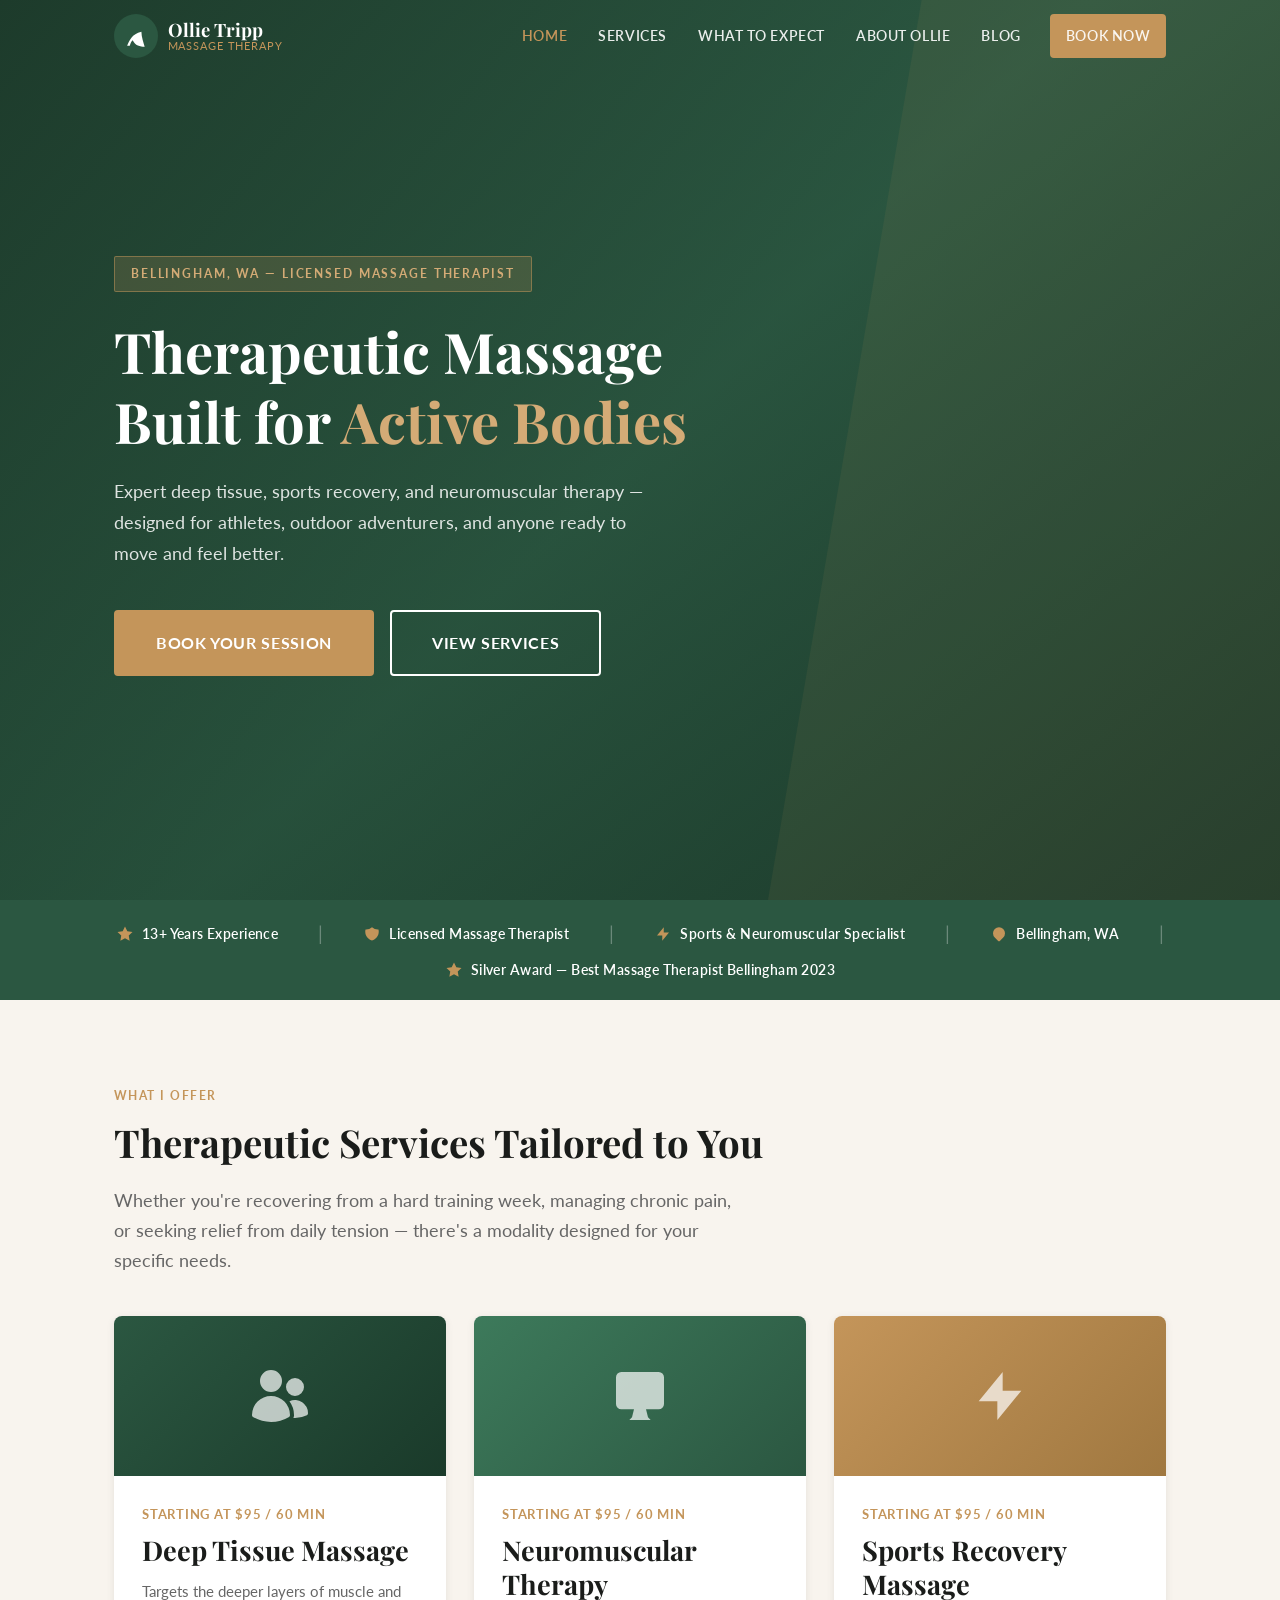
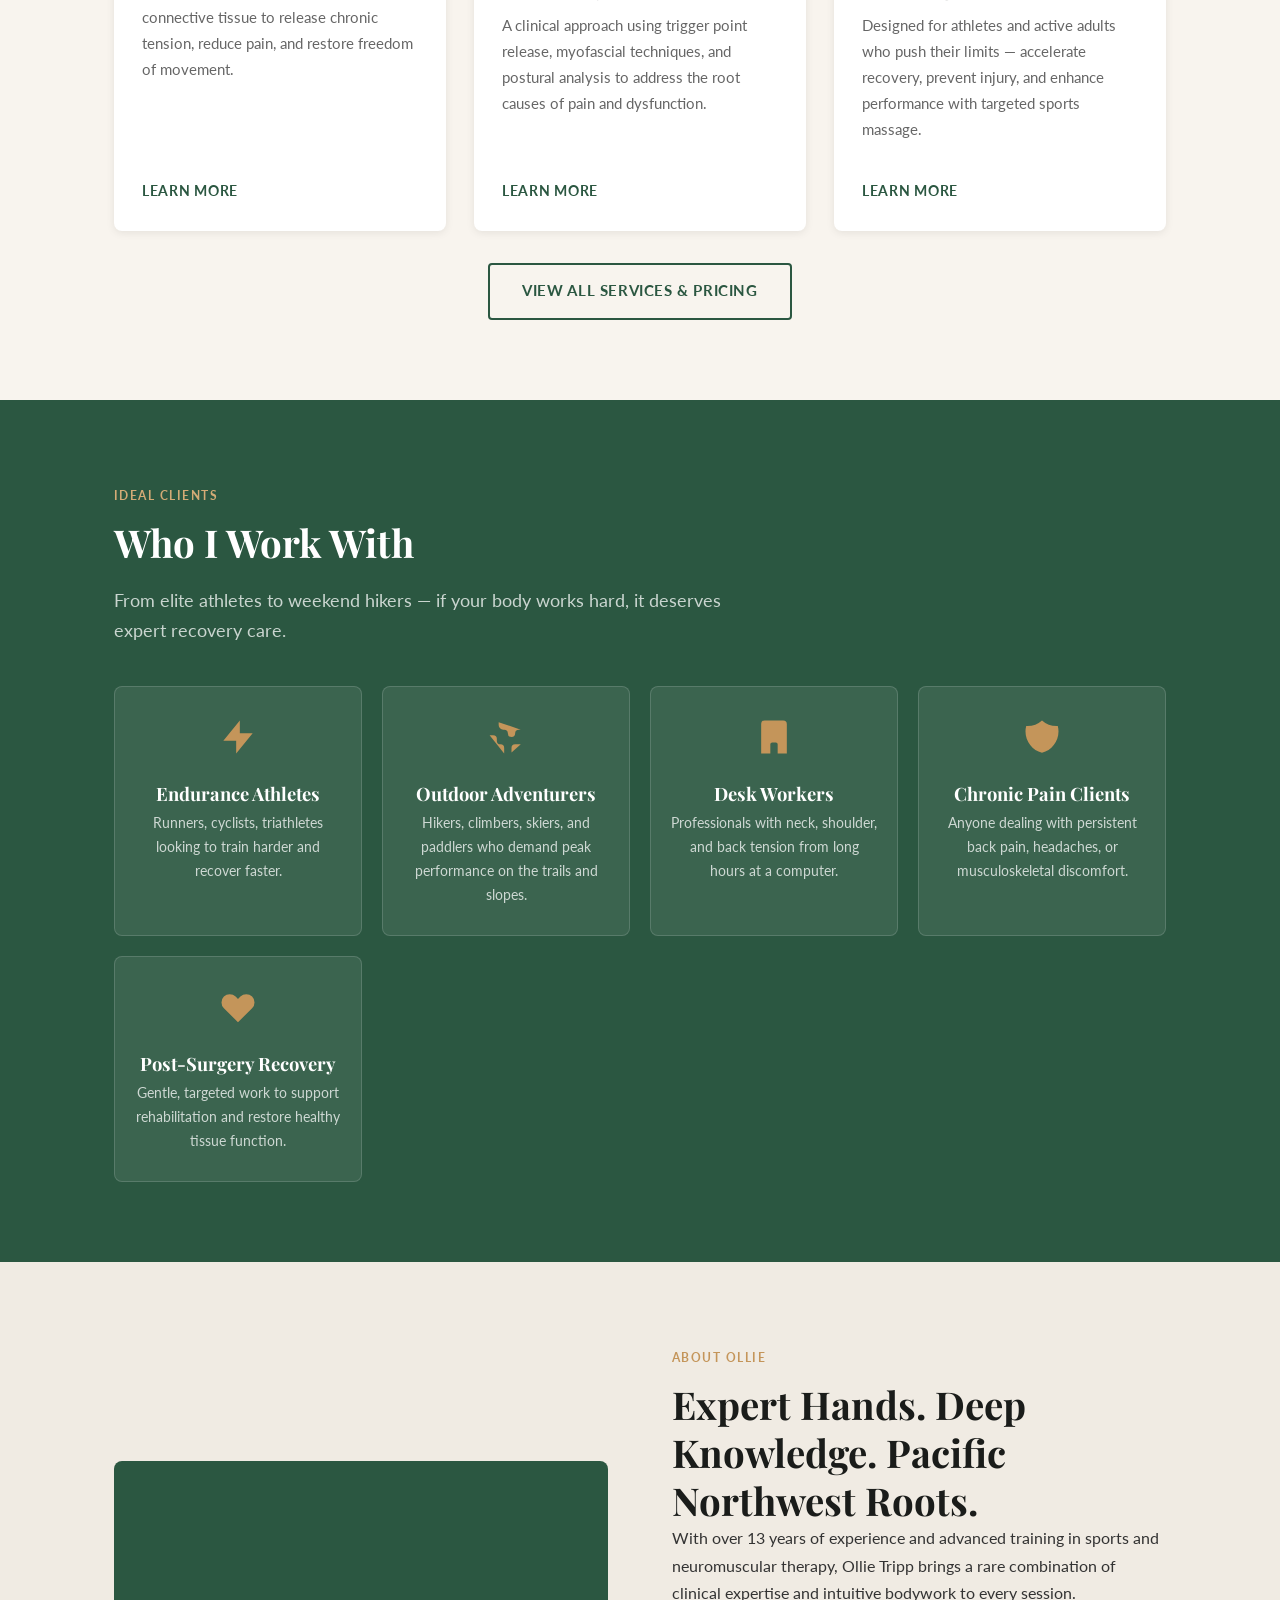
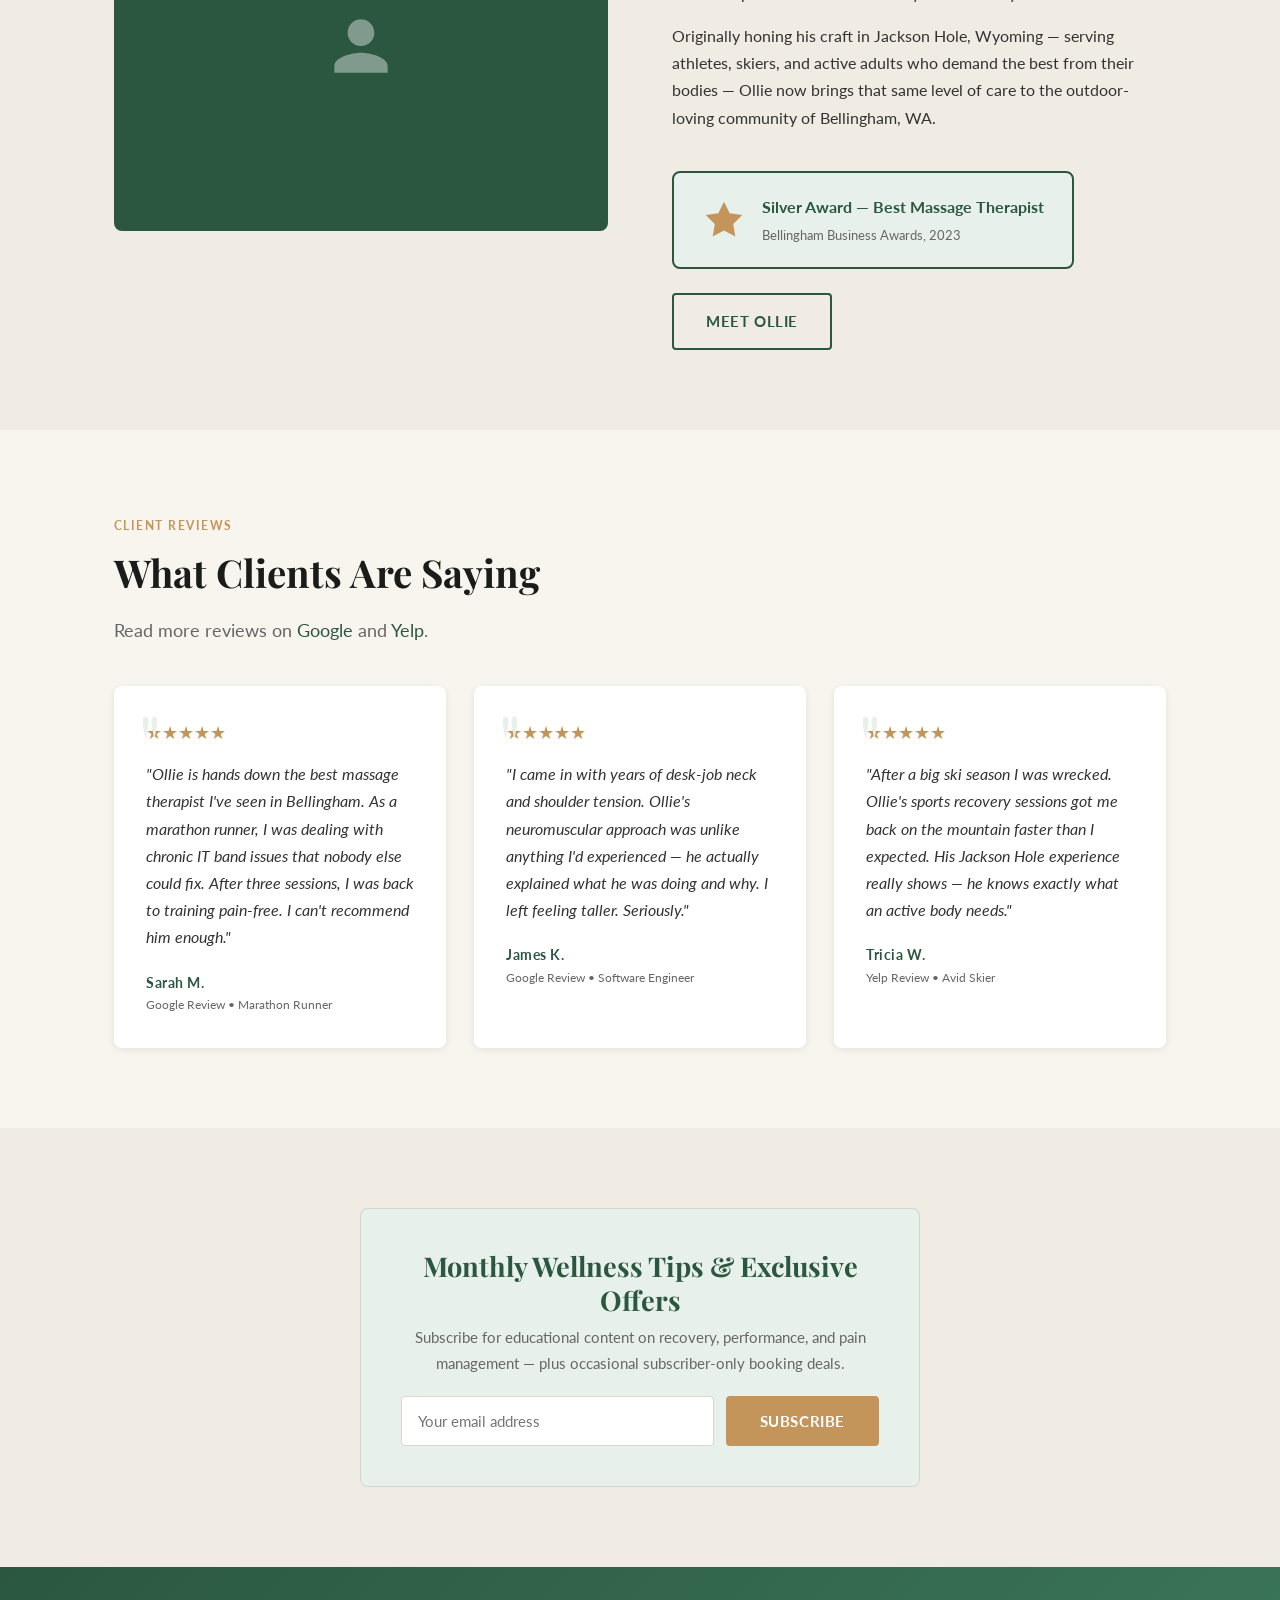
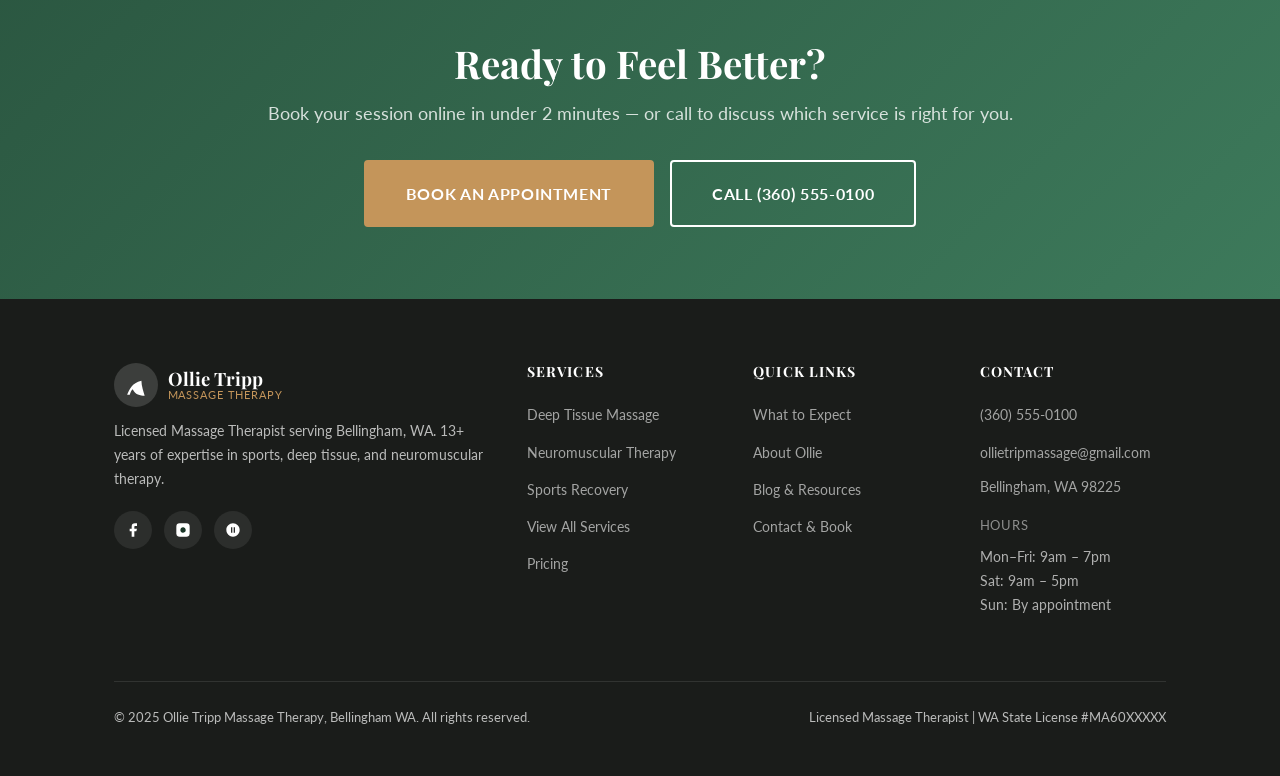
<file: website/index.html>
<!DOCTYPE html>
<html lang="en">
<head>
  <meta charset="UTF-8">
  <meta name="viewport" content="width=device-width, initial-scale=1.0">
  <title>Massage Therapy Bellingham WA | Sports &amp; Deep Tissue | Ollie Tripp</title>
  <meta name="description" content="Ollie Tripp is a licensed massage therapist in Bellingham, WA specializing in deep tissue, sports recovery, and neuromuscular therapy. 13+ years experience. Book online today.">
  <meta name="keywords" content="massage therapy Bellingham WA, deep tissue massage Bellingham, sports massage Bellingham, neuromuscular therapy, licensed massage therapist">
  <link rel="canonical" href="https://ollietrippmassage.com/">

  <!-- Open Graph -->
  <meta property="og:title" content="Massage Therapy Bellingham WA | Ollie Tripp">
  <meta property="og:description" content="13+ years of expert massage therapy in Bellingham, WA. Sports recovery, deep tissue, and neuromuscular therapy for athletes and active adults.">
  <meta property="og:type" content="website">
  <meta property="og:url" content="https://ollietrippmassage.com/">

  <!-- Google Fonts -->
  <link rel="preconnect" href="https://fonts.googleapis.com">
  <link rel="preconnect" href="https://fonts.gstatic.com" crossorigin>
  <link href="https://fonts.googleapis.com/css2?family=Playfair+Display:wght@400;600;700&family=Lato:wght@400;600;700&display=swap" rel="stylesheet">

  <link rel="stylesheet" href="css/styles.css">

  <style>
    /* Inline hero bg fallback if no image uploaded */
    .hero__bg {
      background:
        linear-gradient(135deg, rgba(27,55,40,0.88) 0%, rgba(43,87,65,0.72) 50%, rgba(27,55,40,0.82) 100%),
        linear-gradient(180deg, #2B5741 0%, #1a3a2a 100%);
    }
  </style>
</head>
<body>

  <!-- ===== NAVBAR ===== -->
  <nav class="navbar transparent" role="navigation" aria-label="Main navigation">
    <div class="navbar__inner">
      <a href="index.html" class="navbar__logo" aria-label="Ollie Tripp Massage Therapy home">
        <div class="navbar__logo-mark">
          <svg viewBox="0 0 24 24" xmlns="http://www.w3.org/2000/svg" aria-hidden="true">
            <path d="M17 8C8 10 5.9 16.17 3.82 21h2.45C7 19 7.5 17 9 16c2 5 7 6 11 6-1-4-3-9-3-14z"/>
          </svg>
        </div>
        <div class="navbar__logo-text">
          <span class="navbar__logo-name">Ollie Tripp</span>
          <span class="navbar__logo-tagline">Massage Therapy</span>
        </div>
      </a>
      <button class="navbar__hamburger" aria-label="Toggle menu" aria-expanded="false">
        <span></span><span></span><span></span>
      </button>
      <div class="navbar__nav-wrap">
        <ul class="navbar__nav">
          <li><a href="index.html">Home</a></li>
          <li><a href="services.html">Services</a></li>
          <li><a href="what-to-expect.html">What to Expect</a></li>
          <li><a href="about.html">About Ollie</a></li>
          <li><a href="blog.html">Blog</a></li>
          <li class="navbar__cta"><a href="contact.html" class="btn btn--primary">Book Now</a></li>
        </ul>
      </div>
    </div>
  </nav>

  <!-- ===== HERO ===== -->
  <section class="hero" aria-label="Hero">
    <div class="hero__bg"></div>
    <div class="hero__content">
      <span class="hero__eyebrow">Bellingham, WA &mdash; Licensed Massage Therapist</span>
      <h1 class="hero__title">
        Therapeutic Massage<br>
        Built for <span>Active Bodies</span>
      </h1>
      <p class="hero__subtitle">
        Expert deep tissue, sports recovery, and neuromuscular therapy — designed for athletes, outdoor adventurers, and anyone ready to move and feel better.
      </p>
      <div class="hero__actions">
        <a href="contact.html" class="btn btn--primary btn--lg">Book Your Session</a>
        <a href="services.html" class="btn btn--outline-white btn--lg">View Services</a>
      </div>
    </div>
  </section>

  <!-- ===== CREDENTIAL BAR ===== -->
  <div class="credential-bar" role="complementary" aria-label="Credentials">
    <div class="credential-bar__inner">
      <div class="cred-item">
        <svg viewBox="0 0 24 24" aria-hidden="true"><path d="M12 2l3.09 6.26L22 9.27l-5 4.87 1.18 6.88L12 17.77l-6.18 3.25L7 14.14 2 9.27l6.91-1.01L12 2z"/></svg>
        13+ Years Experience
      </div>
      <span class="cred-divider" aria-hidden="true">|</span>
      <div class="cred-item">
        <svg viewBox="0 0 24 24" aria-hidden="true"><path d="M9 12l2 2 4-4m5.618-4.016A11.955 11.955 0 0112 2.944a11.955 11.955 0 01-8.618 3.04A12.02 12.02 0 003 9c0 5.591 3.824 10.29 9 11.622 5.176-1.332 9-6.03 9-11.622 0-1.042-.133-2.052-.382-3.016z"/></svg>
        Licensed Massage Therapist
      </div>
      <span class="cred-divider" aria-hidden="true">|</span>
      <div class="cred-item">
        <svg viewBox="0 0 24 24" aria-hidden="true"><path d="M13 10V3L4 14h7v7l9-11h-7z"/></svg>
        Sports &amp; Neuromuscular Specialist
      </div>
      <span class="cred-divider" aria-hidden="true">|</span>
      <div class="cred-item">
        <svg viewBox="0 0 24 24" aria-hidden="true"><path d="M17.657 16.657L13.414 20.9a1.998 1.998 0 01-2.827 0l-4.244-4.243a8 8 0 1111.314 0z"/><path d="M15 11a3 3 0 11-6 0 3 3 0 016 0z"/></svg>
        Bellingham, WA
      </div>

      <!-- Award Badge inline -->
      <span class="cred-divider" aria-hidden="true">|</span>
      <div class="cred-item">
        <svg viewBox="0 0 24 24" aria-hidden="true"><path d="M12 2l3.09 6.26L22 9.27l-5 4.87 1.18 6.88L12 17.77l-6.18 3.25L7 14.14 2 9.27l6.91-1.01L12 2z"/></svg>
        Silver Award — Best Massage Therapist Bellingham 2023
      </div>
    </div>
  </div>

  <!-- ===== SERVICES OVERVIEW ===== -->
  <section class="section" aria-labelledby="services-heading">
    <div class="container">
      <span class="section-label">What I Offer</span>
      <h2 class="section-title" id="services-heading">Therapeutic Services Tailored to You</h2>
      <p class="section-subtitle">
        Whether you're recovering from a hard training week, managing chronic pain, or seeking relief from daily tension — there's a modality designed for your specific needs.
      </p>

      <div class="services-grid">

        <!-- Deep Tissue -->
        <article class="service-card">
          <div class="service-card__icon" style="background: linear-gradient(135deg, #2B5741, #1a3a2a);">
            <svg viewBox="0 0 24 24" aria-hidden="true"><path d="M4.5 6.375a4.125 4.125 0 118.25 0 4.125 4.125 0 01-8.25 0zM14.25 8.625a3.375 3.375 0 116.75 0 3.375 3.375 0 01-6.75 0zM1.5 19.125a7.125 7.125 0 0114.25 0v.003l-.001.119a.75.75 0 01-.363.63 13.067 13.067 0 01-6.761 1.873c-2.472 0-4.786-.684-6.76-1.873a.75.75 0 01-.364-.63l-.001-.122zM17.25 19.128l-.001.144a2.25 2.25 0 01-.233.96 10.088 10.088 0 005.06-1.01.75.75 0 00.42-.643 4.875 4.875 0 00-6.957-4.611 8.586 8.586 0 011.71 5.157v.003z"/></svg>
          </div>
          <div class="service-card__body">
            <span class="service-card__price">Starting at $95 / 60 min</span>
            <h3>Deep Tissue Massage</h3>
            <p>Targets the deeper layers of muscle and connective tissue to release chronic tension, reduce pain, and restore freedom of movement.</p>
            <a href="services/deep-tissue.html" class="service-card__link">
              Learn More
              <svg viewBox="0 0 24 24" width="16" height="16" fill="currentColor"><path d="M13 7l5 5m0 0l-5 5m5-5H6"/></svg>
            </a>
          </div>
        </article>

        <!-- Neuromuscular -->
        <article class="service-card">
          <div class="service-card__icon" style="background: linear-gradient(135deg, #3D7A5B, #2B5741);">
            <svg viewBox="0 0 24 24" aria-hidden="true"><path d="M9.75 17L9 20l-1 1h8l-1-1-.75-3M3 13h18M5 17h14a2 2 0 002-2V5a2 2 0 00-2-2H5a2 2 0 00-2 2v10a2 2 0 002 2z"/></svg>
          </div>
          <div class="service-card__body">
            <span class="service-card__price">Starting at $95 / 60 min</span>
            <h3>Neuromuscular Therapy</h3>
            <p>A clinical approach using trigger point release, myofascial techniques, and postural analysis to address the root causes of pain and dysfunction.</p>
            <a href="services/neuromuscular.html" class="service-card__link">
              Learn More
              <svg viewBox="0 0 24 24" width="16" height="16" fill="currentColor"><path d="M13 7l5 5m0 0l-5 5m5-5H6"/></svg>
            </a>
          </div>
        </article>

        <!-- Sports Recovery -->
        <article class="service-card">
          <div class="service-card__icon" style="background: linear-gradient(135deg, #C4955A, #a07840);">
            <svg viewBox="0 0 24 24" aria-hidden="true"><path d="M13 10V3L4 14h7v7l9-11h-7z"/></svg>
          </div>
          <div class="service-card__body">
            <span class="service-card__price">Starting at $95 / 60 min</span>
            <h3>Sports Recovery Massage</h3>
            <p>Designed for athletes and active adults who push their limits — accelerate recovery, prevent injury, and enhance performance with targeted sports massage.</p>
            <a href="services/sports-recovery.html" class="service-card__link">
              Learn More
              <svg viewBox="0 0 24 24" width="16" height="16" fill="currentColor"><path d="M13 7l5 5m0 0l-5 5m5-5H6"/></svg>
            </a>
          </div>
        </article>

      </div>

      <div class="text-center mt-2">
        <a href="services.html" class="btn btn--outline">View All Services &amp; Pricing</a>
      </div>
    </div>
  </section>

  <!-- ===== WHO I WORK WITH ===== -->
  <section class="section section--dark" aria-labelledby="who-heading">
    <div class="container">
      <span class="section-label" style="color:var(--color-accent-light)">Ideal Clients</span>
      <h2 class="section-title" id="who-heading">Who I Work With</h2>
      <p class="section-subtitle" style="color:rgba(255,255,255,0.75)">
        From elite athletes to weekend hikers — if your body works hard, it deserves expert recovery care.
      </p>

      <div class="who-grid">
        <div class="who-card">
          <svg viewBox="0 0 24 24" aria-hidden="true"><path d="M13 10V3L4 14h7v7l9-11h-7z"/></svg>
          <h4>Endurance Athletes</h4>
          <p>Runners, cyclists, triathletes looking to train harder and recover faster.</p>
        </div>
        <div class="who-card">
          <svg viewBox="0 0 24 24" aria-hidden="true"><path d="M3.055 11H5a2 2 0 012 2v1a2 2 0 002 2 2 2 0 012 2v2.945M8 3.935V5.5A2.5 2.5 0 0010.5 8h.5a2 2 0 012 2 2 2 0 104 0 2 2 0 012-2h1.064M15 20.488V18a2 2 0 012-2h3.064"/></svg>
          <h4>Outdoor Adventurers</h4>
          <p>Hikers, climbers, skiers, and paddlers who demand peak performance on the trails and slopes.</p>
        </div>
        <div class="who-card">
          <svg viewBox="0 0 24 24" aria-hidden="true"><path d="M19 21V5a2 2 0 00-2-2H7a2 2 0 00-2 2v16m14 0h2m-2 0h-5m-9 0H3m2 0h5M9 7h1m-1 4h1m4-4h1m-1 4h1m-5 10v-5a1 1 0 011-1h2a1 1 0 011 1v5m-4 0h4"/></svg>
          <h4>Desk Workers</h4>
          <p>Professionals with neck, shoulder, and back tension from long hours at a computer.</p>
        </div>
        <div class="who-card">
          <svg viewBox="0 0 24 24" aria-hidden="true"><path d="M9 12l2 2 4-4m5.618-4.016A11.955 11.955 0 0112 2.944a11.955 11.955 0 01-8.618 3.04A12.02 12.02 0 003 9c0 5.591 3.824 10.29 9 11.622 5.176-1.332 9-6.03 9-11.622 0-1.042-.133-2.052-.382-3.016z"/></svg>
          <h4>Chronic Pain Clients</h4>
          <p>Anyone dealing with persistent back pain, headaches, or musculoskeletal discomfort.</p>
        </div>
        <div class="who-card">
          <svg viewBox="0 0 24 24" aria-hidden="true"><path d="M4.318 6.318a4.5 4.5 0 000 6.364L12 20.364l7.682-7.682a4.5 4.5 0 00-6.364-6.364L12 7.636l-1.318-1.318a4.5 4.5 0 00-6.364 0z"/></svg>
          <h4>Post-Surgery Recovery</h4>
          <p>Gentle, targeted work to support rehabilitation and restore healthy tissue function.</p>
        </div>
      </div>
    </div>
  </section>

  <!-- ===== ABOUT SNAPSHOT ===== -->
  <section class="section section--alt" aria-labelledby="about-snapshot-heading">
    <div class="container">
      <div class="two-col">
        <div class="two-col__image">
          <!-- Replace with <img src="images/ollie-portrait.jpg" alt="Ollie Tripp, Licensed Massage Therapist"> -->
          <svg viewBox="0 0 24 24" aria-hidden="true"><path d="M12 12c2.21 0 4-1.79 4-4s-1.79-4-4-4-4 1.79-4 4 1.79 4 4 4zm0 2c-2.67 0-8 1.34-8 4v2h16v-2c0-2.66-5.33-4-8-4z"/></svg>
        </div>
        <div>
          <span class="section-label">About Ollie</span>
          <h2 id="about-snapshot-heading">Expert Hands. Deep Knowledge. Pacific Northwest Roots.</h2>
          <p>
            With over 13 years of experience and advanced training in sports and neuromuscular therapy, Ollie Tripp brings a rare combination of clinical expertise and intuitive bodywork to every session.
          </p>
          <p>
            Originally honing his craft in Jackson Hole, Wyoming — serving athletes, skiers, and active adults who demand the best from their bodies — Ollie now brings that same level of care to the outdoor-loving community of Bellingham, WA.
          </p>

          <div class="award-badge" style="margin:1.5rem 0;">
            <svg viewBox="0 0 24 24" aria-hidden="true"><path d="M12 2l3.09 6.26L22 9.27l-5 4.87 1.18 6.88L12 17.77l-6.18 3.25L7 14.14 2 9.27l6.91-1.01L12 2z"/></svg>
            <div class="award-badge__text">
              <strong>Silver Award — Best Massage Therapist</strong>
              <span>Bellingham Business Awards, 2023</span>
            </div>
          </div>

          <a href="about.html" class="btn btn--outline">Meet Ollie</a>
        </div>
      </div>
    </div>
  </section>

  <!-- ===== TESTIMONIALS ===== -->
  <section class="section" aria-labelledby="testimonials-heading">
    <div class="container">
      <span class="section-label">Client Reviews</span>
      <h2 class="section-title" id="testimonials-heading">What Clients Are Saying</h2>
      <p class="section-subtitle">
        Read more reviews on <a href="https://www.google.com/maps/search/ollie+tripp+massage+bellingham" target="_blank" rel="noopener">Google</a> and <a href="https://www.yelp.com/biz/ollie-tripp-massage-bellingham" target="_blank" rel="noopener">Yelp</a>.
      </p>

      <div class="testimonials-grid">

        <article class="testimonial-card">
          <div class="testimonial-card__stars" aria-label="5 stars">&#9733;&#9733;&#9733;&#9733;&#9733;</div>
          <p class="testimonial-card__text">
            "Ollie is hands down the best massage therapist I've seen in Bellingham. As a marathon runner, I was dealing with chronic IT band issues that nobody else could fix. After three sessions, I was back to training pain-free. I can't recommend him enough."
          </p>
          <div class="testimonial-card__author">Sarah M.</div>
          <div class="testimonial-card__source">Google Review &bull; Marathon Runner</div>
        </article>

        <article class="testimonial-card">
          <div class="testimonial-card__stars" aria-label="5 stars">&#9733;&#9733;&#9733;&#9733;&#9733;</div>
          <p class="testimonial-card__text">
            "I came in with years of desk-job neck and shoulder tension. Ollie's neuromuscular approach was unlike anything I'd experienced — he actually explained what he was doing and why. I left feeling taller. Seriously."
          </p>
          <div class="testimonial-card__author">James K.</div>
          <div class="testimonial-card__source">Google Review &bull; Software Engineer</div>
        </article>

        <article class="testimonial-card">
          <div class="testimonial-card__stars" aria-label="5 stars">&#9733;&#9733;&#9733;&#9733;&#9733;</div>
          <p class="testimonial-card__text">
            "After a big ski season I was wrecked. Ollie's sports recovery sessions got me back on the mountain faster than I expected. His Jackson Hole experience really shows — he knows exactly what an active body needs."
          </p>
          <div class="testimonial-card__author">Tricia W.</div>
          <div class="testimonial-card__source">Yelp Review &bull; Avid Skier</div>
        </article>

      </div>
    </div>
  </section>

  <!-- ===== EMAIL CAPTURE ===== -->
  <section class="section section--alt" aria-labelledby="subscribe-heading">
    <div class="container">
      <div class="email-capture">
        <h3 id="subscribe-heading">Monthly Wellness Tips &amp; Exclusive Offers</h3>
        <p>Subscribe for educational content on recovery, performance, and pain management — plus occasional subscriber-only booking deals.</p>
        <form class="email-capture__form" action="send_email.php" method="POST" aria-label="Subscribe form">
          <input type="email" name="email" placeholder="Your email address" required aria-label="Email address">
          <button type="submit" class="btn btn--primary">Subscribe</button>
        </form>
      </div>
    </div>
  </section>

  <!-- ===== BOOKING CTA ===== -->
  <div class="cta-banner">
    <div class="container">
      <h2>Ready to Feel Better?</h2>
      <p>Book your session online in under 2 minutes — or call to discuss which service is right for you.</p>
      <div style="display:flex;gap:1rem;justify-content:center;flex-wrap:wrap;">
        <a href="contact.html" class="btn btn--primary btn--lg">Book an Appointment</a>
        <a href="tel:+1-360-555-0100" class="btn btn--outline-white btn--lg">Call (360) 555-0100</a>
      </div>
    </div>
  </div>

  <!-- ===== FOOTER ===== -->
  <footer class="footer">
    <div class="container">
      <div class="footer__grid">
        <div class="footer__brand">
          <a href="index.html" class="navbar__logo" aria-label="Home">
            <div class="navbar__logo-mark" style="background:rgba(255,255,255,0.15)">
              <svg viewBox="0 0 24 24" aria-hidden="true"><path d="M17 8C8 10 5.9 16.17 3.82 21h2.45C7 19 7.5 17 9 16c2 5 7 6 11 6-1-4-3-9-3-14z"/></svg>
            </div>
            <div class="navbar__logo-text">
              <span class="navbar__logo-name">Ollie Tripp</span>
              <span class="navbar__logo-tagline">Massage Therapy</span>
            </div>
          </a>
          <p class="footer__tagline">Licensed Massage Therapist serving Bellingham, WA. 13+ years of expertise in sports, deep tissue, and neuromuscular therapy.</p>
          <div class="footer__social">
            <a href="https://facebook.com" aria-label="Facebook" target="_blank" rel="noopener">
              <svg viewBox="0 0 24 24"><path d="M18 2h-3a5 5 0 00-5 5v3H7v4h3v8h4v-8h3l1-4h-4V7a1 1 0 011-1h3z"/></svg>
            </a>
            <a href="https://instagram.com" aria-label="Instagram" target="_blank" rel="noopener">
              <svg viewBox="0 0 24 24"><rect x="2" y="2" width="20" height="20" rx="5" ry="5"/><path d="M16 11.37A4 4 0 1112.63 8 4 4 0 0116 11.37z" fill="rgba(27,55,40,1)"/><line x1="17.5" y1="6.5" x2="17.51" y2="6.5" stroke="white" stroke-width="2"/></svg>
            </a>
            <a href="https://www.yelp.com/biz/ollie-tripp-massage-bellingham" aria-label="Yelp" target="_blank" rel="noopener">
              <svg viewBox="0 0 24 24"><path d="M12 2C6.48 2 2 6.48 2 12s4.48 10 10 10 10-4.48 10-10S17.52 2 12 2zm-1 14H9V8h2v8zm4 0h-2V8h2v8z"/></svg>
            </a>
          </div>
        </div>
        <div>
          <h4>Services</h4>
          <ul>
            <li><a href="services/deep-tissue.html">Deep Tissue Massage</a></li>
            <li><a href="services/neuromuscular.html">Neuromuscular Therapy</a></li>
            <li><a href="services/sports-recovery.html">Sports Recovery</a></li>
            <li><a href="services.html">View All Services</a></li>
            <li><a href="services.html#pricing">Pricing</a></li>
          </ul>
        </div>
        <div>
          <h4>Quick Links</h4>
          <ul>
            <li><a href="what-to-expect.html">What to Expect</a></li>
            <li><a href="about.html">About Ollie</a></li>
            <li><a href="blog.html">Blog &amp; Resources</a></li>
            <li><a href="contact.html">Contact &amp; Book</a></li>
          </ul>
        </div>
        <div>
          <h4>Contact</h4>
          <ul>
            <li><a href="tel:+1-360-555-0100">(360) 555-0100</a></li>
            <li><a href="mailto:ollietripmassage@gmail.com">ollietripmassage@gmail.com</a></li>
            <li style="color:rgba(255,255,255,0.6);font-size:.9rem;">Bellingham, WA 98225</li>
          </ul>
          <div style="margin-top:1rem;">
            <p style="font-size:.8rem;letter-spacing:.06em;text-transform:uppercase;color:rgba(255,255,255,.5);margin-bottom:.5rem;">Hours</p>
            <p style="font-size:.88rem;color:rgba(255,255,255,.65);">Mon–Fri: 9am – 7pm<br>Sat: 9am – 5pm<br>Sun: By appointment</p>
          </div>
        </div>
      </div>
      <div class="footer__bottom">
        <p>&copy; 2025 Ollie Tripp Massage Therapy, Bellingham WA. All rights reserved.</p>
        <p>Licensed Massage Therapist | WA State License #MA60XXXXX</p>
      </div>
    </div>
  </footer>

  <script src="js/main.js"></script>
</body>
</html>
</file>
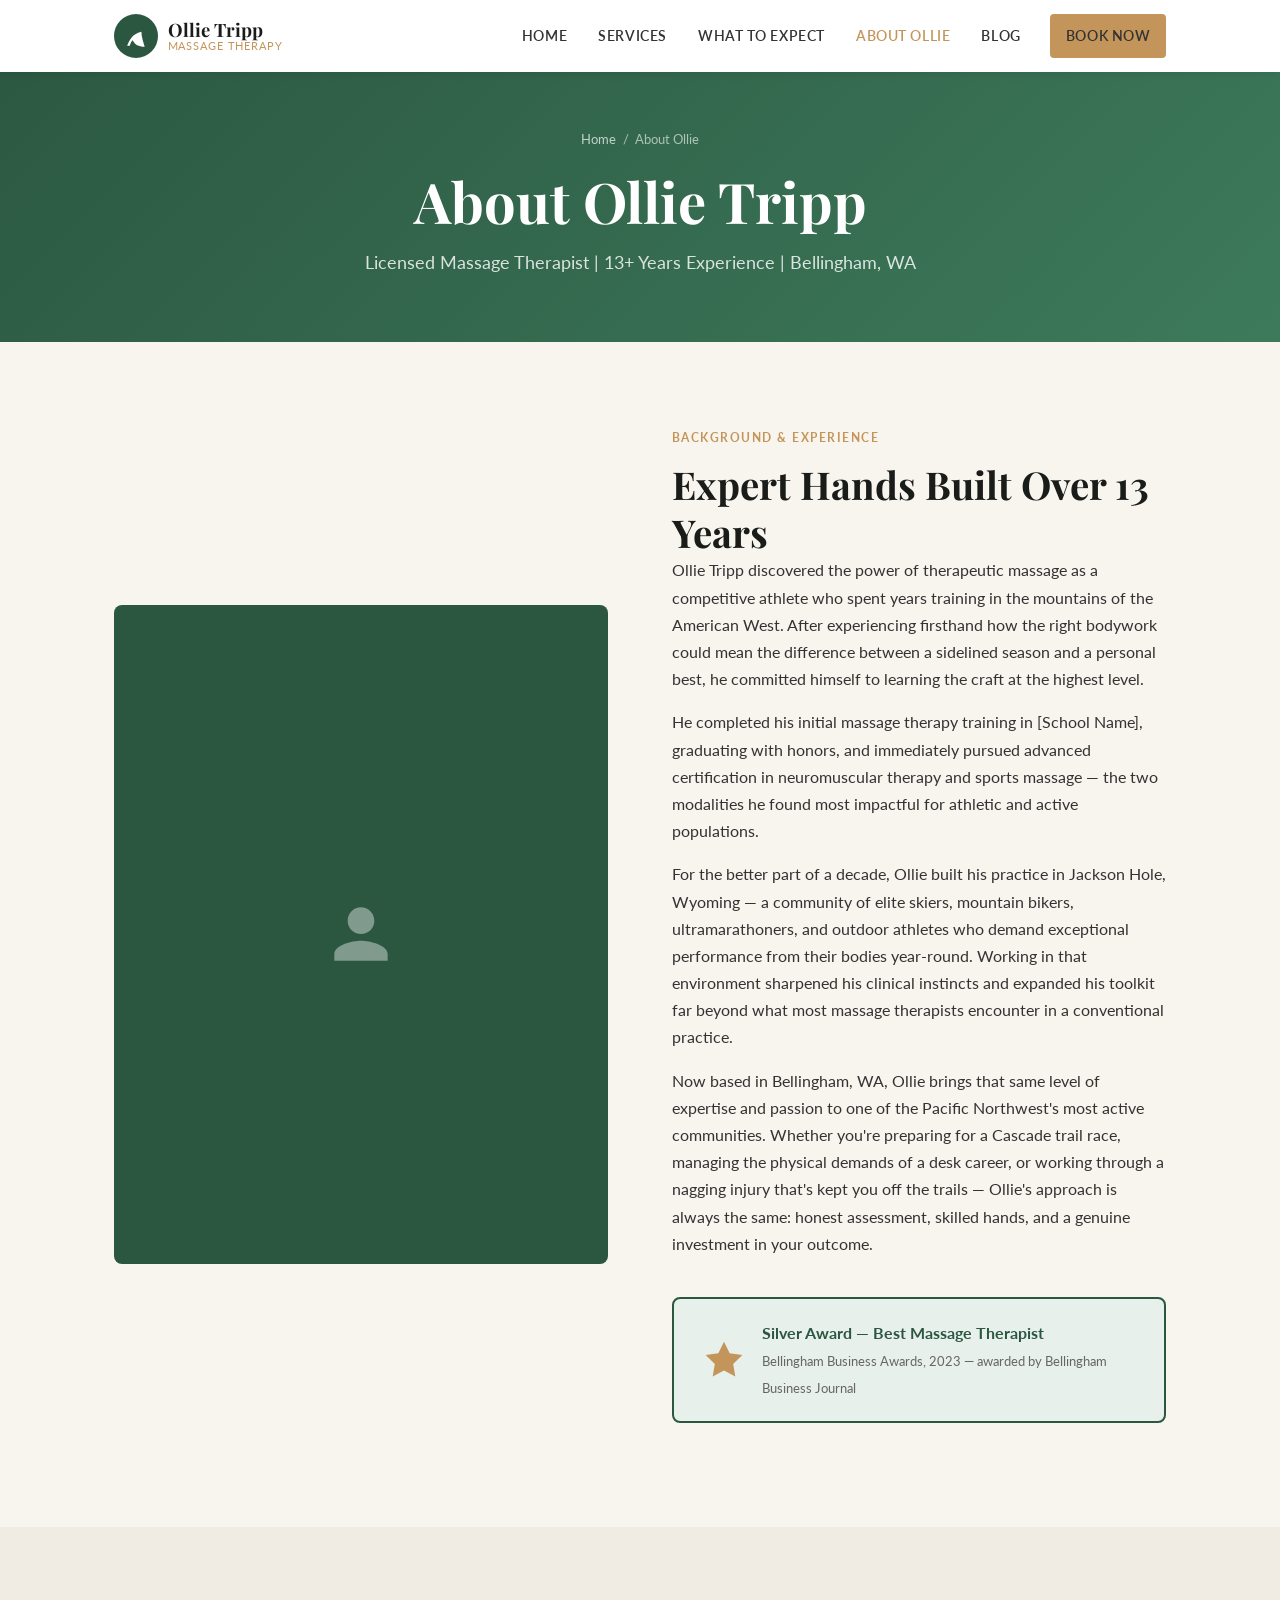
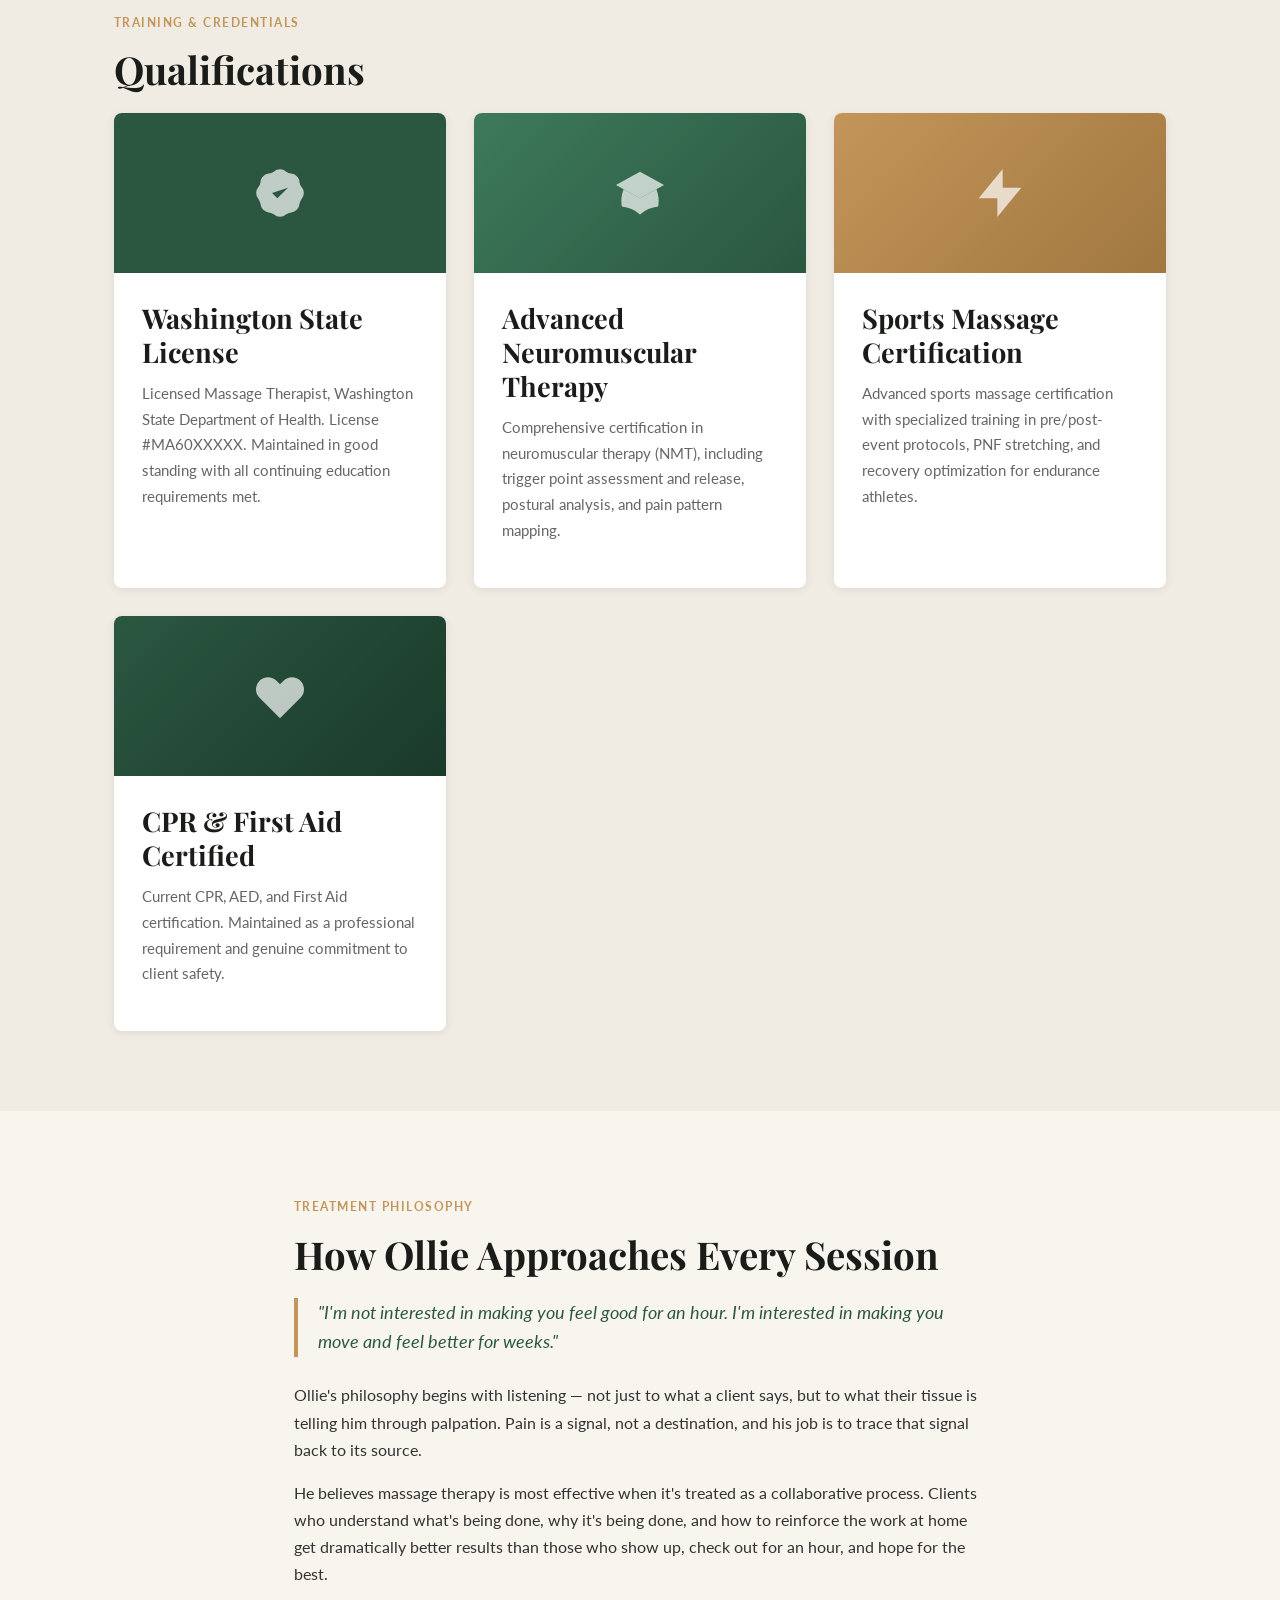
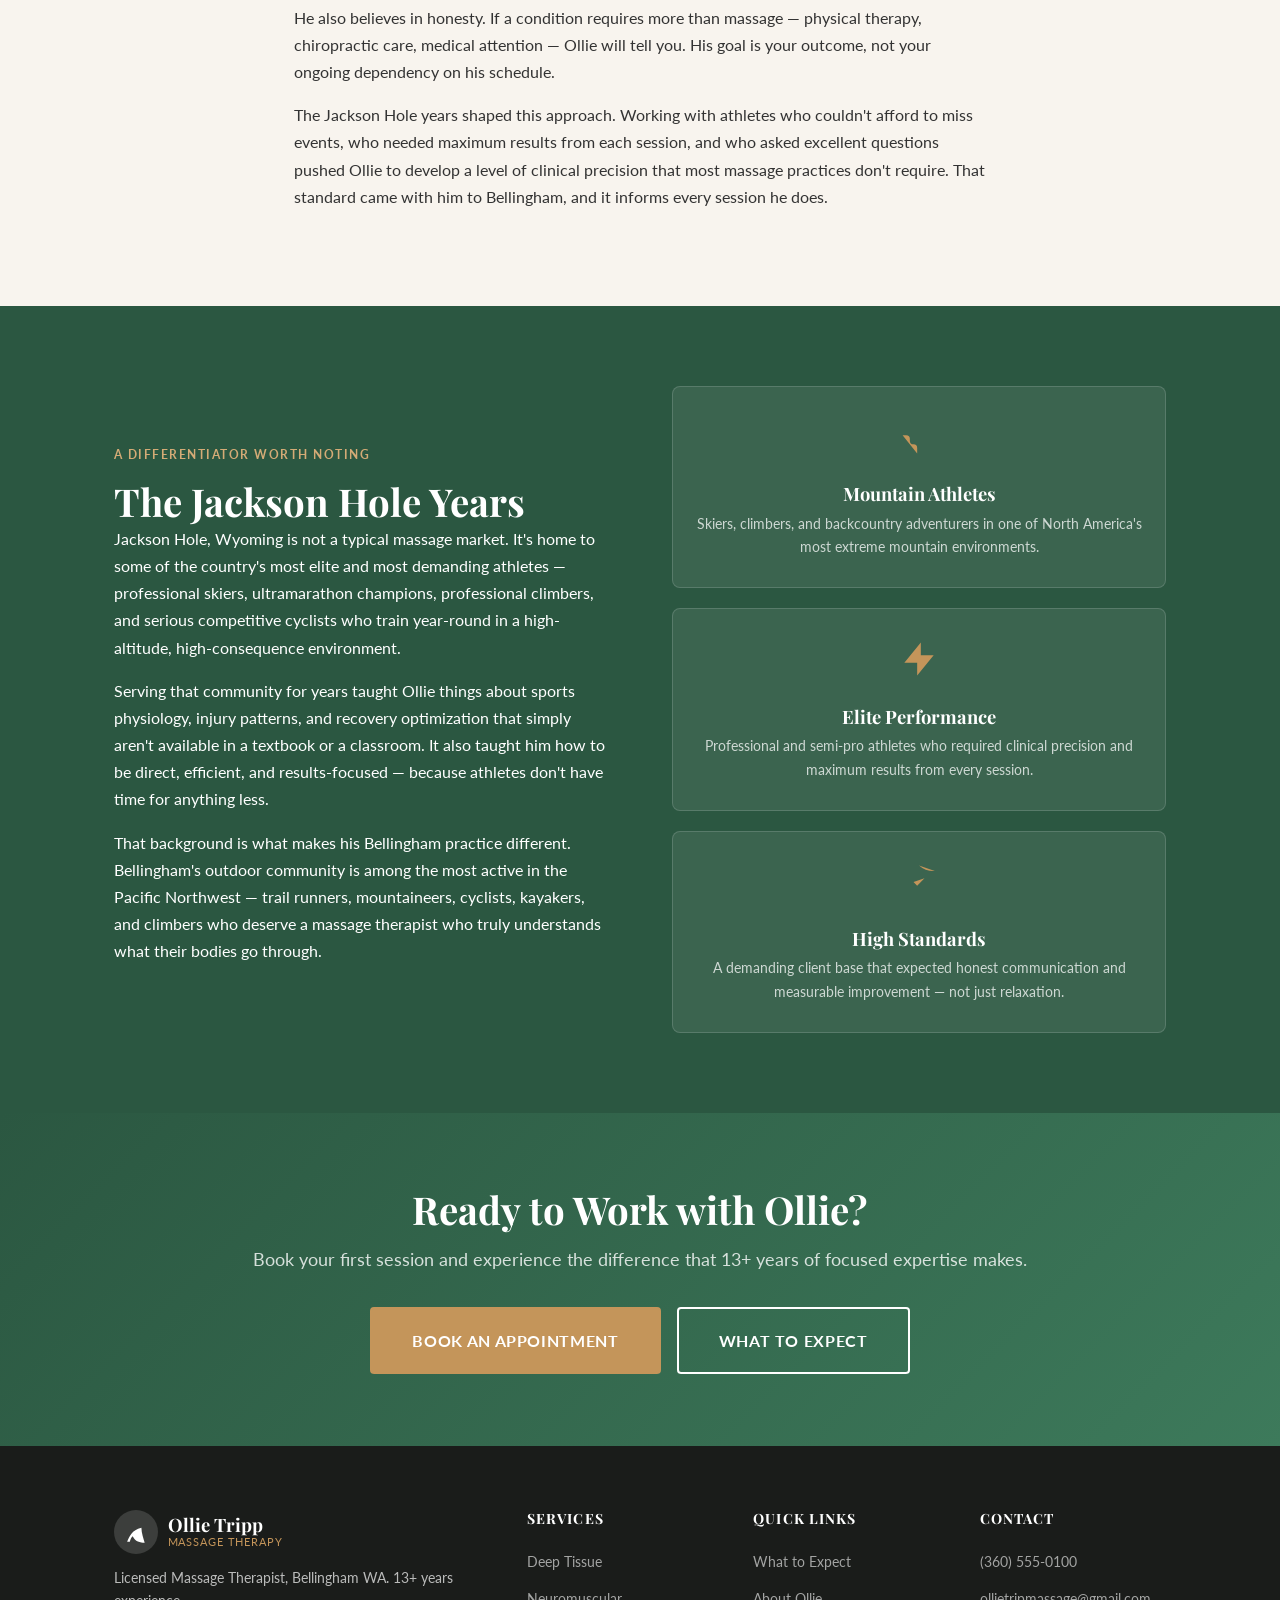
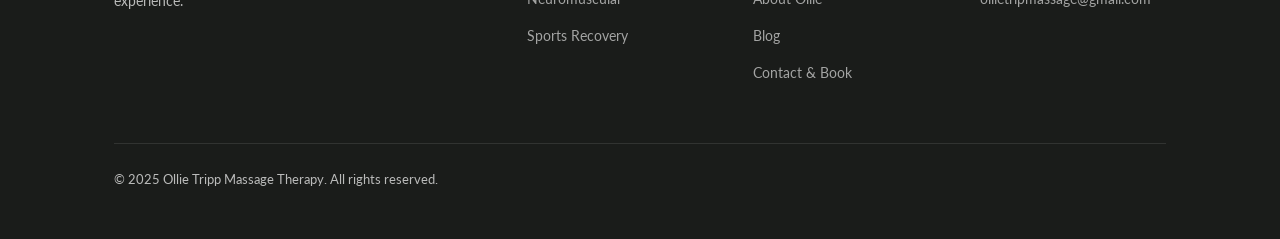
<file: website/about.html>
<!DOCTYPE html>
<html lang="en">
<head>
  <meta charset="UTF-8">
  <meta name="viewport" content="width=device-width, initial-scale=1.0">
  <title>About Ollie Tripp | Licensed Massage Therapist Bellingham WA | 13 Years Experience</title>
  <meta name="description" content="Meet Ollie Tripp — licensed massage therapist in Bellingham, WA with 13+ years of experience. Jackson Hole background, advanced sports and neuromuscular training, dedicated to helping athletes and active adults thrive.">
  <link rel="preconnect" href="https://fonts.googleapis.com">
  <link rel="preconnect" href="https://fonts.gstatic.com" crossorigin>
  <link href="https://fonts.googleapis.com/css2?family=Playfair+Display:wght@400;600;700&family=Lato:wght@400;600;700&display=swap" rel="stylesheet">
  <link rel="stylesheet" href="css/styles.css">
</head>
<body>

  <nav class="navbar scrolled" role="navigation" aria-label="Main navigation">
    <div class="navbar__inner">
      <a href="index.html" class="navbar__logo"><div class="navbar__logo-mark"><svg viewBox="0 0 24 24"><path d="M17 8C8 10 5.9 16.17 3.82 21h2.45C7 19 7.5 17 9 16c2 5 7 6 11 6-1-4-3-9-3-14z"/></svg></div><div class="navbar__logo-text"><span class="navbar__logo-name">Ollie Tripp</span><span class="navbar__logo-tagline">Massage Therapy</span></div></a>
      <button class="navbar__hamburger" aria-label="Toggle menu" aria-expanded="false"><span></span><span></span><span></span></button>
      <div class="navbar__nav-wrap">
        <ul class="navbar__nav">
          <li><a href="index.html">Home</a></li>
          <li><a href="services.html">Services</a></li>
          <li><a href="what-to-expect.html">What to Expect</a></li>
          <li><a href="about.html">About Ollie</a></li>
          <li><a href="blog.html">Blog</a></li>
          <li class="navbar__cta"><a href="contact.html" class="btn btn--primary">Book Now</a></li>
        </ul>
      </div>
    </div>
  </nav>

  <div class="page-hero">
    <div class="container">
      <nav class="breadcrumb" aria-label="Breadcrumb"><a href="index.html">Home</a> <span>/</span> <span>About Ollie</span></nav>
      <h1>About Ollie Tripp</h1>
      <p>Licensed Massage Therapist | 13+ Years Experience | Bellingham, WA</p>
    </div>
  </div>

  <!-- BIO -->
  <section class="section">
    <div class="container">
      <div class="two-col">
        <div class="two-col__image" style="aspect-ratio:3/4;">
          <!-- Replace with: <img src="images/ollie-tripp-portrait.jpg" alt="Ollie Tripp, Licensed Massage Therapist in Bellingham WA"> -->
          <svg viewBox="0 0 24 24" aria-hidden="true"><path d="M12 12c2.21 0 4-1.79 4-4s-1.79-4-4-4-4 1.79-4 4 1.79 4 4 4zm0 2c-2.67 0-8 1.34-8 4v2h16v-2c0-2.66-5.33-4-8-4z"/></svg>
        </div>
        <div>
          <span class="section-label">Background &amp; Experience</span>
          <h2>Expert Hands Built Over 13 Years</h2>
          <p>
            Ollie Tripp discovered the power of therapeutic massage as a competitive athlete who spent years training in the mountains of the American West. After experiencing firsthand how the right bodywork could mean the difference between a sidelined season and a personal best, he committed himself to learning the craft at the highest level.
          </p>
          <p>
            He completed his initial massage therapy training in [School Name], graduating with honors, and immediately pursued advanced certification in neuromuscular therapy and sports massage — the two modalities he found most impactful for athletic and active populations.
          </p>
          <p>
            For the better part of a decade, Ollie built his practice in Jackson Hole, Wyoming — a community of elite skiers, mountain bikers, ultramarathoners, and outdoor athletes who demand exceptional performance from their bodies year-round. Working in that environment sharpened his clinical instincts and expanded his toolkit far beyond what most massage therapists encounter in a conventional practice.
          </p>
          <p>
            Now based in Bellingham, WA, Ollie brings that same level of expertise and passion to one of the Pacific Northwest's most active communities. Whether you're preparing for a Cascade trail race, managing the physical demands of a desk career, or working through a nagging injury that's kept you off the trails — Ollie's approach is always the same: honest assessment, skilled hands, and a genuine investment in your outcome.
          </p>

          <div class="award-badge" style="margin:1.5rem 0;">
            <svg viewBox="0 0 24 24"><path d="M12 2l3.09 6.26L22 9.27l-5 4.87 1.18 6.88L12 17.77l-6.18 3.25L7 14.14 2 9.27l6.91-1.01L12 2z"/></svg>
            <div class="award-badge__text">
              <strong>Silver Award — Best Massage Therapist</strong>
              <span>Bellingham Business Awards, 2023 — awarded by Bellingham Business Journal</span>
            </div>
          </div>
        </div>
      </div>
    </div>
  </section>

  <!-- CREDENTIALS -->
  <section class="section section--alt">
    <div class="container">
      <span class="section-label">Training &amp; Credentials</span>
      <h2 class="section-title">Qualifications</h2>

      <div class="services-grid">
        <div class="service-card">
          <div class="service-card__icon"><svg viewBox="0 0 24 24"><path d="M9 12l2 2 4-4M7.835 4.697a3.42 3.42 0 001.946-.806 3.42 3.42 0 014.438 0 3.42 3.42 0 001.946.806 3.42 3.42 0 013.138 3.138 3.42 3.42 0 00.806 1.946 3.42 3.42 0 010 4.438 3.42 3.42 0 00-.806 1.946 3.42 3.42 0 01-3.138 3.138 3.42 3.42 0 00-1.946.806 3.42 3.42 0 01-4.438 0 3.42 3.42 0 00-1.946-.806 3.42 3.42 0 01-3.138-3.138 3.42 3.42 0 00-.806-1.946 3.42 3.42 0 010-4.438 3.42 3.42 0 00.806-1.946 3.42 3.42 0 013.138-3.138z"/></svg></div>
          <div class="service-card__body">
            <h3>Washington State License</h3>
            <p>Licensed Massage Therapist, Washington State Department of Health. License #MA60XXXXX. Maintained in good standing with all continuing education requirements met.</p>
          </div>
        </div>
        <div class="service-card">
          <div class="service-card__icon" style="background:linear-gradient(135deg,#3D7A5B,#2B5741)"><svg viewBox="0 0 24 24"><path d="M12 14l9-5-9-5-9 5 9 5z"/><path d="M12 14l6.16-3.422a12.083 12.083 0 01.665 6.479A11.952 11.952 0 0012 20.055a11.952 11.952 0 00-6.824-2.998 12.078 12.078 0 01.665-6.479L12 14z"/></svg></div>
          <div class="service-card__body">
            <h3>Advanced Neuromuscular Therapy</h3>
            <p>Comprehensive certification in neuromuscular therapy (NMT), including trigger point assessment and release, postural analysis, and pain pattern mapping.</p>
          </div>
        </div>
        <div class="service-card">
          <div class="service-card__icon" style="background:linear-gradient(135deg,#C4955A,#a07840)"><svg viewBox="0 0 24 24"><path d="M13 10V3L4 14h7v7l9-11h-7z"/></svg></div>
          <div class="service-card__body">
            <h3>Sports Massage Certification</h3>
            <p>Advanced sports massage certification with specialized training in pre/post-event protocols, PNF stretching, and recovery optimization for endurance athletes.</p>
          </div>
        </div>
        <div class="service-card">
          <div class="service-card__icon" style="background:linear-gradient(135deg,#2B5741,#1a3a2a)"><svg viewBox="0 0 24 24"><path d="M4.318 6.318a4.5 4.5 0 000 6.364L12 20.364l7.682-7.682a4.5 4.5 0 00-6.364-6.364L12 7.636l-1.318-1.318a4.5 4.5 0 00-6.364 0z"/></svg></div>
          <div class="service-card__body">
            <h3>CPR &amp; First Aid Certified</h3>
            <p>Current CPR, AED, and First Aid certification. Maintained as a professional requirement and genuine commitment to client safety.</p>
          </div>
        </div>
      </div>
    </div>
  </section>

  <!-- PHILOSOPHY -->
  <section class="section">
    <div class="container" style="max-width:740px;">
      <span class="section-label">Treatment Philosophy</span>
      <h2 class="section-title">How Ollie Approaches Every Session</h2>

      <p style="font-size:1.1rem;font-style:italic;color:var(--color-primary);border-left:4px solid var(--color-accent);padding-left:1.25rem;margin-bottom:1.5rem;">
        "I'm not interested in making you feel good for an hour. I'm interested in making you move and feel better for weeks."
      </p>

      <p>Ollie's philosophy begins with listening — not just to what a client says, but to what their tissue is telling him through palpation. Pain is a signal, not a destination, and his job is to trace that signal back to its source.</p>

      <p>He believes massage therapy is most effective when it's treated as a collaborative process. Clients who understand what's being done, why it's being done, and how to reinforce the work at home get dramatically better results than those who show up, check out for an hour, and hope for the best.</p>

      <p>He also believes in honesty. If a condition requires more than massage — physical therapy, chiropractic care, medical attention — Ollie will tell you. His goal is your outcome, not your ongoing dependency on his schedule.</p>

      <p>The Jackson Hole years shaped this approach. Working with athletes who couldn't afford to miss events, who needed maximum results from each session, and who asked excellent questions pushed Ollie to develop a level of clinical precision that most massage practices don't require. That standard came with him to Bellingham, and it informs every session he does.</p>
    </div>
  </section>

  <!-- JACKSON HOLE -->
  <section class="section section--dark">
    <div class="container">
      <div class="two-col">
        <div>
          <span class="section-label" style="color:var(--color-accent-light)">A Differentiator Worth Noting</span>
          <h2>The Jackson Hole Years</h2>
          <p>Jackson Hole, Wyoming is not a typical massage market. It's home to some of the country's most elite and most demanding athletes — professional skiers, ultramarathon champions, professional climbers, and serious competitive cyclists who train year-round in a high-altitude, high-consequence environment.</p>
          <p>Serving that community for years taught Ollie things about sports physiology, injury patterns, and recovery optimization that simply aren't available in a textbook or a classroom. It also taught him how to be direct, efficient, and results-focused — because athletes don't have time for anything less.</p>
          <p>That background is what makes his Bellingham practice different. Bellingham's outdoor community is among the most active in the Pacific Northwest — trail runners, mountaineers, cyclists, kayakers, and climbers who deserve a massage therapist who truly understands what their bodies go through.</p>
        </div>
        <div style="display:flex;flex-direction:column;gap:1.25rem;">
          <div class="who-card"><svg viewBox="0 0 24 24"><path d="M3.055 11H5a2 2 0 012 2v1a2 2 0 002 2 2 2 0 012 2v2.945"/></svg><h4>Mountain Athletes</h4><p>Skiers, climbers, and backcountry adventurers in one of North America's most extreme mountain environments.</p></div>
          <div class="who-card"><svg viewBox="0 0 24 24"><path d="M13 10V3L4 14h7v7l9-11h-7z"/></svg><h4>Elite Performance</h4><p>Professional and semi-pro athletes who required clinical precision and maximum results from every session.</p></div>
          <div class="who-card"><svg viewBox="0 0 24 24"><path d="M9 12l2 2 4-4m5.618-4.016A11.955 11.955 0 0112 2.944"/></svg><h4>High Standards</h4><p>A demanding client base that expected honest communication and measurable improvement — not just relaxation.</p></div>
        </div>
      </div>
    </div>
  </section>

  <div class="cta-banner">
    <div class="container">
      <h2>Ready to Work with Ollie?</h2>
      <p>Book your first session and experience the difference that 13+ years of focused expertise makes.</p>
      <div style="display:flex;gap:1rem;justify-content:center;flex-wrap:wrap;">
        <a href="contact.html" class="btn btn--primary btn--lg">Book an Appointment</a>
        <a href="what-to-expect.html" class="btn btn--outline-white btn--lg">What to Expect</a>
      </div>
    </div>
  </div>

  <footer class="footer"><div class="container"><div class="footer__grid"><div class="footer__brand"><a href="index.html" class="navbar__logo"><div class="navbar__logo-mark" style="background:rgba(255,255,255,0.15)"><svg viewBox="0 0 24 24"><path d="M17 8C8 10 5.9 16.17 3.82 21h2.45C7 19 7.5 17 9 16c2 5 7 6 11 6-1-4-3-9-3-14z"/></svg></div><div class="navbar__logo-text"><span class="navbar__logo-name">Ollie Tripp</span><span class="navbar__logo-tagline">Massage Therapy</span></div></a><p class="footer__tagline">Licensed Massage Therapist, Bellingham WA. 13+ years experience.</p></div><div><h4>Services</h4><ul><li><a href="services/deep-tissue.html">Deep Tissue</a></li><li><a href="services/neuromuscular.html">Neuromuscular</a></li><li><a href="services/sports-recovery.html">Sports Recovery</a></li></ul></div><div><h4>Quick Links</h4><ul><li><a href="what-to-expect.html">What to Expect</a></li><li><a href="about.html">About Ollie</a></li><li><a href="blog.html">Blog</a></li><li><a href="contact.html">Contact &amp; Book</a></li></ul></div><div><h4>Contact</h4><ul><li><a href="tel:+1-360-555-0100">(360) 555-0100</a></li><li><a href="mailto:ollietripmassage@gmail.com">ollietripmassage@gmail.com</a></li></ul></div></div><div class="footer__bottom"><p>&copy; 2025 Ollie Tripp Massage Therapy. All rights reserved.</p></div></div></footer>

  <script src="js/main.js"></script>
</body>
</html>
</file>
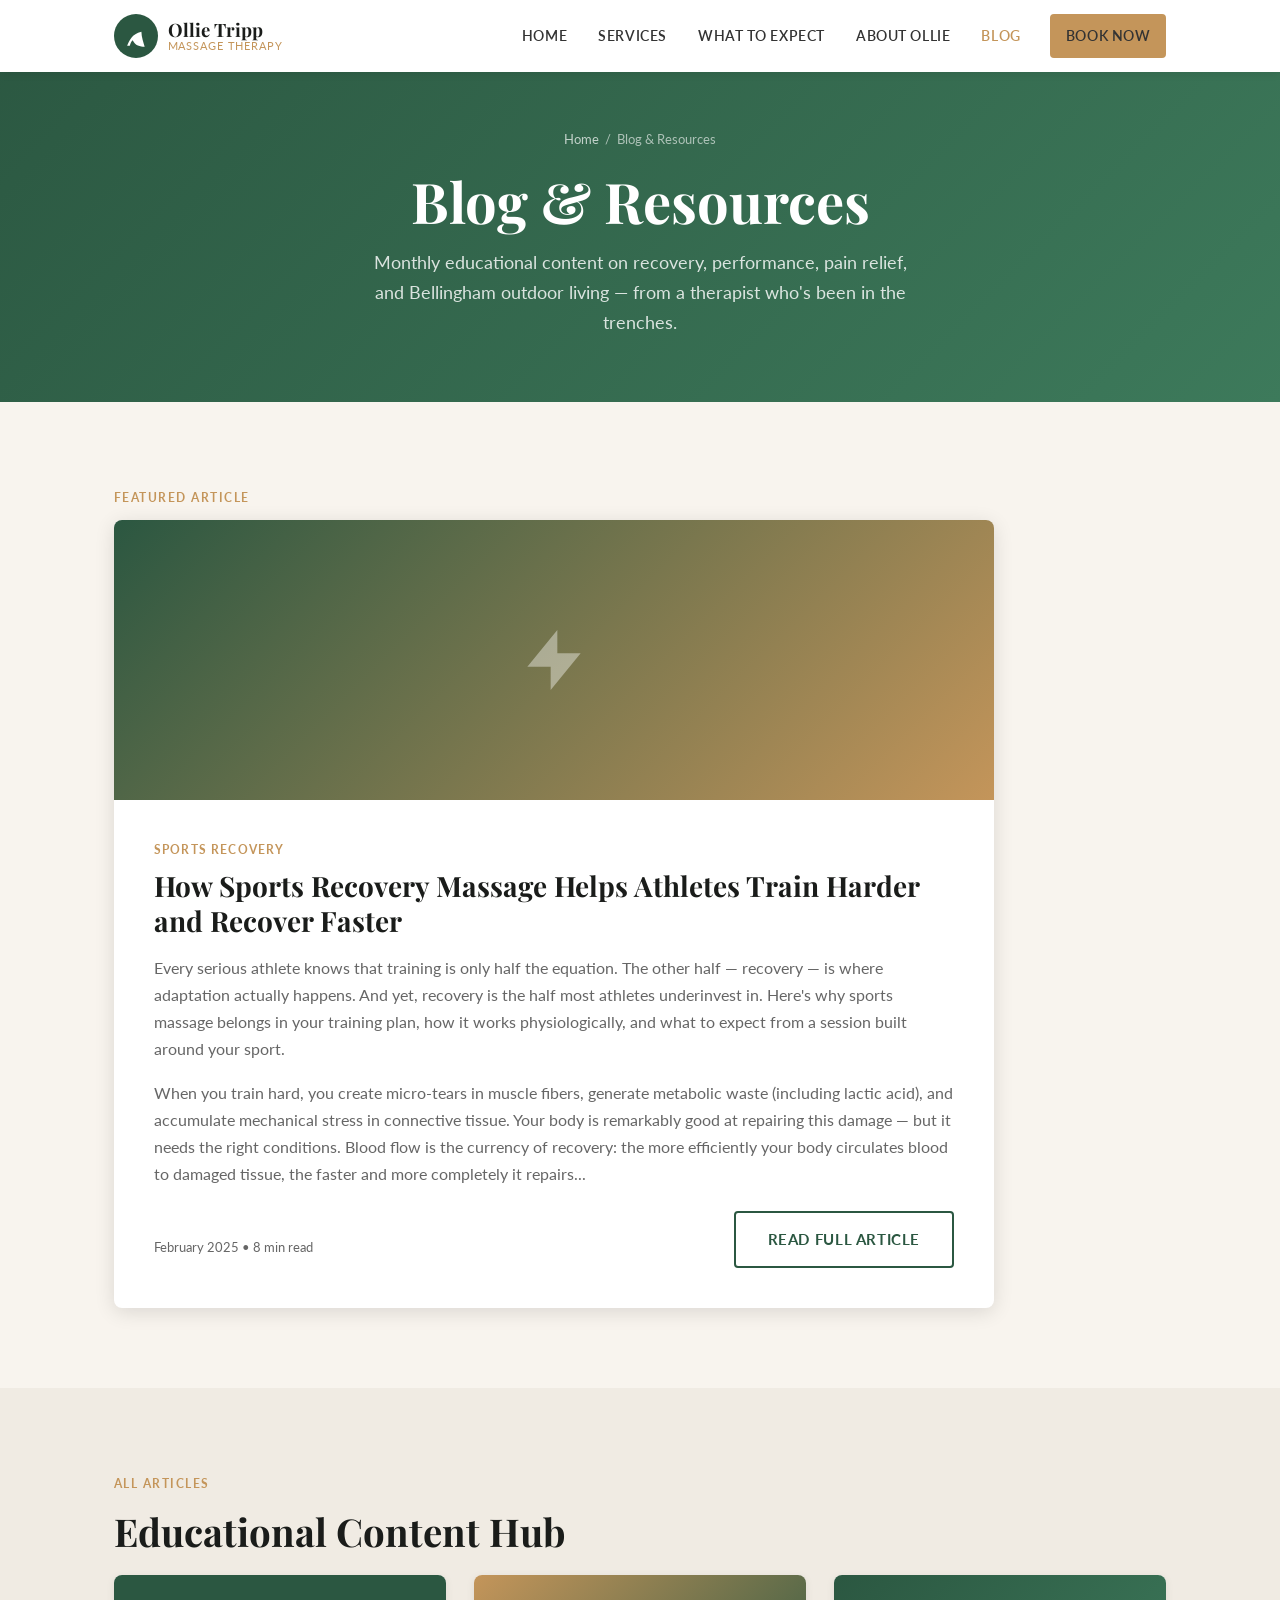
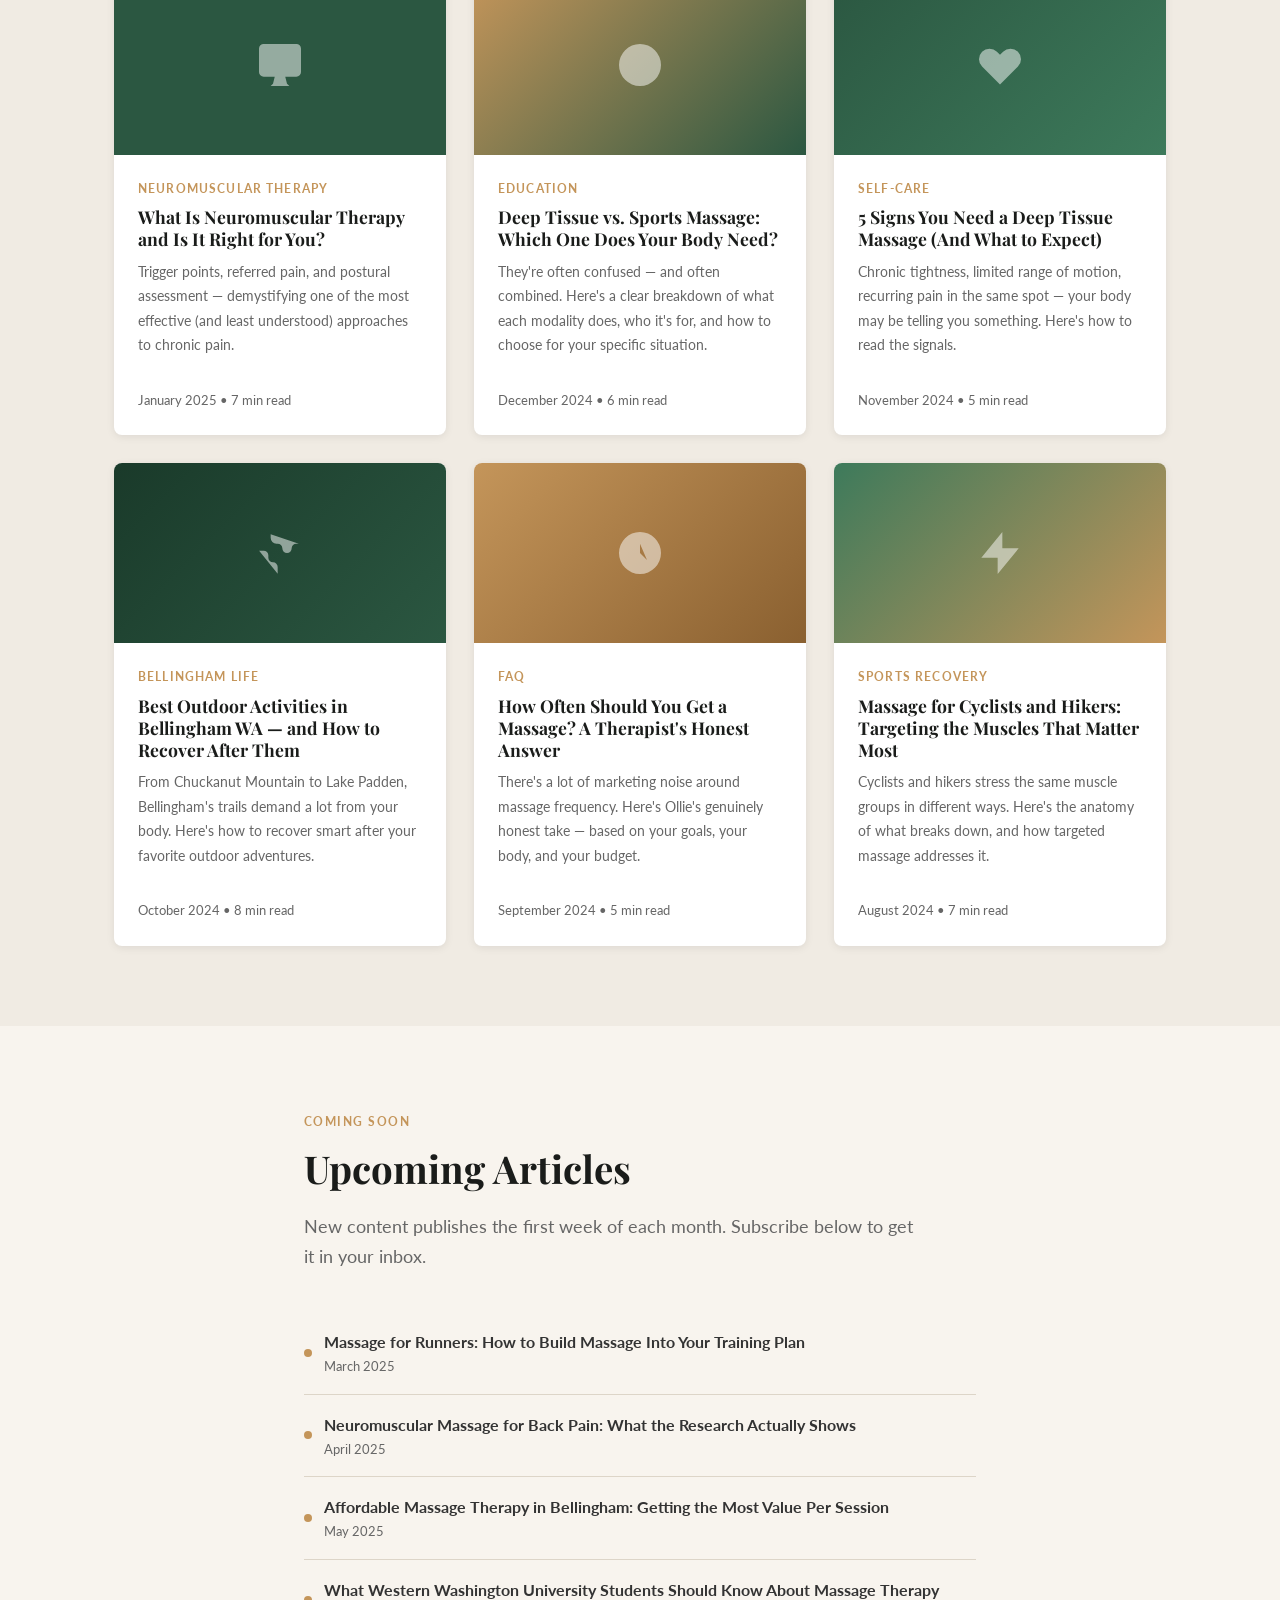
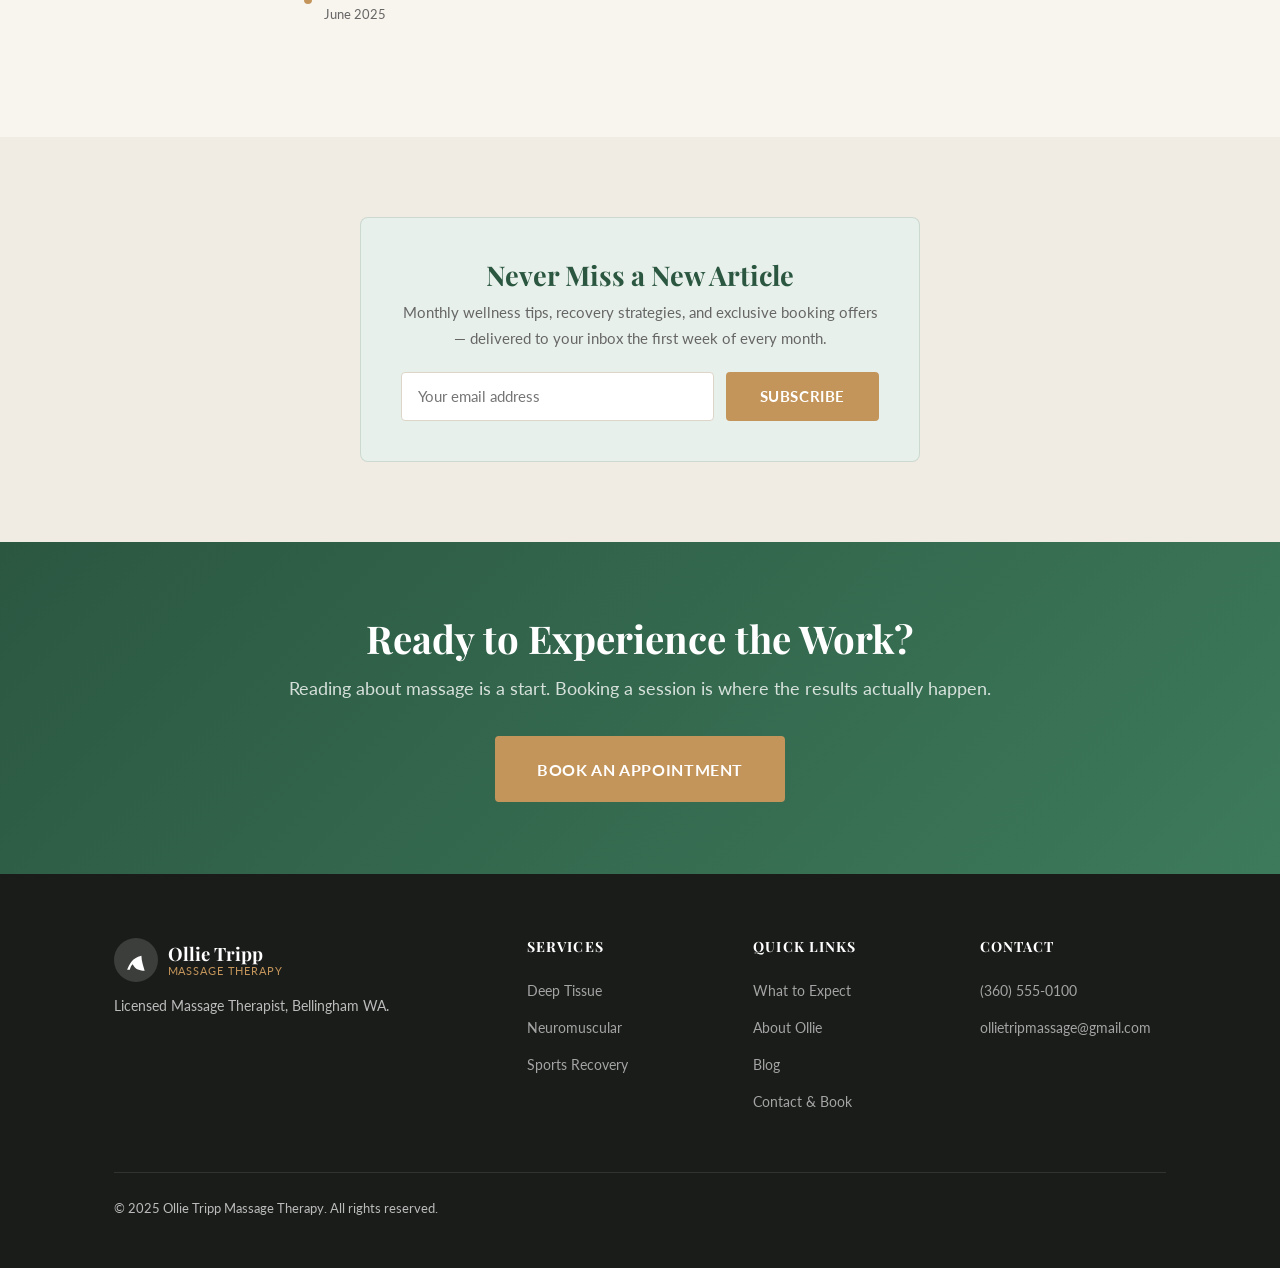
<file: website/blog.html>
<!DOCTYPE html>
<html lang="en">
<head>
  <meta charset="UTF-8">
  <meta name="viewport" content="width=device-width, initial-scale=1.0">
  <title>Blog &amp; Resources | Massage Therapy Tips | Ollie Tripp Bellingham WA</title>
  <meta name="description" content="Educational articles on massage therapy, sports recovery, pain relief, and wellness from Ollie Tripp LMT in Bellingham, WA. Monthly content for athletes and active adults.">
  <link rel="preconnect" href="https://fonts.googleapis.com">
  <link rel="preconnect" href="https://fonts.gstatic.com" crossorigin>
  <link href="https://fonts.googleapis.com/css2?family=Playfair+Display:wght@400;600;700&family=Lato:wght@400;600;700&display=swap" rel="stylesheet">
  <link rel="stylesheet" href="css/styles.css">
</head>
<body>

  <nav class="navbar scrolled" role="navigation" aria-label="Main navigation">
    <div class="navbar__inner">
      <a href="index.html" class="navbar__logo"><div class="navbar__logo-mark"><svg viewBox="0 0 24 24"><path d="M17 8C8 10 5.9 16.17 3.82 21h2.45C7 19 7.5 17 9 16c2 5 7 6 11 6-1-4-3-9-3-14z"/></svg></div><div class="navbar__logo-text"><span class="navbar__logo-name">Ollie Tripp</span><span class="navbar__logo-tagline">Massage Therapy</span></div></a>
      <button class="navbar__hamburger" aria-label="Toggle menu" aria-expanded="false"><span></span><span></span><span></span></button>
      <div class="navbar__nav-wrap">
        <ul class="navbar__nav">
          <li><a href="index.html">Home</a></li>
          <li><a href="services.html">Services</a></li>
          <li><a href="what-to-expect.html">What to Expect</a></li>
          <li><a href="about.html">About Ollie</a></li>
          <li><a href="blog.html">Blog</a></li>
          <li class="navbar__cta"><a href="contact.html" class="btn btn--primary">Book Now</a></li>
        </ul>
      </div>
    </div>
  </nav>

  <div class="page-hero">
    <div class="container">
      <nav class="breadcrumb" aria-label="Breadcrumb"><a href="index.html">Home</a> <span>/</span> <span>Blog &amp; Resources</span></nav>
      <h1>Blog &amp; Resources</h1>
      <p>Monthly educational content on recovery, performance, pain relief, and Bellingham outdoor living — from a therapist who's been in the trenches.</p>
    </div>
  </div>

  <!-- FEATURED POST -->
  <section class="section">
    <div class="container">
      <span class="section-label">Featured Article</span>

      <article style="background:var(--color-white);border-radius:var(--radius-md);overflow:hidden;box-shadow:var(--shadow-md);max-width:880px;">
        <div style="height:280px;background:linear-gradient(135deg,#2B5741,#C4955A);display:flex;align-items:center;justify-content:center;">
          <svg viewBox="0 0 24 24" width="80" height="80" fill="rgba(255,255,255,0.4)"><path d="M13 10V3L4 14h7v7l9-11h-7z"/></svg>
        </div>
        <div style="padding:2.5rem;">
          <div class="blog-card__category">Sports Recovery</div>
          <h2 style="font-size:1.75rem;margin-bottom:1rem;">How Sports Recovery Massage Helps Athletes Train Harder and Recover Faster</h2>
          <p style="color:var(--color-text-light);">Every serious athlete knows that training is only half the equation. The other half — recovery — is where adaptation actually happens. And yet, recovery is the half most athletes underinvest in. Here's why sports massage belongs in your training plan, how it works physiologically, and what to expect from a session built around your sport.</p>
          <p style="color:var(--color-text-light);">When you train hard, you create micro-tears in muscle fibers, generate metabolic waste (including lactic acid), and accumulate mechanical stress in connective tissue. Your body is remarkably good at repairing this damage — but it needs the right conditions. Blood flow is the currency of recovery: the more efficiently your body circulates blood to damaged tissue, the faster and more completely it repairs...</p>
          <div style="display:flex;align-items:center;justify-content:space-between;margin-top:1.5rem;flex-wrap:wrap;gap:1rem;">
            <span class="blog-card__date">February 2025 &bull; 8 min read</span>
            <a href="#" class="btn btn--outline">Read Full Article</a>
          </div>
        </div>
      </article>
    </div>
  </section>

  <!-- ALL POSTS -->
  <section class="section section--alt">
    <div class="container">
      <span class="section-label">All Articles</span>
      <h2 class="section-title">Educational Content Hub</h2>

      <div class="blog-grid">

        <article class="blog-card">
          <div class="blog-card__thumb"><svg viewBox="0 0 24 24"><path d="M9.75 17L9 20l-1 1h8l-1-1-.75-3M3 13h18M5 17h14a2 2 0 002-2V5a2 2 0 00-2-2H5a2 2 0 00-2 2v10a2 2 0 002 2z"/></svg></div>
          <div class="blog-card__body">
            <div class="blog-card__category">Neuromuscular Therapy</div>
            <h3>What Is Neuromuscular Therapy and Is It Right for You?</h3>
            <p>Trigger points, referred pain, and postural assessment — demystifying one of the most effective (and least understood) approaches to chronic pain.</p>
            <div class="blog-card__date">January 2025 &bull; 7 min read</div>
          </div>
        </article>

        <article class="blog-card">
          <div class="blog-card__thumb" style="background:linear-gradient(135deg,#C4955A,#2B5741)"><svg viewBox="0 0 24 24"><path d="M8.228 9c.549-1.165 2.03-2 3.772-2 2.21 0 4 1.343 4 3 0 1.4-1.278 2.575-3.006 2.907-.542.104-.994.54-.994 1.093m0 3h.01M21 12a9 9 0 11-18 0 9 9 0 0118 0z"/></svg></div>
          <div class="blog-card__body">
            <div class="blog-card__category">Education</div>
            <h3>Deep Tissue vs. Sports Massage: Which One Does Your Body Need?</h3>
            <p>They're often confused — and often combined. Here's a clear breakdown of what each modality does, who it's for, and how to choose for your specific situation.</p>
            <div class="blog-card__date">December 2024 &bull; 6 min read</div>
          </div>
        </article>

        <article class="blog-card">
          <div class="blog-card__thumb" style="background:linear-gradient(135deg,#2B5741,#3D7A5B)"><svg viewBox="0 0 24 24"><path d="M4.318 6.318a4.5 4.5 0 000 6.364L12 20.364l7.682-7.682a4.5 4.5 0 00-6.364-6.364L12 7.636l-1.318-1.318a4.5 4.5 0 00-6.364 0z"/></svg></div>
          <div class="blog-card__body">
            <div class="blog-card__category">Self-Care</div>
            <h3>5 Signs You Need a Deep Tissue Massage (And What to Expect)</h3>
            <p>Chronic tightness, limited range of motion, recurring pain in the same spot — your body may be telling you something. Here's how to read the signals.</p>
            <div class="blog-card__date">November 2024 &bull; 5 min read</div>
          </div>
        </article>

        <article class="blog-card">
          <div class="blog-card__thumb" style="background:linear-gradient(135deg,#1a3a2a,#2B5741)"><svg viewBox="0 0 24 24"><path d="M3.055 11H5a2 2 0 012 2v1a2 2 0 002 2 2 2 0 012 2v2.945M8 3.935V5.5A2.5 2.5 0 0010.5 8h.5a2 2 0 012 2 2 2 0 104 0 2 2 0 012-2h1.064"/></svg></div>
          <div class="blog-card__body">
            <div class="blog-card__category">Bellingham Life</div>
            <h3>Best Outdoor Activities in Bellingham WA — and How to Recover After Them</h3>
            <p>From Chuckanut Mountain to Lake Padden, Bellingham's trails demand a lot from your body. Here's how to recover smart after your favorite outdoor adventures.</p>
            <div class="blog-card__date">October 2024 &bull; 8 min read</div>
          </div>
        </article>

        <article class="blog-card">
          <div class="blog-card__thumb" style="background:linear-gradient(135deg,#C4955A,#8a6030)"><svg viewBox="0 0 24 24"><path d="M12 8v4l3 3m6-3a9 9 0 11-18 0 9 9 0 0118 0z"/></svg></div>
          <div class="blog-card__body">
            <div class="blog-card__category">FAQ</div>
            <h3>How Often Should You Get a Massage? A Therapist's Honest Answer</h3>
            <p>There's a lot of marketing noise around massage frequency. Here's Ollie's genuinely honest take — based on your goals, your body, and your budget.</p>
            <div class="blog-card__date">September 2024 &bull; 5 min read</div>
          </div>
        </article>

        <article class="blog-card">
          <div class="blog-card__thumb" style="background:linear-gradient(135deg,#3D7A5B,#C4955A)"><svg viewBox="0 0 24 24"><path d="M13 10V3L4 14h7v7l9-11h-7z"/></svg></div>
          <div class="blog-card__body">
            <div class="blog-card__category">Sports Recovery</div>
            <h3>Massage for Cyclists and Hikers: Targeting the Muscles That Matter Most</h3>
            <p>Cyclists and hikers stress the same muscle groups in different ways. Here's the anatomy of what breaks down, and how targeted massage addresses it.</p>
            <div class="blog-card__date">August 2024 &bull; 7 min read</div>
          </div>
        </article>

      </div>
    </div>
  </section>

  <!-- UPCOMING TOPICS -->
  <section class="section">
    <div class="container" style="max-width:720px;">
      <span class="section-label">Coming Soon</span>
      <h2 class="section-title">Upcoming Articles</h2>
      <p class="section-subtitle">New content publishes the first week of each month. Subscribe below to get it in your inbox.</p>

      <ul style="list-style:none;padding:0;">
        <li style="display:flex;align-items:center;gap:.75rem;padding:1rem 0;border-bottom:1px solid var(--color-border);">
          <span style="width:8px;height:8px;border-radius:50%;background:var(--color-accent);flex-shrink:0;"></span>
          <div>
            <strong>Massage for Runners: How to Build Massage Into Your Training Plan</strong>
            <div style="font-size:.82rem;color:var(--color-text-light);">March 2025</div>
          </div>
        </li>
        <li style="display:flex;align-items:center;gap:.75rem;padding:1rem 0;border-bottom:1px solid var(--color-border);">
          <span style="width:8px;height:8px;border-radius:50%;background:var(--color-accent);flex-shrink:0;"></span>
          <div>
            <strong>Neuromuscular Massage for Back Pain: What the Research Actually Shows</strong>
            <div style="font-size:.82rem;color:var(--color-text-light);">April 2025</div>
          </div>
        </li>
        <li style="display:flex;align-items:center;gap:.75rem;padding:1rem 0;border-bottom:1px solid var(--color-border);">
          <span style="width:8px;height:8px;border-radius:50%;background:var(--color-accent);flex-shrink:0;"></span>
          <div>
            <strong>Affordable Massage Therapy in Bellingham: Getting the Most Value Per Session</strong>
            <div style="font-size:.82rem;color:var(--color-text-light);">May 2025</div>
          </div>
        </li>
        <li style="display:flex;align-items:center;gap:.75rem;padding:1rem 0;">
          <span style="width:8px;height:8px;border-radius:50%;background:var(--color-accent);flex-shrink:0;"></span>
          <div>
            <strong>What Western Washington University Students Should Know About Massage Therapy</strong>
            <div style="font-size:.82rem;color:var(--color-text-light);">June 2025</div>
          </div>
        </li>
      </ul>
    </div>
  </section>

  <!-- EMAIL CAPTURE -->
  <section class="section section--alt">
    <div class="container">
      <div class="email-capture">
        <h3>Never Miss a New Article</h3>
        <p>Monthly wellness tips, recovery strategies, and exclusive booking offers — delivered to your inbox the first week of every month.</p>
        <form class="email-capture__form" action="send_email.php" method="POST">
          <input type="email" name="email" placeholder="Your email address" required aria-label="Email address">
          <button type="submit" class="btn btn--primary">Subscribe</button>
        </form>
      </div>
    </div>
  </section>

  <div class="cta-banner">
    <div class="container">
      <h2>Ready to Experience the Work?</h2>
      <p>Reading about massage is a start. Booking a session is where the results actually happen.</p>
      <a href="contact.html" class="btn btn--primary btn--lg">Book an Appointment</a>
    </div>
  </div>

  <footer class="footer"><div class="container"><div class="footer__grid"><div class="footer__brand"><a href="index.html" class="navbar__logo"><div class="navbar__logo-mark" style="background:rgba(255,255,255,0.15)"><svg viewBox="0 0 24 24"><path d="M17 8C8 10 5.9 16.17 3.82 21h2.45C7 19 7.5 17 9 16c2 5 7 6 11 6-1-4-3-9-3-14z"/></svg></div><div class="navbar__logo-text"><span class="navbar__logo-name">Ollie Tripp</span><span class="navbar__logo-tagline">Massage Therapy</span></div></a><p class="footer__tagline">Licensed Massage Therapist, Bellingham WA.</p></div><div><h4>Services</h4><ul><li><a href="services/deep-tissue.html">Deep Tissue</a></li><li><a href="services/neuromuscular.html">Neuromuscular</a></li><li><a href="services/sports-recovery.html">Sports Recovery</a></li></ul></div><div><h4>Quick Links</h4><ul><li><a href="what-to-expect.html">What to Expect</a></li><li><a href="about.html">About Ollie</a></li><li><a href="blog.html">Blog</a></li><li><a href="contact.html">Contact &amp; Book</a></li></ul></div><div><h4>Contact</h4><ul><li><a href="tel:+1-360-555-0100">(360) 555-0100</a></li><li><a href="mailto:ollietripmassage@gmail.com">ollietripmassage@gmail.com</a></li></ul></div></div><div class="footer__bottom"><p>&copy; 2025 Ollie Tripp Massage Therapy. All rights reserved.</p></div></div></footer>

  <script src="js/main.js"></script>
</body>
</html>
</file>
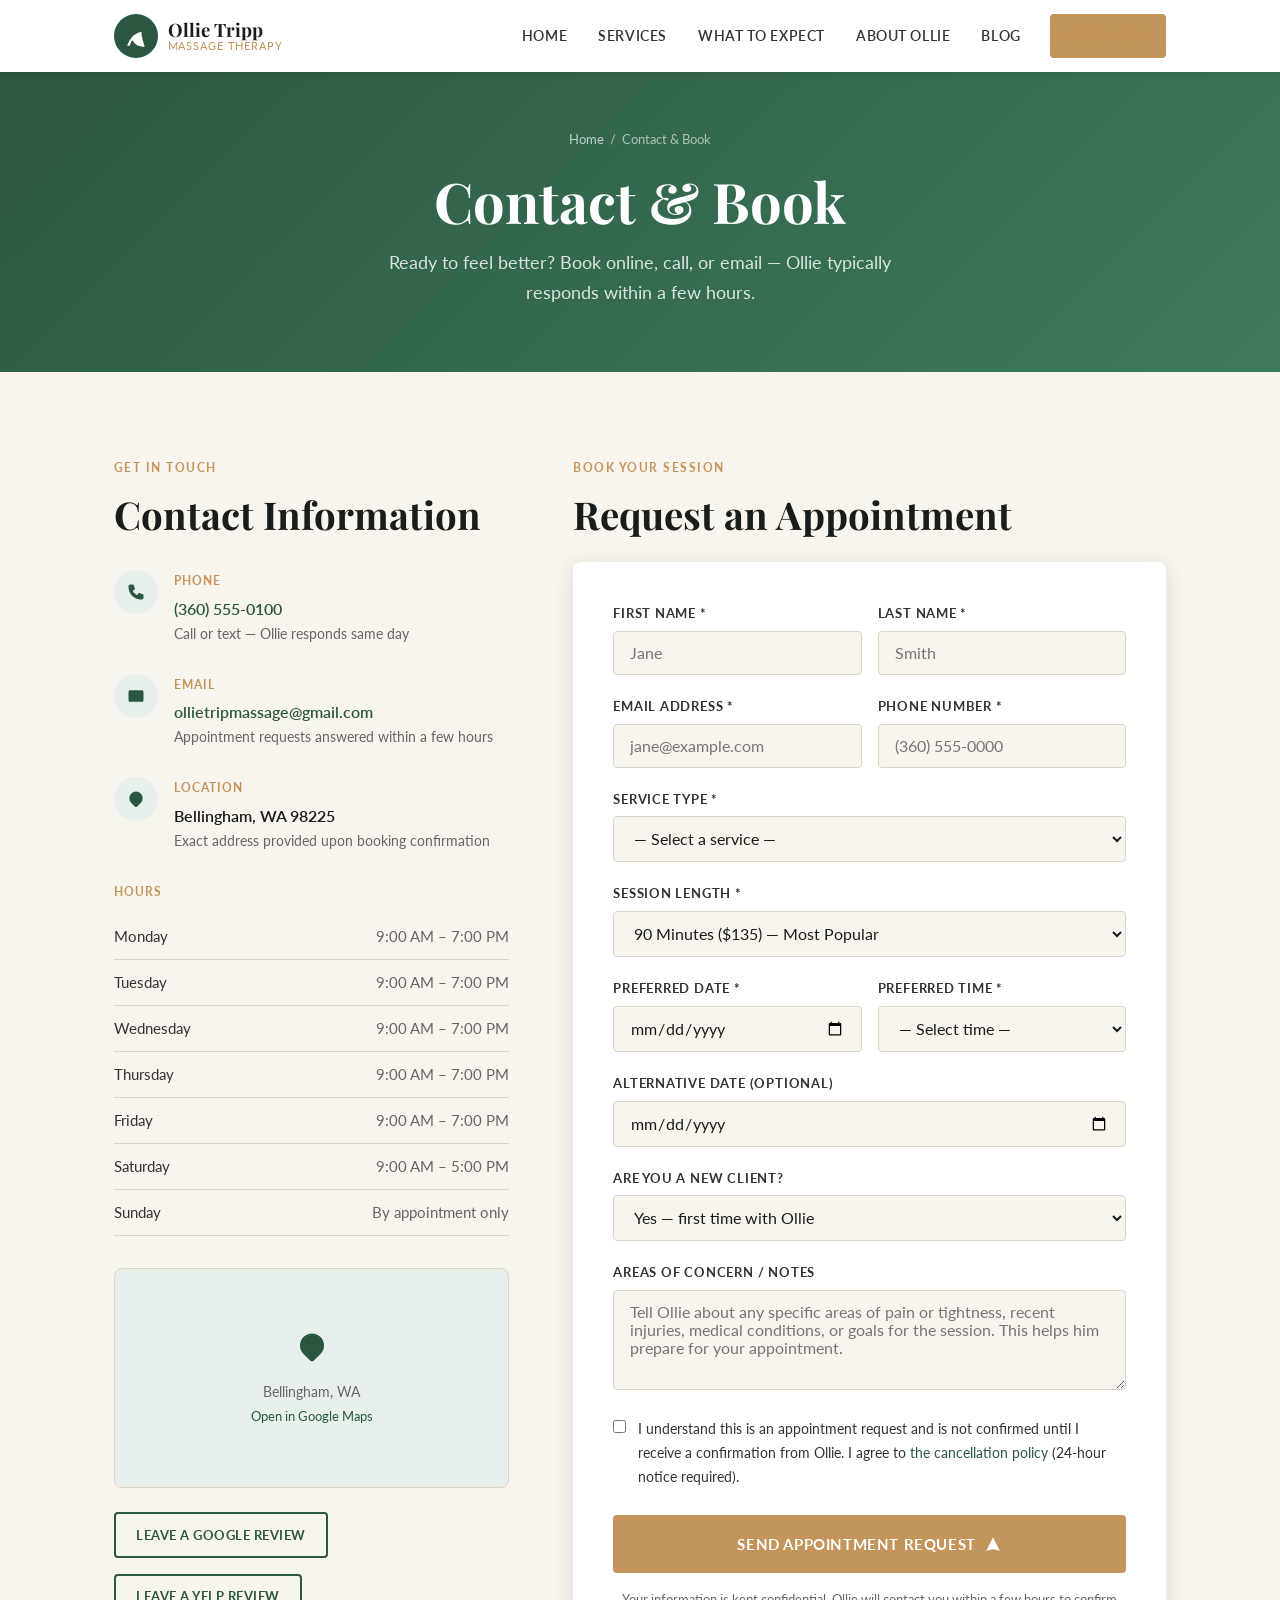
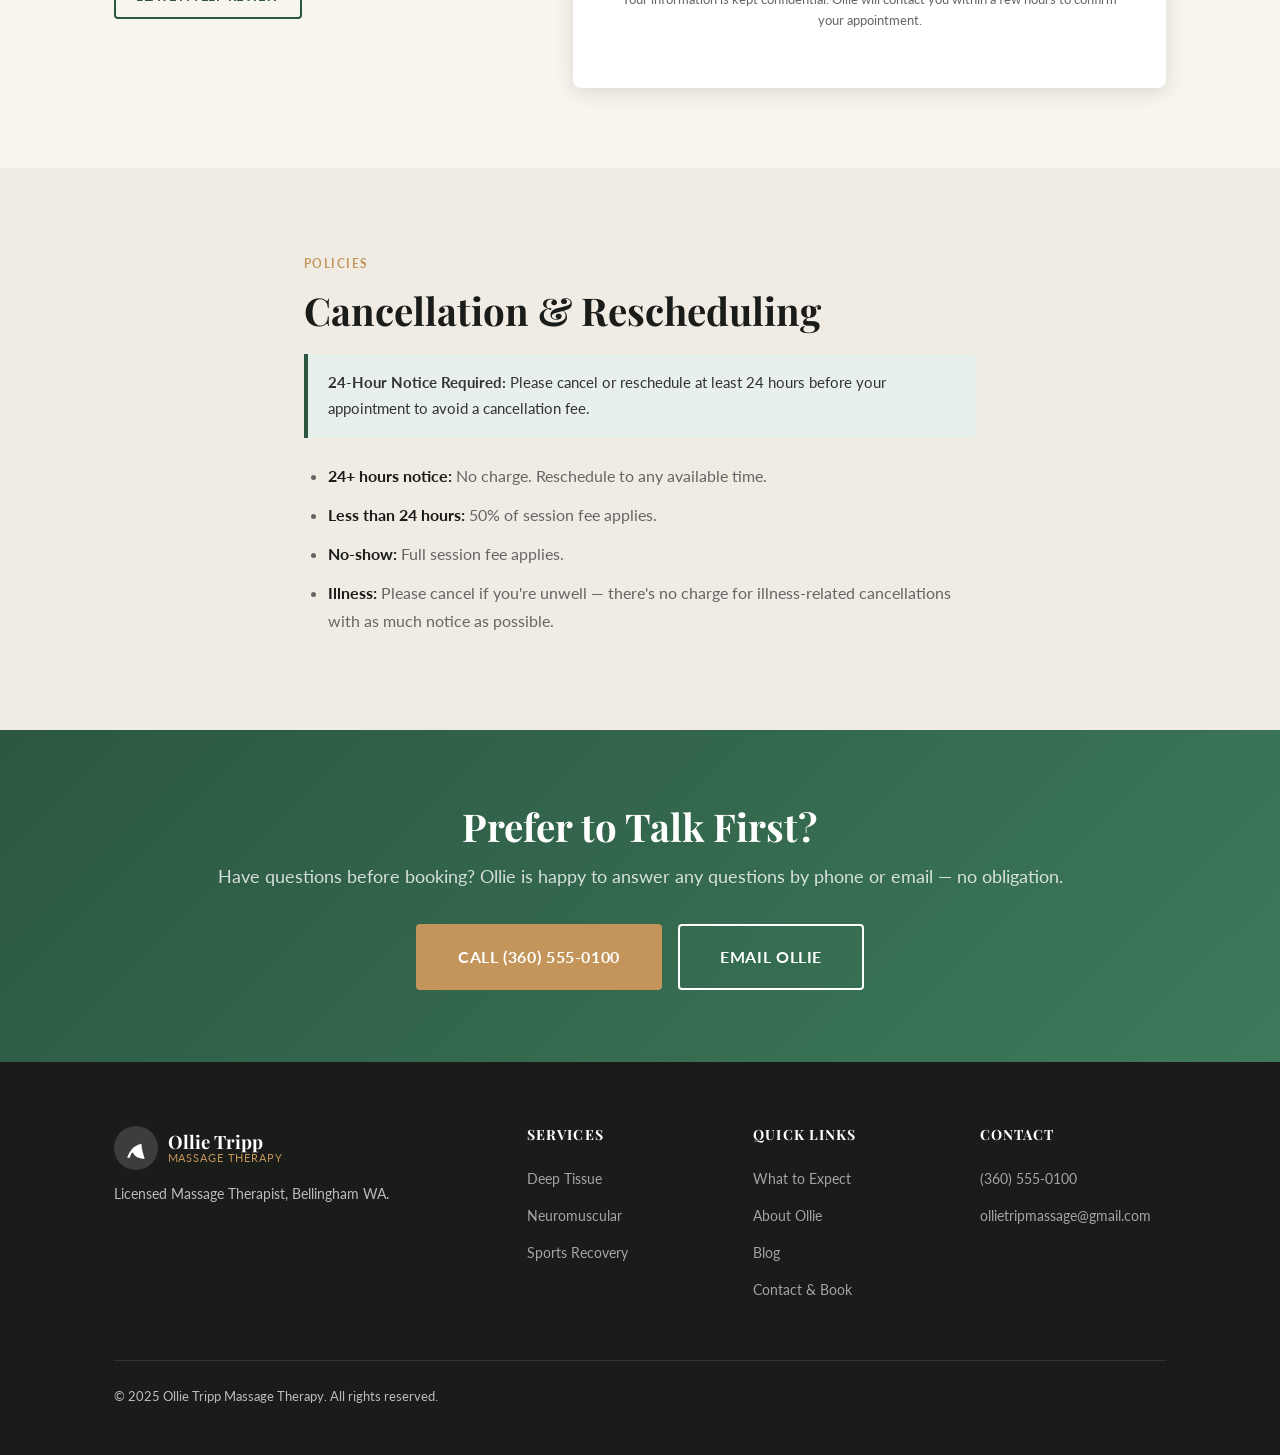
<file: website/contact.html>
<!DOCTYPE html>
<html lang="en">
<head>
  <meta charset="UTF-8">
  <meta name="viewport" content="width=device-width, initial-scale=1.0">
  <title>Contact &amp; Book | Massage Therapy Bellingham WA | Ollie Tripp</title>
  <meta name="description" content="Book a massage therapy appointment with Ollie Tripp in Bellingham, WA. Online booking form, direct phone, and email. Deep tissue, sports recovery, and neuromuscular therapy.">
  <link rel="preconnect" href="https://fonts.googleapis.com">
  <link rel="preconnect" href="https://fonts.gstatic.com" crossorigin>
  <link href="https://fonts.googleapis.com/css2?family=Playfair+Display:wght@400;600;700&family=Lato:wght@400;600;700&display=swap" rel="stylesheet">
  <link rel="stylesheet" href="css/styles.css">
</head>
<body>

  <nav class="navbar scrolled" role="navigation" aria-label="Main navigation">
    <div class="navbar__inner">
      <a href="index.html" class="navbar__logo"><div class="navbar__logo-mark"><svg viewBox="0 0 24 24"><path d="M17 8C8 10 5.9 16.17 3.82 21h2.45C7 19 7.5 17 9 16c2 5 7 6 11 6-1-4-3-9-3-14z"/></svg></div><div class="navbar__logo-text"><span class="navbar__logo-name">Ollie Tripp</span><span class="navbar__logo-tagline">Massage Therapy</span></div></a>
      <button class="navbar__hamburger" aria-label="Toggle menu" aria-expanded="false"><span></span><span></span><span></span></button>
      <div class="navbar__nav-wrap">
        <ul class="navbar__nav">
          <li><a href="index.html">Home</a></li>
          <li><a href="services.html">Services</a></li>
          <li><a href="what-to-expect.html">What to Expect</a></li>
          <li><a href="about.html">About Ollie</a></li>
          <li><a href="blog.html">Blog</a></li>
          <li class="navbar__cta"><a href="contact.html" class="btn btn--primary">Book Now</a></li>
        </ul>
      </div>
    </div>
  </nav>

  <div class="page-hero">
    <div class="container">
      <nav class="breadcrumb" aria-label="Breadcrumb"><a href="index.html">Home</a> <span>/</span> <span>Contact &amp; Book</span></nav>
      <h1>Contact &amp; Book</h1>
      <p>Ready to feel better? Book online, call, or email — Ollie typically responds within a few hours.</p>
    </div>
  </div>

  <section class="section">
    <div class="container">
      <div class="contact-grid">

        <!-- CONTACT INFO -->
        <div>
          <span class="section-label">Get in Touch</span>
          <h2 style="margin-bottom:2rem;">Contact Information</h2>

          <div class="contact-info__item">
            <div class="contact-info__icon">
              <svg viewBox="0 0 24 24"><path d="M3 5a2 2 0 012-2h3.28a1 1 0 01.948.684l1.498 4.493a1 1 0 01-.502 1.21l-2.257 1.13a11.042 11.042 0 005.516 5.516l1.13-2.257a1 1 0 011.21-.502l4.493 1.498a1 1 0 01.684.949V19a2 2 0 01-2 2h-1C9.716 21 3 14.284 3 6V5z"/></svg>
            </div>
            <div>
              <div class="contact-info__label">Phone</div>
              <div class="contact-info__value"><a href="tel:+1-360-555-0100">(360) 555-0100</a></div>
              <div class="contact-info__sub">Call or text — Ollie responds same day</div>
            </div>
          </div>

          <div class="contact-info__item">
            <div class="contact-info__icon">
              <svg viewBox="0 0 24 24"><path d="M3 8l7.89 5.26a2 2 0 002.22 0L21 8M5 19h14a2 2 0 002-2V7a2 2 0 00-2-2H5a2 2 0 00-2 2v10a2 2 0 002 2z"/></svg>
            </div>
            <div>
              <div class="contact-info__label">Email</div>
              <div class="contact-info__value"><a href="mailto:ollietripmassage@gmail.com">ollietripmassage@gmail.com</a></div>
              <div class="contact-info__sub">Appointment requests answered within a few hours</div>
            </div>
          </div>

          <div class="contact-info__item">
            <div class="contact-info__icon">
              <svg viewBox="0 0 24 24"><path d="M17.657 16.657L13.414 20.9a1.998 1.998 0 01-2.827 0l-4.244-4.243a8 8 0 1111.314 0z"/><path d="M15 11a3 3 0 11-6 0 3 3 0 016 0z"/></svg>
            </div>
            <div>
              <div class="contact-info__label">Location</div>
              <div class="contact-info__value">Bellingham, WA 98225</div>
              <div class="contact-info__sub">Exact address provided upon booking confirmation</div>
            </div>
          </div>

          <!-- HOURS TABLE -->
          <div style="margin-top:1.5rem;">
            <div class="contact-info__label">Hours</div>
            <table class="hours-table" style="margin-top:.75rem;">
              <tbody>
                <tr><td>Monday</td><td>9:00 AM – 7:00 PM</td></tr>
                <tr><td>Tuesday</td><td>9:00 AM – 7:00 PM</td></tr>
                <tr><td>Wednesday</td><td>9:00 AM – 7:00 PM</td></tr>
                <tr><td>Thursday</td><td>9:00 AM – 7:00 PM</td></tr>
                <tr><td>Friday</td><td>9:00 AM – 7:00 PM</td></tr>
                <tr><td>Saturday</td><td>9:00 AM – 5:00 PM</td></tr>
                <tr><td>Sunday</td><td>By appointment only</td></tr>
              </tbody>
            </table>
          </div>

          <!-- MAP EMBED PLACEHOLDER -->
          <div style="margin-top:2rem;border-radius:var(--radius-md);overflow:hidden;height:220px;background:var(--color-primary-pale);display:flex;align-items:center;justify-content:center;border:1px solid var(--color-border);">
            <!-- Replace with: <iframe src="https://www.google.com/maps/embed?pb=..." width="100%" height="220" style="border:0" allowfullscreen loading="lazy"></iframe> -->
            <div style="text-align:center;color:var(--color-text-light);">
              <svg viewBox="0 0 24 24" width="36" height="36" fill="var(--color-primary)" style="margin:0 auto .5rem;"><path d="M17.657 16.657L13.414 20.9a1.998 1.998 0 01-2.827 0l-4.244-4.243a8 8 0 1111.314 0z"/><path d="M15 11a3 3 0 11-6 0 3 3 0 016 0z"/></svg>
              <p style="font-size:.88rem;margin:0;">Bellingham, WA<br><a href="https://maps.google.com/?q=Bellingham+WA" target="_blank" rel="noopener" style="font-size:.82rem;">Open in Google Maps</a></p>
            </div>
          </div>

          <!-- REVIEWS LINKS -->
          <div style="margin-top:1.5rem;display:flex;gap:1rem;flex-wrap:wrap;">
            <a href="https://www.google.com/maps/search/ollie+tripp+massage+bellingham" target="_blank" rel="noopener" class="btn btn--outline" style="font-size:.82rem;padding:.6rem 1.25rem;">Leave a Google Review</a>
            <a href="https://www.yelp.com/biz/ollie-tripp-massage-bellingham" target="_blank" rel="noopener" class="btn btn--outline" style="font-size:.82rem;padding:.6rem 1.25rem;">Leave a Yelp Review</a>
          </div>
        </div>

        <!-- BOOKING FORM -->
        <div>
          <span class="section-label">Book Your Session</span>
          <h2 style="margin-bottom:1.5rem;">Request an Appointment</h2>

          <div class="form-card">
            <!-- SUCCESS STATE -->
            <div class="form-success" id="form-success">
              <svg viewBox="0 0 24 24"><path d="M9 12l2 2 4-4m6 2a9 9 0 11-18 0 9 9 0 0118 0z"/></svg>
              <h3>Appointment Request Sent!</h3>
              <p>Thank you — Ollie will review your request and confirm your appointment by email or phone within a few hours. If you need to reach him sooner, call <a href="tel:+1-360-555-0100">(360) 555-0100</a>.</p>
            </div>

            <!--
              Form submission:
              This form POSTs to send_email.php which emails ollietripmassage@gmail.com.
              See send_email.php for server-side handling.

              Alternative (no PHP hosting): Replace action="send_email.php" with
              action="https://formspree.io/f/YOUR_FORM_ID" after registering at formspree.io
            -->
            <form
              id="booking-form"
              action="send_email.php"
              method="POST"
              aria-label="Appointment booking form"
            >
              <!-- Honeypot spam prevention -->
              <input type="text" name="_honeypot" style="display:none" tabindex="-1" autocomplete="off">
              <input type="hidden" name="_subject" value="New Appointment Request — Ollie Tripp Massage">
              <input type="hidden" name="_to" value="ollietripmassage@gmail.com">

              <div class="form-row">
                <div class="form-group">
                  <label for="first-name">First Name *</label>
                  <input type="text" id="first-name" name="first_name" required placeholder="Jane" autocomplete="given-name">
                </div>
                <div class="form-group">
                  <label for="last-name">Last Name *</label>
                  <input type="text" id="last-name" name="last_name" required placeholder="Smith" autocomplete="family-name">
                </div>
              </div>

              <div class="form-row">
                <div class="form-group">
                  <label for="email">Email Address *</label>
                  <input type="email" id="email" name="email" required placeholder="jane@example.com" autocomplete="email">
                </div>
                <div class="form-group">
                  <label for="phone">Phone Number *</label>
                  <input type="tel" id="phone" name="phone" required placeholder="(360) 555-0000" autocomplete="tel">
                </div>
              </div>

              <div class="form-group">
                <label for="service">Service Type *</label>
                <select id="service" name="service" required>
                  <option value="">— Select a service —</option>
                  <option value="deep-tissue">Deep Tissue Massage</option>
                  <option value="neuromuscular">Neuromuscular Therapy</option>
                  <option value="sports-recovery">Sports Recovery Massage</option>
                  <option value="not-sure">Not Sure — Let Ollie Recommend</option>
                </select>
              </div>

              <div class="form-group">
                <label for="duration">Session Length *</label>
                <select id="duration" name="duration" required>
                  <option value="">— Select duration —</option>
                  <option value="60">60 Minutes ($95)</option>
                  <option value="90" selected>90 Minutes ($135) — Most Popular</option>
                  <option value="120">120 Minutes ($175)</option>
                </select>
              </div>

              <div class="form-row">
                <div class="form-group">
                  <label for="preferred-date">Preferred Date *</label>
                  <input type="date" id="preferred-date" name="preferred_date" required>
                </div>
                <div class="form-group">
                  <label for="preferred-time">Preferred Time *</label>
                  <select id="preferred-time" name="preferred_time" required>
                    <option value="">— Select time —</option>
                    <option value="9am">9:00 AM</option>
                    <option value="10am">10:00 AM</option>
                    <option value="11am">11:00 AM</option>
                    <option value="12pm">12:00 PM</option>
                    <option value="1pm">1:00 PM</option>
                    <option value="2pm">2:00 PM</option>
                    <option value="3pm">3:00 PM</option>
                    <option value="4pm">4:00 PM</option>
                    <option value="5pm">5:00 PM</option>
                    <option value="6pm">6:00 PM</option>
                    <option value="flexible">Flexible — Any Available</option>
                  </select>
                </div>
              </div>

              <div class="form-group">
                <label for="alt-date">Alternative Date (optional)</label>
                <input type="date" id="alt-date" name="alt_date" placeholder="Backup date if first choice isn't available">
              </div>

              <div class="form-group">
                <label for="new-client">Are you a new client?</label>
                <select id="new-client" name="new_client">
                  <option value="yes">Yes — first time with Ollie</option>
                  <option value="returning">Returning client</option>
                </select>
              </div>

              <div class="form-group">
                <label for="concerns">Areas of Concern / Notes</label>
                <textarea id="concerns" name="concerns" rows="4" placeholder="Tell Ollie about any specific areas of pain or tightness, recent injuries, medical conditions, or goals for the session. This helps him prepare for your appointment."></textarea>
              </div>

              <div class="form-group" style="display:flex;align-items:flex-start;gap:.75rem;">
                <input type="checkbox" id="agree" name="agree" required style="width:auto;margin-top:3px;flex-shrink:0;">
                <label for="agree" style="text-transform:none;letter-spacing:0;font-size:.88rem;font-weight:400;cursor:pointer;">
                  I understand this is an appointment request and is not confirmed until I receive a confirmation from Ollie. I agree to <a href="what-to-expect.html">the cancellation policy</a> (24-hour notice required).
                </label>
              </div>

              <button type="submit" class="btn btn--primary" style="width:100%;justify-content:center;padding:1.1rem;">
                Send Appointment Request
                <svg viewBox="0 0 24 24" width="18" height="18" fill="currentColor"><path d="M12 19l9 2-9-18-9 18 9-2zm0 0v-8"/></svg>
              </button>

              <p style="font-size:.8rem;color:var(--color-text-light);text-align:center;margin-top:1rem;">
                Your information is kept confidential. Ollie will contact you within a few hours to confirm your appointment.
              </p>
            </form>
          </div>
        </div>

      </div>
    </div>
  </section>

  <!-- CANCELLATION POLICY -->
  <section class="section section--alt">
    <div class="container" style="max-width:720px;">
      <span class="section-label">Policies</span>
      <h2 class="section-title">Cancellation &amp; Rescheduling</h2>

      <div class="notice" style="margin-bottom:1.5rem;">
        <strong>24-Hour Notice Required:</strong> Please cancel or reschedule at least 24 hours before your appointment to avoid a cancellation fee.
      </div>

      <ul style="color:var(--color-text-light);">
        <li style="margin-bottom:.75rem;"><strong style="color:var(--color-dark);">24+ hours notice:</strong> No charge. Reschedule to any available time.</li>
        <li style="margin-bottom:.75rem;"><strong style="color:var(--color-dark);">Less than 24 hours:</strong> 50% of session fee applies.</li>
        <li style="margin-bottom:.75rem;"><strong style="color:var(--color-dark);">No-show:</strong> Full session fee applies.</li>
        <li><strong style="color:var(--color-dark);">Illness:</strong> Please cancel if you're unwell — there's no charge for illness-related cancellations with as much notice as possible.</li>
      </ul>
    </div>
  </section>

  <!-- QUICK CONTACT ALTERNATIVES -->
  <div class="cta-banner">
    <div class="container" style="text-align:center;">
      <h2>Prefer to Talk First?</h2>
      <p>Have questions before booking? Ollie is happy to answer any questions by phone or email — no obligation.</p>
      <div style="display:flex;gap:1rem;justify-content:center;flex-wrap:wrap;">
        <a href="tel:+1-360-555-0100" class="btn btn--primary btn--lg">Call (360) 555-0100</a>
        <a href="mailto:ollietripmassage@gmail.com" class="btn btn--outline-white btn--lg">Email Ollie</a>
      </div>
    </div>
  </div>

  <footer class="footer"><div class="container"><div class="footer__grid"><div class="footer__brand"><a href="index.html" class="navbar__logo"><div class="navbar__logo-mark" style="background:rgba(255,255,255,0.15)"><svg viewBox="0 0 24 24"><path d="M17 8C8 10 5.9 16.17 3.82 21h2.45C7 19 7.5 17 9 16c2 5 7 6 11 6-1-4-3-9-3-14z"/></svg></div><div class="navbar__logo-text"><span class="navbar__logo-name">Ollie Tripp</span><span class="navbar__logo-tagline">Massage Therapy</span></div></a><p class="footer__tagline">Licensed Massage Therapist, Bellingham WA.</p></div><div><h4>Services</h4><ul><li><a href="services/deep-tissue.html">Deep Tissue</a></li><li><a href="services/neuromuscular.html">Neuromuscular</a></li><li><a href="services/sports-recovery.html">Sports Recovery</a></li></ul></div><div><h4>Quick Links</h4><ul><li><a href="what-to-expect.html">What to Expect</a></li><li><a href="about.html">About Ollie</a></li><li><a href="blog.html">Blog</a></li><li><a href="contact.html">Contact &amp; Book</a></li></ul></div><div><h4>Contact</h4><ul><li><a href="tel:+1-360-555-0100">(360) 555-0100</a></li><li><a href="mailto:ollietripmassage@gmail.com">ollietripmassage@gmail.com</a></li></ul></div></div><div class="footer__bottom"><p>&copy; 2025 Ollie Tripp Massage Therapy. All rights reserved.</p></div></div></footer>

  <script src="js/main.js"></script>
</body>
</html>
</file>
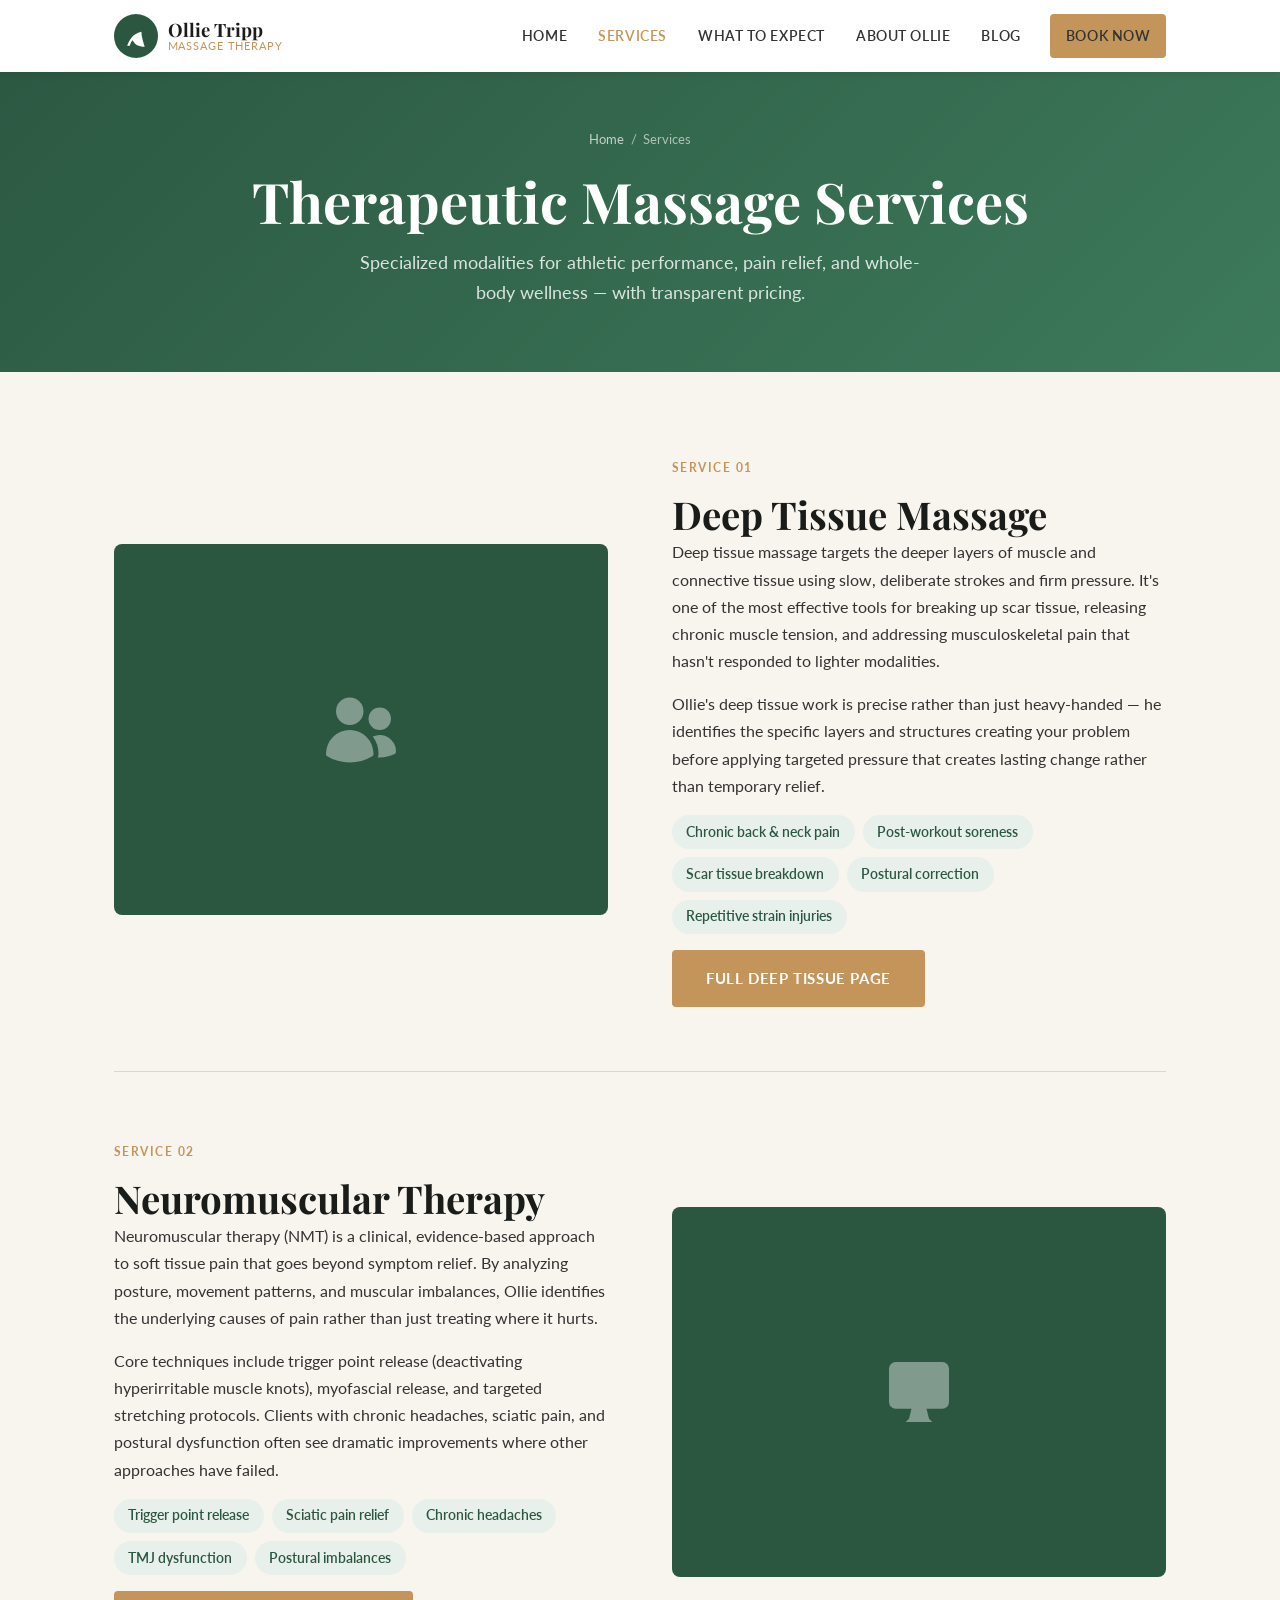
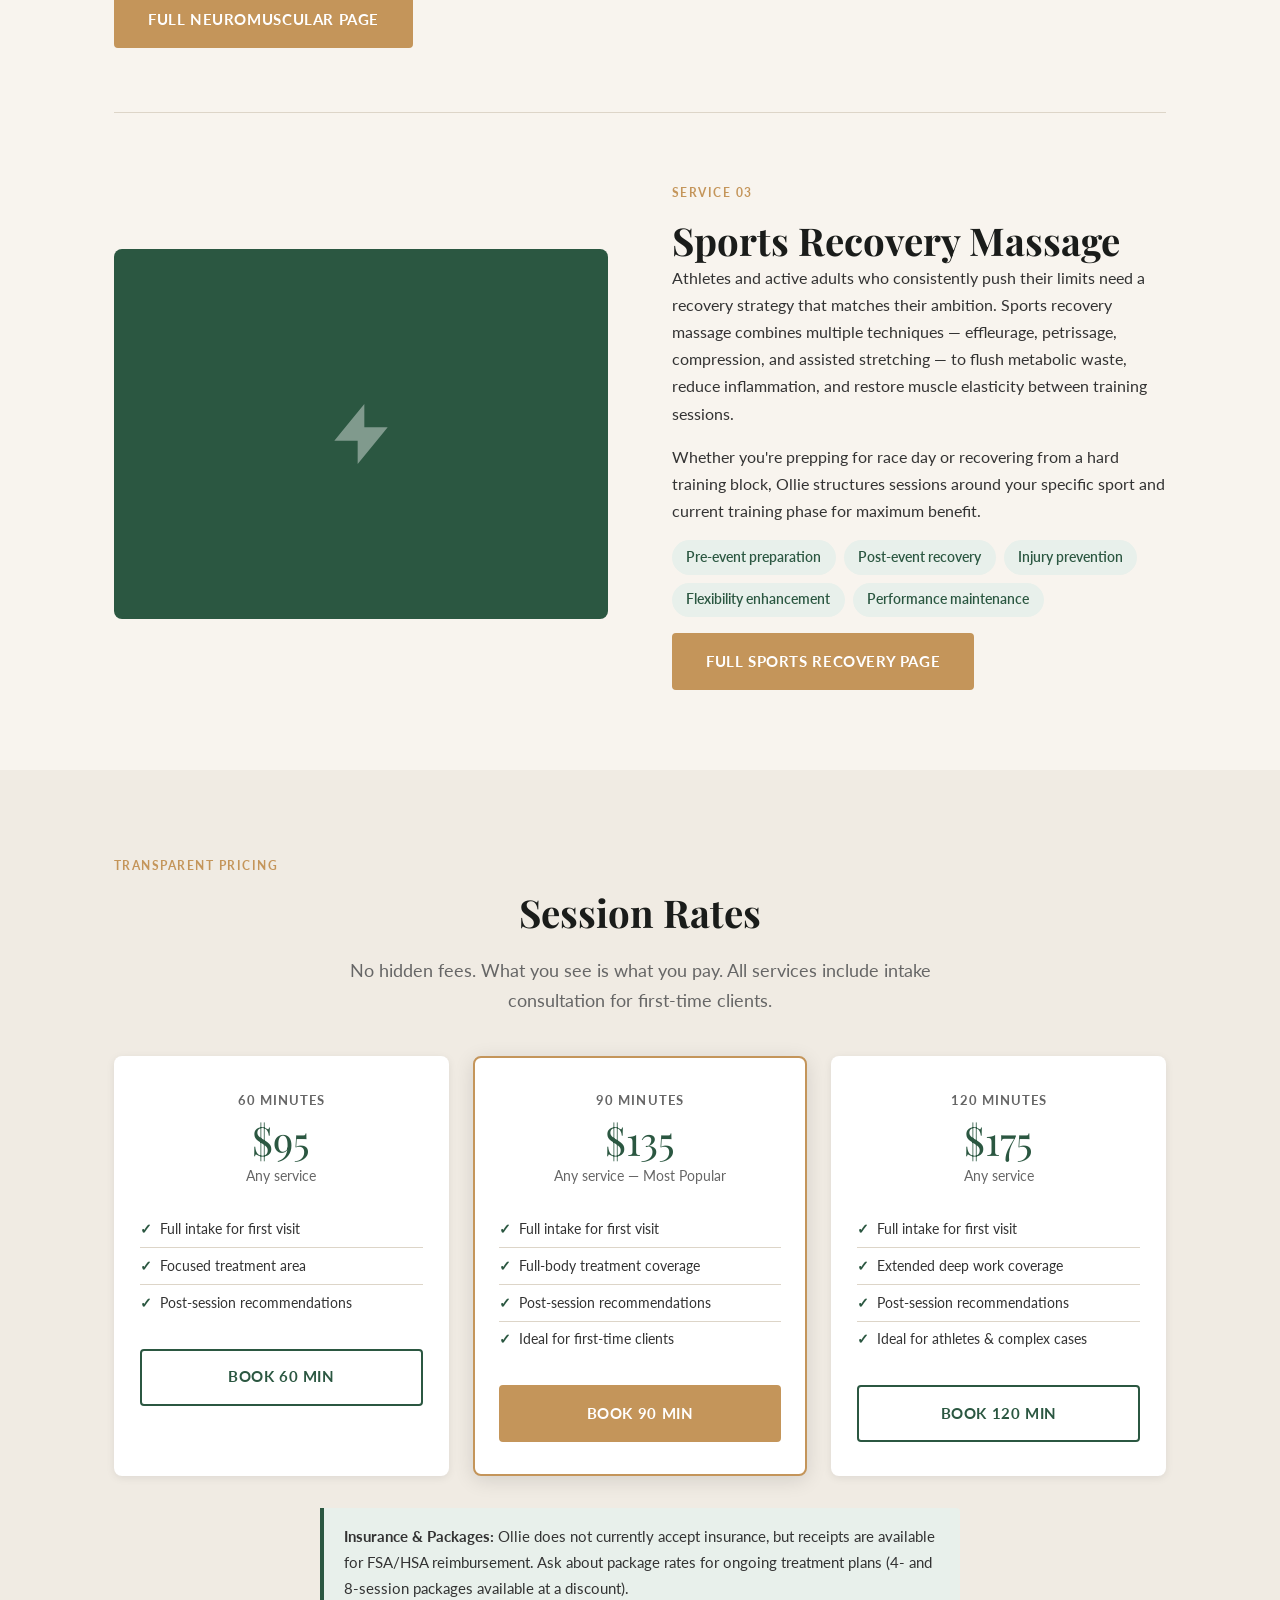
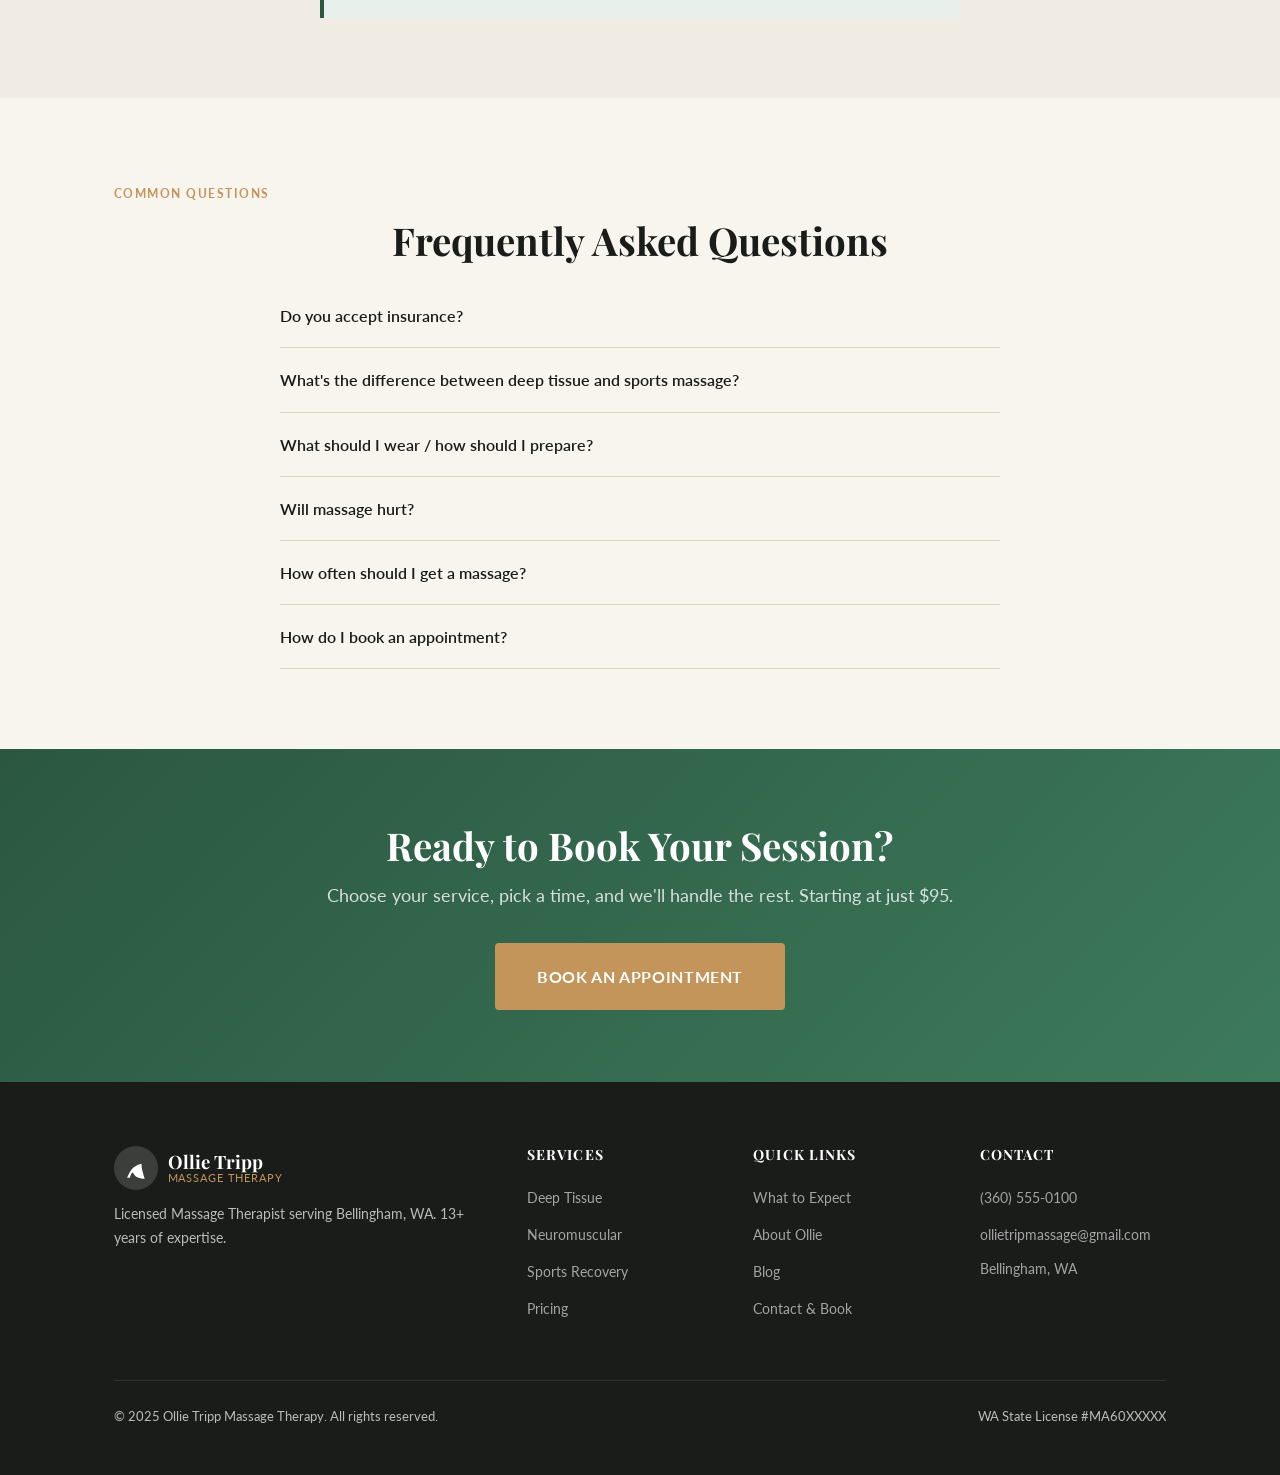
<file: website/services.html>
<!DOCTYPE html>
<html lang="en">
<head>
  <meta charset="UTF-8">
  <meta name="viewport" content="width=device-width, initial-scale=1.0">
  <title>Massage Services in Bellingham WA | Deep Tissue, Sports Recovery &amp; Neuromuscular</title>
  <meta name="description" content="Expert massage services in Bellingham, WA — deep tissue, neuromuscular therapy, and sports recovery. Clear pricing starting at $95. Book online with Ollie Tripp LMT.">
  <link rel="preconnect" href="https://fonts.googleapis.com">
  <link rel="preconnect" href="https://fonts.gstatic.com" crossorigin>
  <link href="https://fonts.googleapis.com/css2?family=Playfair+Display:wght@400;600;700&family=Lato:wght@400;600;700&display=swap" rel="stylesheet">
  <link rel="stylesheet" href="css/styles.css">
</head>
<body>

  <!-- NAVBAR -->
  <nav class="navbar scrolled" role="navigation" aria-label="Main navigation">
    <div class="navbar__inner">
      <a href="index.html" class="navbar__logo">
        <div class="navbar__logo-mark"><svg viewBox="0 0 24 24"><path d="M17 8C8 10 5.9 16.17 3.82 21h2.45C7 19 7.5 17 9 16c2 5 7 6 11 6-1-4-3-9-3-14z"/></svg></div>
        <div class="navbar__logo-text"><span class="navbar__logo-name">Ollie Tripp</span><span class="navbar__logo-tagline">Massage Therapy</span></div>
      </a>
      <button class="navbar__hamburger" aria-label="Toggle menu" aria-expanded="false"><span></span><span></span><span></span></button>
      <div class="navbar__nav-wrap">
        <ul class="navbar__nav">
          <li><a href="index.html">Home</a></li>
          <li><a href="services.html">Services</a></li>
          <li><a href="what-to-expect.html">What to Expect</a></li>
          <li><a href="about.html">About Ollie</a></li>
          <li><a href="blog.html">Blog</a></li>
          <li class="navbar__cta"><a href="contact.html" class="btn btn--primary">Book Now</a></li>
        </ul>
      </div>
    </div>
  </nav>

  <!-- PAGE HERO -->
  <div class="page-hero">
    <div class="container">
      <nav class="breadcrumb" aria-label="Breadcrumb"><a href="index.html">Home</a> <span>/</span> <span>Services</span></nav>
      <h1>Therapeutic Massage Services</h1>
      <p>Specialized modalities for athletic performance, pain relief, and whole-body wellness — with transparent pricing.</p>
    </div>
  </div>

  <!-- SERVICES DETAIL -->
  <section class="section">
    <div class="container">

      <div class="two-col" style="margin-bottom:4rem; padding-bottom:4rem; border-bottom:1px solid var(--color-border);">
        <div class="two-col__image">
          <!-- Replace with actual image: <img src="images/deep-tissue.jpg" alt="Deep tissue massage"> -->
          <svg viewBox="0 0 24 24" aria-hidden="true"><path d="M4.5 6.375a4.125 4.125 0 118.25 0 4.125 4.125 0 01-8.25 0zM14.25 8.625a3.375 3.375 0 116.75 0 3.375 3.375 0 01-6.75 0zM1.5 19.125a7.125 7.125 0 0114.25 0v.003l-.001.119a.75.75 0 01-.363.63 13.067 13.067 0 01-6.761 1.873c-2.472 0-4.786-.684-6.76-1.873a.75.75 0 01-.364-.63l-.001-.122zM17.25 19.128l-.001.144a2.25 2.25 0 01-.233.96 10.088 10.088 0 005.06-1.01.75.75 0 00.42-.643 4.875 4.875 0 00-6.957-4.611 8.586 8.586 0 011.71 5.157v.003z"/></svg>
        </div>
        <div>
          <span class="section-label">Service 01</span>
          <h2>Deep Tissue Massage</h2>
          <p>Deep tissue massage targets the deeper layers of muscle and connective tissue using slow, deliberate strokes and firm pressure. It's one of the most effective tools for breaking up scar tissue, releasing chronic muscle tension, and addressing musculoskeletal pain that hasn't responded to lighter modalities.</p>
          <p>Ollie's deep tissue work is precise rather than just heavy-handed — he identifies the specific layers and structures creating your problem before applying targeted pressure that creates lasting change rather than temporary relief.</p>
          <ul class="pill-list">
            <li>Chronic back &amp; neck pain</li>
            <li>Post-workout soreness</li>
            <li>Scar tissue breakdown</li>
            <li>Postural correction</li>
            <li>Repetitive strain injuries</li>
          </ul>
          <a href="services/deep-tissue.html" class="btn btn--primary">Full Deep Tissue Page</a>
        </div>
      </div>

      <div class="two-col" style="margin-bottom:4rem; padding-bottom:4rem; border-bottom:1px solid var(--color-border);">
        <div>
          <span class="section-label">Service 02</span>
          <h2>Neuromuscular Therapy</h2>
          <p>Neuromuscular therapy (NMT) is a clinical, evidence-based approach to soft tissue pain that goes beyond symptom relief. By analyzing posture, movement patterns, and muscular imbalances, Ollie identifies the underlying causes of pain rather than just treating where it hurts.</p>
          <p>Core techniques include trigger point release (deactivating hyperirritable muscle knots), myofascial release, and targeted stretching protocols. Clients with chronic headaches, sciatic pain, and postural dysfunction often see dramatic improvements where other approaches have failed.</p>
          <ul class="pill-list">
            <li>Trigger point release</li>
            <li>Sciatic pain relief</li>
            <li>Chronic headaches</li>
            <li>TMJ dysfunction</li>
            <li>Postural imbalances</li>
          </ul>
          <a href="services/neuromuscular.html" class="btn btn--primary">Full Neuromuscular Page</a>
        </div>
        <div class="two-col__image">
          <svg viewBox="0 0 24 24" aria-hidden="true"><path d="M9.75 17L9 20l-1 1h8l-1-1-.75-3M3 13h18M5 17h14a2 2 0 002-2V5a2 2 0 00-2-2H5a2 2 0 00-2 2v10a2 2 0 002 2z"/></svg>
        </div>
      </div>

      <div class="two-col">
        <div class="two-col__image">
          <svg viewBox="0 0 24 24" aria-hidden="true"><path d="M13 10V3L4 14h7v7l9-11h-7z"/></svg>
        </div>
        <div>
          <span class="section-label">Service 03</span>
          <h2>Sports Recovery Massage</h2>
          <p>Athletes and active adults who consistently push their limits need a recovery strategy that matches their ambition. Sports recovery massage combines multiple techniques — effleurage, petrissage, compression, and assisted stretching — to flush metabolic waste, reduce inflammation, and restore muscle elasticity between training sessions.</p>
          <p>Whether you're prepping for race day or recovering from a hard training block, Ollie structures sessions around your specific sport and current training phase for maximum benefit.</p>
          <ul class="pill-list">
            <li>Pre-event preparation</li>
            <li>Post-event recovery</li>
            <li>Injury prevention</li>
            <li>Flexibility enhancement</li>
            <li>Performance maintenance</li>
          </ul>
          <a href="services/sports-recovery.html" class="btn btn--primary">Full Sports Recovery Page</a>
        </div>
      </div>
    </div>
  </section>

  <!-- PRICING -->
  <section class="section section--alt" id="pricing" aria-labelledby="pricing-heading">
    <div class="container">
      <span class="section-label">Transparent Pricing</span>
      <h2 class="section-title text-center" id="pricing-heading">Session Rates</h2>
      <p class="section-subtitle text-center" style="margin:0 auto 2.5rem;">No hidden fees. What you see is what you pay. All services include intake consultation for first-time clients.</p>

      <div class="pricing-grid">

        <div class="pricing-card">
          <div class="pricing-card__duration">60 Minutes</div>
          <div class="pricing-card__price">$95</div>
          <div class="pricing-card__type">Any service</div>
          <ul class="pricing-card__features">
            <li>Full intake for first visit</li>
            <li>Focused treatment area</li>
            <li>Post-session recommendations</li>
          </ul>
          <a href="contact.html" class="btn btn--outline" style="width:100%;justify-content:center;">Book 60 Min</a>
        </div>

        <div class="pricing-card featured">
          <div class="pricing-card__duration">90 Minutes</div>
          <div class="pricing-card__price">$135</div>
          <div class="pricing-card__type">Any service — Most Popular</div>
          <ul class="pricing-card__features">
            <li>Full intake for first visit</li>
            <li>Full-body treatment coverage</li>
            <li>Post-session recommendations</li>
            <li>Ideal for first-time clients</li>
          </ul>
          <a href="contact.html" class="btn btn--primary" style="width:100%;justify-content:center;">Book 90 Min</a>
        </div>

        <div class="pricing-card">
          <div class="pricing-card__duration">120 Minutes</div>
          <div class="pricing-card__price">$175</div>
          <div class="pricing-card__type">Any service</div>
          <ul class="pricing-card__features">
            <li>Full intake for first visit</li>
            <li>Extended deep work coverage</li>
            <li>Post-session recommendations</li>
            <li>Ideal for athletes &amp; complex cases</li>
          </ul>
          <a href="contact.html" class="btn btn--outline" style="width:100%;justify-content:center;">Book 120 Min</a>
        </div>

      </div>

      <div class="notice" style="max-width:640px;margin:2rem auto 0;">
        <strong>Insurance &amp; Packages:</strong> Ollie does not currently accept insurance, but receipts are available for FSA/HSA reimbursement. Ask about package rates for ongoing treatment plans (4- and 8-session packages available at a discount).
      </div>
    </div>
  </section>

  <!-- FAQ -->
  <section class="section" aria-labelledby="faq-heading">
    <div class="container">
      <span class="section-label">Common Questions</span>
      <h2 class="section-title text-center" id="faq-heading">Frequently Asked Questions</h2>

      <div class="faq-list">

        <div class="faq-item">
          <button class="faq-question" aria-expanded="false">
            Do you accept insurance?
            <svg viewBox="0 0 24 24"><path d="M12 4v16m8-8H4"/></svg>
          </button>
          <div class="faq-answer"><p>Ollie does not currently bill insurance directly. However, he can provide detailed receipts that may qualify for FSA/HSA reimbursement. Some clients also receive partial reimbursement through supplemental health plans — check with your provider.</p></div>
        </div>

        <div class="faq-item">
          <button class="faq-question" aria-expanded="false">
            What's the difference between deep tissue and sports massage?
            <svg viewBox="0 0 24 24"><path d="M12 4v16m8-8H4"/></svg>
          </button>
          <div class="faq-answer"><p>Deep tissue massage focuses on chronic tension and structural change within specific muscle groups. Sports massage is more comprehensive — it incorporates multiple techniques timed around your training schedule to optimize performance and accelerate recovery. In practice, Ollie blends both based on your needs.</p></div>
        </div>

        <div class="faq-item">
          <button class="faq-question" aria-expanded="false">
            What should I wear / how should I prepare?
            <svg viewBox="0 0 24 24"><path d="M12 4v16m8-8H4"/></svg>
          </button>
          <div class="faq-answer"><p>Undress to your comfort level — you'll be professionally draped throughout the session. Avoid heavy meals 1–2 hours before. Arrive hydrated. For sports recovery clients, avoid hard training the same day as your session when possible.</p></div>
        </div>

        <div class="faq-item">
          <button class="faq-question" aria-expanded="false">
            Will massage hurt?
            <svg viewBox="0 0 24 24"><path d="M12 4v16m8-8H4"/></svg>
          </button>
          <div class="faq-answer"><p>Therapeutic massage can feel intense — especially deep tissue and trigger point work — but should never exceed a "good hurt" (discomfort that feels productive, not sharp or unbearable). Ollie continuously checks in on pressure and adjusts to stay within your therapeutic range. Always communicate if something feels wrong.</p></div>
        </div>

        <div class="faq-item">
          <button class="faq-question" aria-expanded="false">
            How often should I get a massage?
            <svg viewBox="0 0 24 24"><path d="M12 4v16m8-8H4"/></svg>
          </button>
          <div class="faq-answer"><p>It depends on your goals. For acute pain or injury recovery, 1–2 sessions per week initially is common. For maintenance and performance, most athletes benefit from bi-weekly sessions. For general wellness, monthly sessions are a solid baseline. Ollie will give you an honest recommendation after your first session.</p></div>
        </div>

        <div class="faq-item">
          <button class="faq-question" aria-expanded="false">
            How do I book an appointment?
            <svg viewBox="0 0 24 24"><path d="M12 4v16m8-8H4"/></svg>
          </button>
          <div class="faq-answer"><p>The easiest way is to use the <a href="contact.html">online booking form</a> — choose your service, preferred date/time, and any notes. Ollie will confirm within a few hours. You can also call or email directly for same-week appointments.</p></div>
        </div>

      </div>
    </div>
  </section>

  <!-- CTA -->
  <div class="cta-banner">
    <div class="container">
      <h2>Ready to Book Your Session?</h2>
      <p>Choose your service, pick a time, and we'll handle the rest. Starting at just $95.</p>
      <a href="contact.html" class="btn btn--primary btn--lg">Book an Appointment</a>
    </div>
  </div>

  <!-- FOOTER -->
  <footer class="footer">
    <div class="container">
      <div class="footer__grid">
        <div class="footer__brand">
          <a href="index.html" class="navbar__logo"><div class="navbar__logo-mark" style="background:rgba(255,255,255,0.15)"><svg viewBox="0 0 24 24"><path d="M17 8C8 10 5.9 16.17 3.82 21h2.45C7 19 7.5 17 9 16c2 5 7 6 11 6-1-4-3-9-3-14z"/></svg></div><div class="navbar__logo-text"><span class="navbar__logo-name">Ollie Tripp</span><span class="navbar__logo-tagline">Massage Therapy</span></div></a>
          <p class="footer__tagline">Licensed Massage Therapist serving Bellingham, WA. 13+ years of expertise.</p>
        </div>
        <div><h4>Services</h4><ul><li><a href="services/deep-tissue.html">Deep Tissue</a></li><li><a href="services/neuromuscular.html">Neuromuscular</a></li><li><a href="services/sports-recovery.html">Sports Recovery</a></li><li><a href="services.html#pricing">Pricing</a></li></ul></div>
        <div><h4>Quick Links</h4><ul><li><a href="what-to-expect.html">What to Expect</a></li><li><a href="about.html">About Ollie</a></li><li><a href="blog.html">Blog</a></li><li><a href="contact.html">Contact &amp; Book</a></li></ul></div>
        <div><h4>Contact</h4><ul><li><a href="tel:+1-360-555-0100">(360) 555-0100</a></li><li><a href="mailto:ollietripmassage@gmail.com">ollietripmassage@gmail.com</a></li><li style="color:rgba(255,255,255,0.6);font-size:.9rem;">Bellingham, WA</li></ul></div>
      </div>
      <div class="footer__bottom"><p>&copy; 2025 Ollie Tripp Massage Therapy. All rights reserved.</p><p>WA State License #MA60XXXXX</p></div>
    </div>
  </footer>

  <script src="js/main.js"></script>
</body>
</html>
</file>
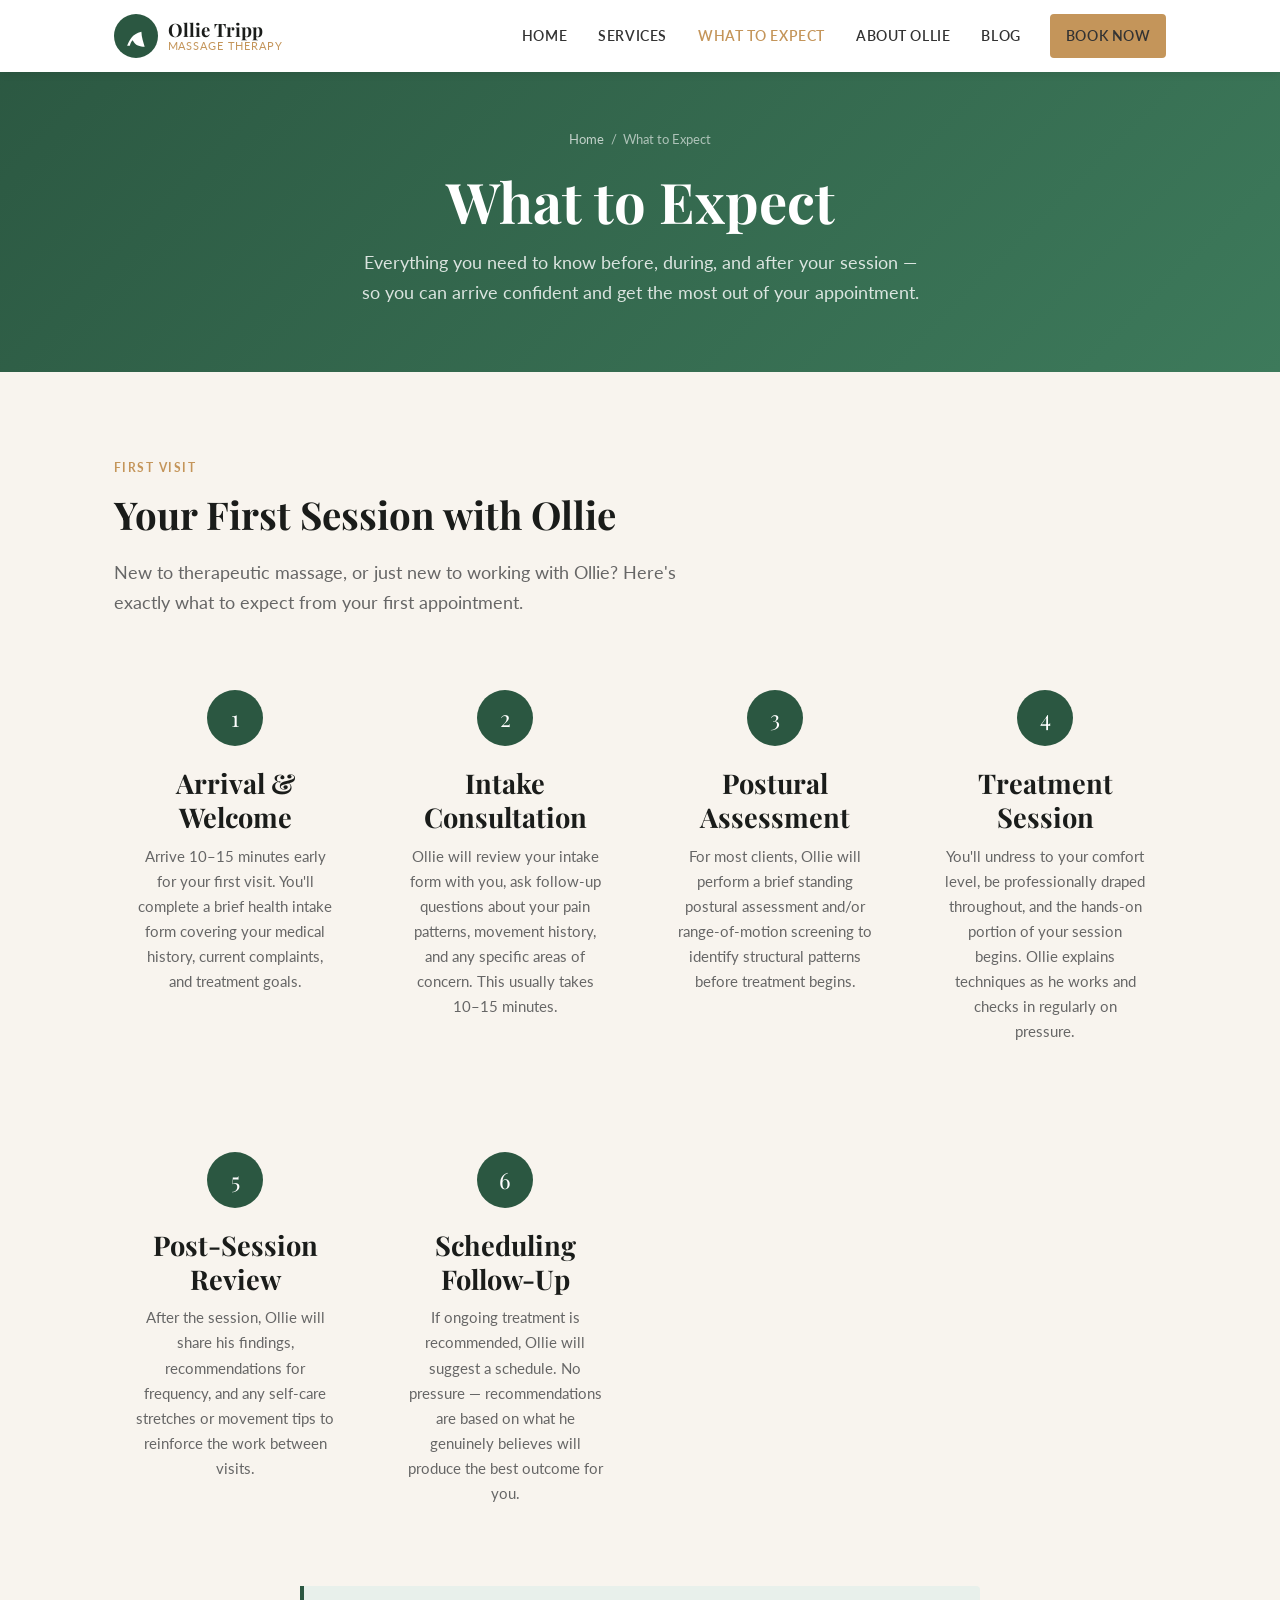
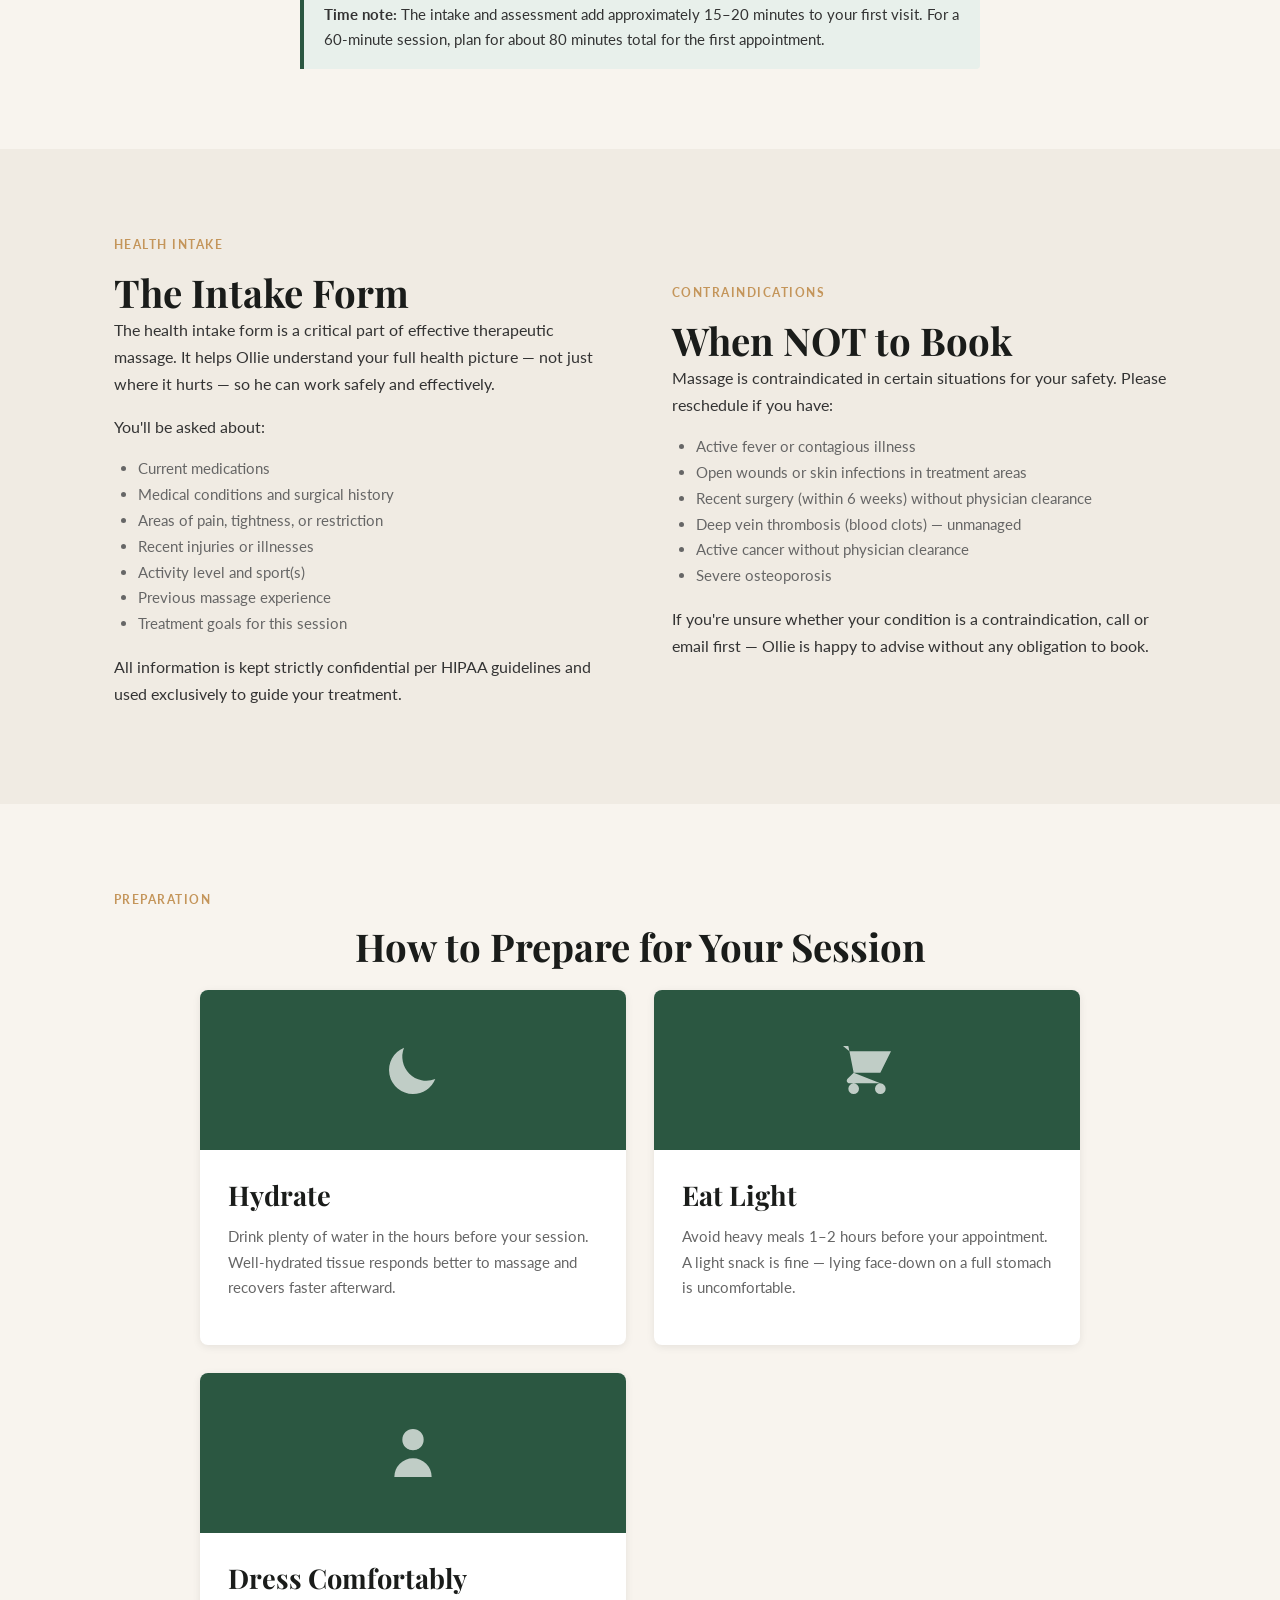
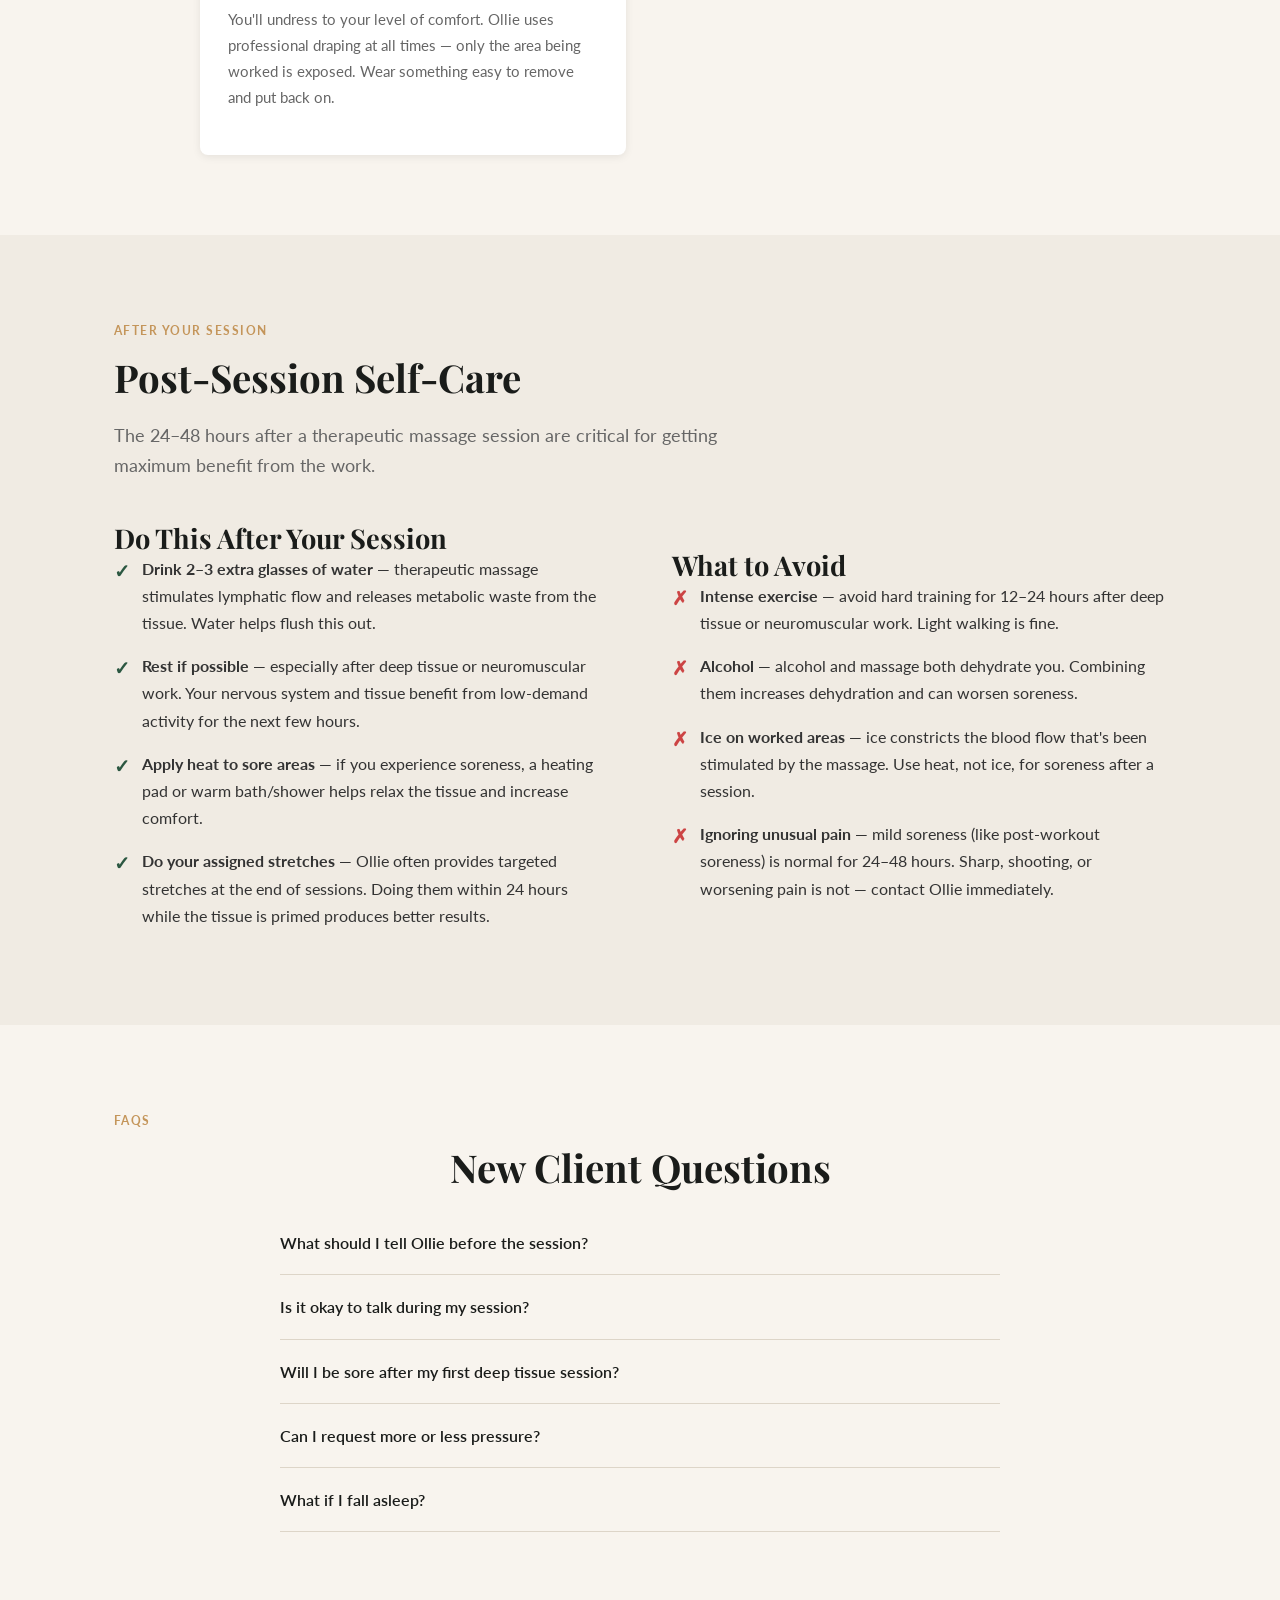
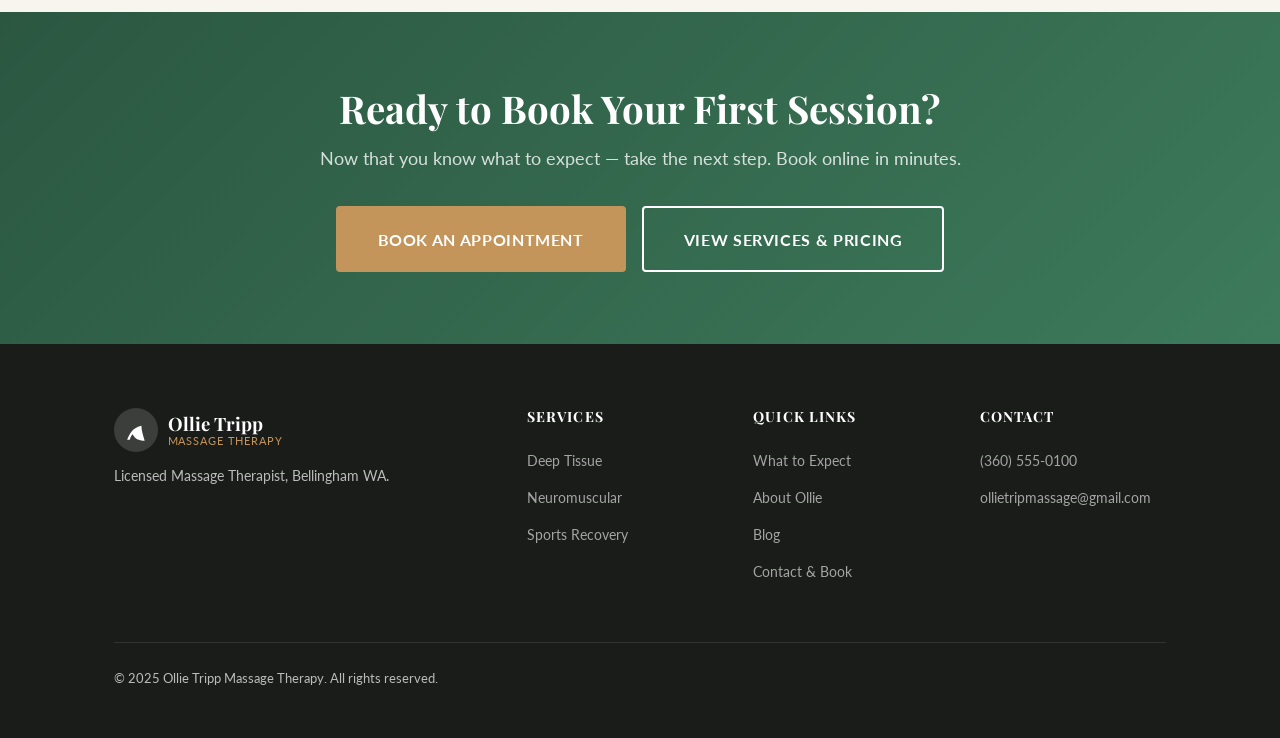
<file: website/what-to-expect.html>
<!DOCTYPE html>
<html lang="en">
<head>
  <meta charset="UTF-8">
  <meta name="viewport" content="width=device-width, initial-scale=1.0">
  <title>What to Expect | First Visit Process &amp; FAQ | Ollie Tripp Massage Bellingham WA</title>
  <meta name="description" content="Everything you need to know before your first massage with Ollie Tripp in Bellingham, WA — intake process, what to wear, post-session care, and FAQ for new clients.">
  <link rel="preconnect" href="https://fonts.googleapis.com">
  <link rel="preconnect" href="https://fonts.gstatic.com" crossorigin>
  <link href="https://fonts.googleapis.com/css2?family=Playfair+Display:wght@400;600;700&family=Lato:wght@400;600;700&display=swap" rel="stylesheet">
  <link rel="stylesheet" href="css/styles.css">
</head>
<body>

  <nav class="navbar scrolled" role="navigation" aria-label="Main navigation">
    <div class="navbar__inner">
      <a href="index.html" class="navbar__logo"><div class="navbar__logo-mark"><svg viewBox="0 0 24 24"><path d="M17 8C8 10 5.9 16.17 3.82 21h2.45C7 19 7.5 17 9 16c2 5 7 6 11 6-1-4-3-9-3-14z"/></svg></div><div class="navbar__logo-text"><span class="navbar__logo-name">Ollie Tripp</span><span class="navbar__logo-tagline">Massage Therapy</span></div></a>
      <button class="navbar__hamburger" aria-label="Toggle menu" aria-expanded="false"><span></span><span></span><span></span></button>
      <div class="navbar__nav-wrap">
        <ul class="navbar__nav">
          <li><a href="index.html">Home</a></li>
          <li><a href="services.html">Services</a></li>
          <li><a href="what-to-expect.html">What to Expect</a></li>
          <li><a href="about.html">About Ollie</a></li>
          <li><a href="blog.html">Blog</a></li>
          <li class="navbar__cta"><a href="contact.html" class="btn btn--primary">Book Now</a></li>
        </ul>
      </div>
    </div>
  </nav>

  <div class="page-hero">
    <div class="container">
      <nav class="breadcrumb" aria-label="Breadcrumb"><a href="index.html">Home</a> <span>/</span> <span>What to Expect</span></nav>
      <h1>What to Expect</h1>
      <p>Everything you need to know before, during, and after your session — so you can arrive confident and get the most out of your appointment.</p>
    </div>
  </div>

  <!-- FIRST VISIT PROCESS -->
  <section class="section">
    <div class="container">
      <span class="section-label">First Visit</span>
      <h2 class="section-title">Your First Session with Ollie</h2>
      <p class="section-subtitle">New to therapeutic massage, or just new to working with Ollie? Here's exactly what to expect from your first appointment.</p>

      <div class="process-steps">
        <div class="step">
          <div class="step__number">1</div>
          <h3>Arrival &amp; Welcome</h3>
          <p>Arrive 10–15 minutes early for your first visit. You'll complete a brief health intake form covering your medical history, current complaints, and treatment goals.</p>
        </div>
        <div class="step">
          <div class="step__number">2</div>
          <h3>Intake Consultation</h3>
          <p>Ollie will review your intake form with you, ask follow-up questions about your pain patterns, movement history, and any specific areas of concern. This usually takes 10–15 minutes.</p>
        </div>
        <div class="step">
          <div class="step__number">3</div>
          <h3>Postural Assessment</h3>
          <p>For most clients, Ollie will perform a brief standing postural assessment and/or range-of-motion screening to identify structural patterns before treatment begins.</p>
        </div>
        <div class="step">
          <div class="step__number">4</div>
          <h3>Treatment Session</h3>
          <p>You'll undress to your comfort level, be professionally draped throughout, and the hands-on portion of your session begins. Ollie explains techniques as he works and checks in regularly on pressure.</p>
        </div>
        <div class="step">
          <div class="step__number">5</div>
          <h3>Post-Session Review</h3>
          <p>After the session, Ollie will share his findings, recommendations for frequency, and any self-care stretches or movement tips to reinforce the work between visits.</p>
        </div>
        <div class="step">
          <div class="step__number">6</div>
          <h3>Scheduling Follow-Up</h3>
          <p>If ongoing treatment is recommended, Ollie will suggest a schedule. No pressure — recommendations are based on what he genuinely believes will produce the best outcome for you.</p>
        </div>
      </div>

      <div class="notice" style="max-width:680px;margin:2rem auto 0;">
        <strong>Time note:</strong> The intake and assessment add approximately 15–20 minutes to your first visit. For a 60-minute session, plan for about 80 minutes total for the first appointment.
      </div>
    </div>
  </section>

  <!-- INTAKE FORM -->
  <section class="section section--alt">
    <div class="container">
      <div class="two-col">
        <div>
          <span class="section-label">Health Intake</span>
          <h2>The Intake Form</h2>
          <p>
            The health intake form is a critical part of effective therapeutic massage. It helps Ollie understand your full health picture — not just where it hurts — so he can work safely and effectively.
          </p>
          <p>You'll be asked about:</p>
          <ul style="color:var(--color-text-light);font-size:.95rem;">
            <li>Current medications</li>
            <li>Medical conditions and surgical history</li>
            <li>Areas of pain, tightness, or restriction</li>
            <li>Recent injuries or illnesses</li>
            <li>Activity level and sport(s)</li>
            <li>Previous massage experience</li>
            <li>Treatment goals for this session</li>
          </ul>
          <p style="margin-top:1rem;">
            All information is kept strictly confidential per HIPAA guidelines and used exclusively to guide your treatment.
          </p>
        </div>
        <div>
          <span class="section-label">Contraindications</span>
          <h2>When NOT to Book</h2>
          <p>Massage is contraindicated in certain situations for your safety. Please reschedule if you have:</p>
          <ul style="color:var(--color-text-light);font-size:.95rem;">
            <li>Active fever or contagious illness</li>
            <li>Open wounds or skin infections in treatment areas</li>
            <li>Recent surgery (within 6 weeks) without physician clearance</li>
            <li>Deep vein thrombosis (blood clots) — unmanaged</li>
            <li>Active cancer without physician clearance</li>
            <li>Severe osteoporosis</li>
          </ul>
          <p style="margin-top:1rem;">
            If you're unsure whether your condition is a contraindication, call or email first — Ollie is happy to advise without any obligation to book.
          </p>
        </div>
      </div>
    </div>
  </section>

  <!-- WHAT TO WEAR / PREPARE -->
  <section class="section">
    <div class="container">
      <span class="section-label">Preparation</span>
      <h2 class="section-title text-center">How to Prepare for Your Session</h2>

      <div class="services-grid" style="max-width:880px;margin:0 auto;">
        <div class="service-card">
          <div class="service-card__icon"><svg viewBox="0 0 24 24"><path d="M20.354 15.354A9 9 0 018.646 3.646 9.003 9.003 0 0012 21a9.003 9.003 0 008.354-5.646z"/></svg></div>
          <div class="service-card__body"><h3>Hydrate</h3><p>Drink plenty of water in the hours before your session. Well-hydrated tissue responds better to massage and recovers faster afterward.</p></div>
        </div>
        <div class="service-card">
          <div class="service-card__icon"><svg viewBox="0 0 24 24"><path d="M3 3h2l.4 2M7 13h10l4-8H5.4M7 13L5.4 5M7 13l-2.293 2.293c-.63.63-.184 1.707.707 1.707H17m0 0a2 2 0 100 4 2 2 0 000-4zm-8 2a2 2 0 11-4 0 2 2 0 014 0z"/></svg></div>
          <div class="service-card__body"><h3>Eat Light</h3><p>Avoid heavy meals 1–2 hours before your appointment. A light snack is fine — lying face-down on a full stomach is uncomfortable.</p></div>
        </div>
        <div class="service-card">
          <div class="service-card__icon"><svg viewBox="0 0 24 24"><path d="M16 7a4 4 0 11-8 0 4 4 0 018 0zM12 14a7 7 0 00-7 7h14a7 7 0 00-7-7z"/></svg></div>
          <div class="service-card__body"><h3>Dress Comfortably</h3><p>You'll undress to your level of comfort. Ollie uses professional draping at all times — only the area being worked is exposed. Wear something easy to remove and put back on.</p></div>
        </div>
      </div>
    </div>
  </section>

  <!-- POST SESSION CARE -->
  <section class="section section--alt">
    <div class="container">
      <span class="section-label">After Your Session</span>
      <h2 class="section-title">Post-Session Self-Care</h2>
      <p class="section-subtitle">The 24–48 hours after a therapeutic massage session are critical for getting maximum benefit from the work.</p>

      <div class="two-col">
        <div>
          <h3>Do This After Your Session</h3>
          <ul style="list-style:none;padding:0;">
            <li style="display:flex;gap:.75rem;margin-bottom:1rem;align-items:flex-start;">
              <span style="color:var(--color-primary);font-weight:700;font-size:1.2rem;flex-shrink:0;">✓</span>
              <div><strong>Drink 2–3 extra glasses of water</strong> — therapeutic massage stimulates lymphatic flow and releases metabolic waste from the tissue. Water helps flush this out.</div>
            </li>
            <li style="display:flex;gap:.75rem;margin-bottom:1rem;align-items:flex-start;">
              <span style="color:var(--color-primary);font-weight:700;font-size:1.2rem;flex-shrink:0;">✓</span>
              <div><strong>Rest if possible</strong> — especially after deep tissue or neuromuscular work. Your nervous system and tissue benefit from low-demand activity for the next few hours.</div>
            </li>
            <li style="display:flex;gap:.75rem;margin-bottom:1rem;align-items:flex-start;">
              <span style="color:var(--color-primary);font-weight:700;font-size:1.2rem;flex-shrink:0;">✓</span>
              <div><strong>Apply heat to sore areas</strong> — if you experience soreness, a heating pad or warm bath/shower helps relax the tissue and increase comfort.</div>
            </li>
            <li style="display:flex;gap:.75rem;margin-bottom:1rem;align-items:flex-start;">
              <span style="color:var(--color-primary);font-weight:700;font-size:1.2rem;flex-shrink:0;">✓</span>
              <div><strong>Do your assigned stretches</strong> — Ollie often provides targeted stretches at the end of sessions. Doing them within 24 hours while the tissue is primed produces better results.</div>
            </li>
          </ul>
        </div>
        <div>
          <h3>What to Avoid</h3>
          <ul style="list-style:none;padding:0;">
            <li style="display:flex;gap:.75rem;margin-bottom:1rem;align-items:flex-start;">
              <span style="color:#c44;font-weight:700;font-size:1.2rem;flex-shrink:0;">✗</span>
              <div><strong>Intense exercise</strong> — avoid hard training for 12–24 hours after deep tissue or neuromuscular work. Light walking is fine.</div>
            </li>
            <li style="display:flex;gap:.75rem;margin-bottom:1rem;align-items:flex-start;">
              <span style="color:#c44;font-weight:700;font-size:1.2rem;flex-shrink:0;">✗</span>
              <div><strong>Alcohol</strong> — alcohol and massage both dehydrate you. Combining them increases dehydration and can worsen soreness.</div>
            </li>
            <li style="display:flex;gap:.75rem;margin-bottom:1rem;align-items:flex-start;">
              <span style="color:#c44;font-weight:700;font-size:1.2rem;flex-shrink:0;">✗</span>
              <div><strong>Ice on worked areas</strong> — ice constricts the blood flow that's been stimulated by the massage. Use heat, not ice, for soreness after a session.</div>
            </li>
            <li style="display:flex;gap:.75rem;align-items:flex-start;">
              <span style="color:#c44;font-weight:700;font-size:1.2rem;flex-shrink:0;">✗</span>
              <div><strong>Ignoring unusual pain</strong> — mild soreness (like post-workout soreness) is normal for 24–48 hours. Sharp, shooting, or worsening pain is not — contact Ollie immediately.</div>
            </li>
          </ul>
        </div>
      </div>
    </div>
  </section>

  <!-- FAQ -->
  <section class="section" aria-labelledby="faq-heading">
    <div class="container">
      <span class="section-label">FAQs</span>
      <h2 class="section-title text-center" id="faq-heading">New Client Questions</h2>

      <div class="faq-list">
        <div class="faq-item">
          <button class="faq-question" aria-expanded="false">What should I tell Ollie before the session? <svg viewBox="0 0 24 24"><path d="M12 4v16m8-8H4"/></svg></button>
          <div class="faq-answer"><p>Tell him everything that's relevant — even things you think might not matter. Medications, surgeries, recent injuries, pregnancy, medical conditions, areas of sensitivity, your pressure preferences, and your specific goals for the session. More information always leads to better outcomes.</p></div>
        </div>
        <div class="faq-item">
          <button class="faq-question" aria-expanded="false">Is it okay to talk during my session? <svg viewBox="0 0 24 24"><path d="M12 4v16m8-8H4"/></svg></button>
          <div class="faq-answer"><p>Absolutely — especially early in the session when you're giving feedback. Ollie will check in regularly. Some clients prefer quiet throughout; others like to chat. Both are completely fine. The one non-negotiable: always speak up if pressure is too intense or something doesn't feel right.</p></div>
        </div>
        <div class="faq-item">
          <button class="faq-question" aria-expanded="false">Will I be sore after my first deep tissue session? <svg viewBox="0 0 24 24"><path d="M12 4v16m8-8H4"/></svg></button>
          <div class="faq-answer"><p>Possibly — especially if it's your first time receiving therapeutic-level massage. Expect something similar to the 24–48 hour soreness after a hard workout. This is normal, indicates the body is responding to the work, and typically decreases significantly with subsequent sessions as tissue health improves.</p></div>
        </div>
        <div class="faq-item">
          <button class="faq-question" aria-expanded="false">Can I request more or less pressure? <svg viewBox="0 0 24 24"><path d="M12 4v16m8-8H4"/></svg></button>
          <div class="faq-answer"><p>Yes, always. Ollie calibrates pressure based on your feedback throughout the session. Never tough out pressure that crosses from "productive discomfort" into actual pain. Speaking up immediately is the most helpful thing you can do — it lets Ollie adjust and produce better results for you.</p></div>
        </div>
        <div class="faq-item">
          <button class="faq-question" aria-expanded="false">What if I fall asleep? <svg viewBox="0 0 24 24"><path d="M12 4v16m8-8H4"/></svg></button>
          <div class="faq-answer"><p>It happens all the time — especially during relaxation-focused phases of the session. It's a sign that your nervous system has shifted into parasympathetic mode, which is exactly where healing happens. Ollie takes it as a compliment. He'll gently wake you at the end of the session.</p></div>
        </div>
      </div>
    </div>
  </section>

  <div class="cta-banner">
    <div class="container">
      <h2>Ready to Book Your First Session?</h2>
      <p>Now that you know what to expect — take the next step. Book online in minutes.</p>
      <div style="display:flex;gap:1rem;justify-content:center;flex-wrap:wrap;">
        <a href="contact.html" class="btn btn--primary btn--lg">Book an Appointment</a>
        <a href="services.html" class="btn btn--outline-white btn--lg">View Services &amp; Pricing</a>
      </div>
    </div>
  </div>

  <footer class="footer"><div class="container"><div class="footer__grid"><div class="footer__brand"><a href="index.html" class="navbar__logo"><div class="navbar__logo-mark" style="background:rgba(255,255,255,0.15)"><svg viewBox="0 0 24 24"><path d="M17 8C8 10 5.9 16.17 3.82 21h2.45C7 19 7.5 17 9 16c2 5 7 6 11 6-1-4-3-9-3-14z"/></svg></div><div class="navbar__logo-text"><span class="navbar__logo-name">Ollie Tripp</span><span class="navbar__logo-tagline">Massage Therapy</span></div></a><p class="footer__tagline">Licensed Massage Therapist, Bellingham WA.</p></div><div><h4>Services</h4><ul><li><a href="services/deep-tissue.html">Deep Tissue</a></li><li><a href="services/neuromuscular.html">Neuromuscular</a></li><li><a href="services/sports-recovery.html">Sports Recovery</a></li></ul></div><div><h4>Quick Links</h4><ul><li><a href="what-to-expect.html">What to Expect</a></li><li><a href="about.html">About Ollie</a></li><li><a href="blog.html">Blog</a></li><li><a href="contact.html">Contact &amp; Book</a></li></ul></div><div><h4>Contact</h4><ul><li><a href="tel:+1-360-555-0100">(360) 555-0100</a></li><li><a href="mailto:ollietripmassage@gmail.com">ollietripmassage@gmail.com</a></li></ul></div></div><div class="footer__bottom"><p>&copy; 2025 Ollie Tripp Massage Therapy. All rights reserved.</p></div></div></footer>

  <script src="js/main.js"></script>
</body>
</html>
</file>
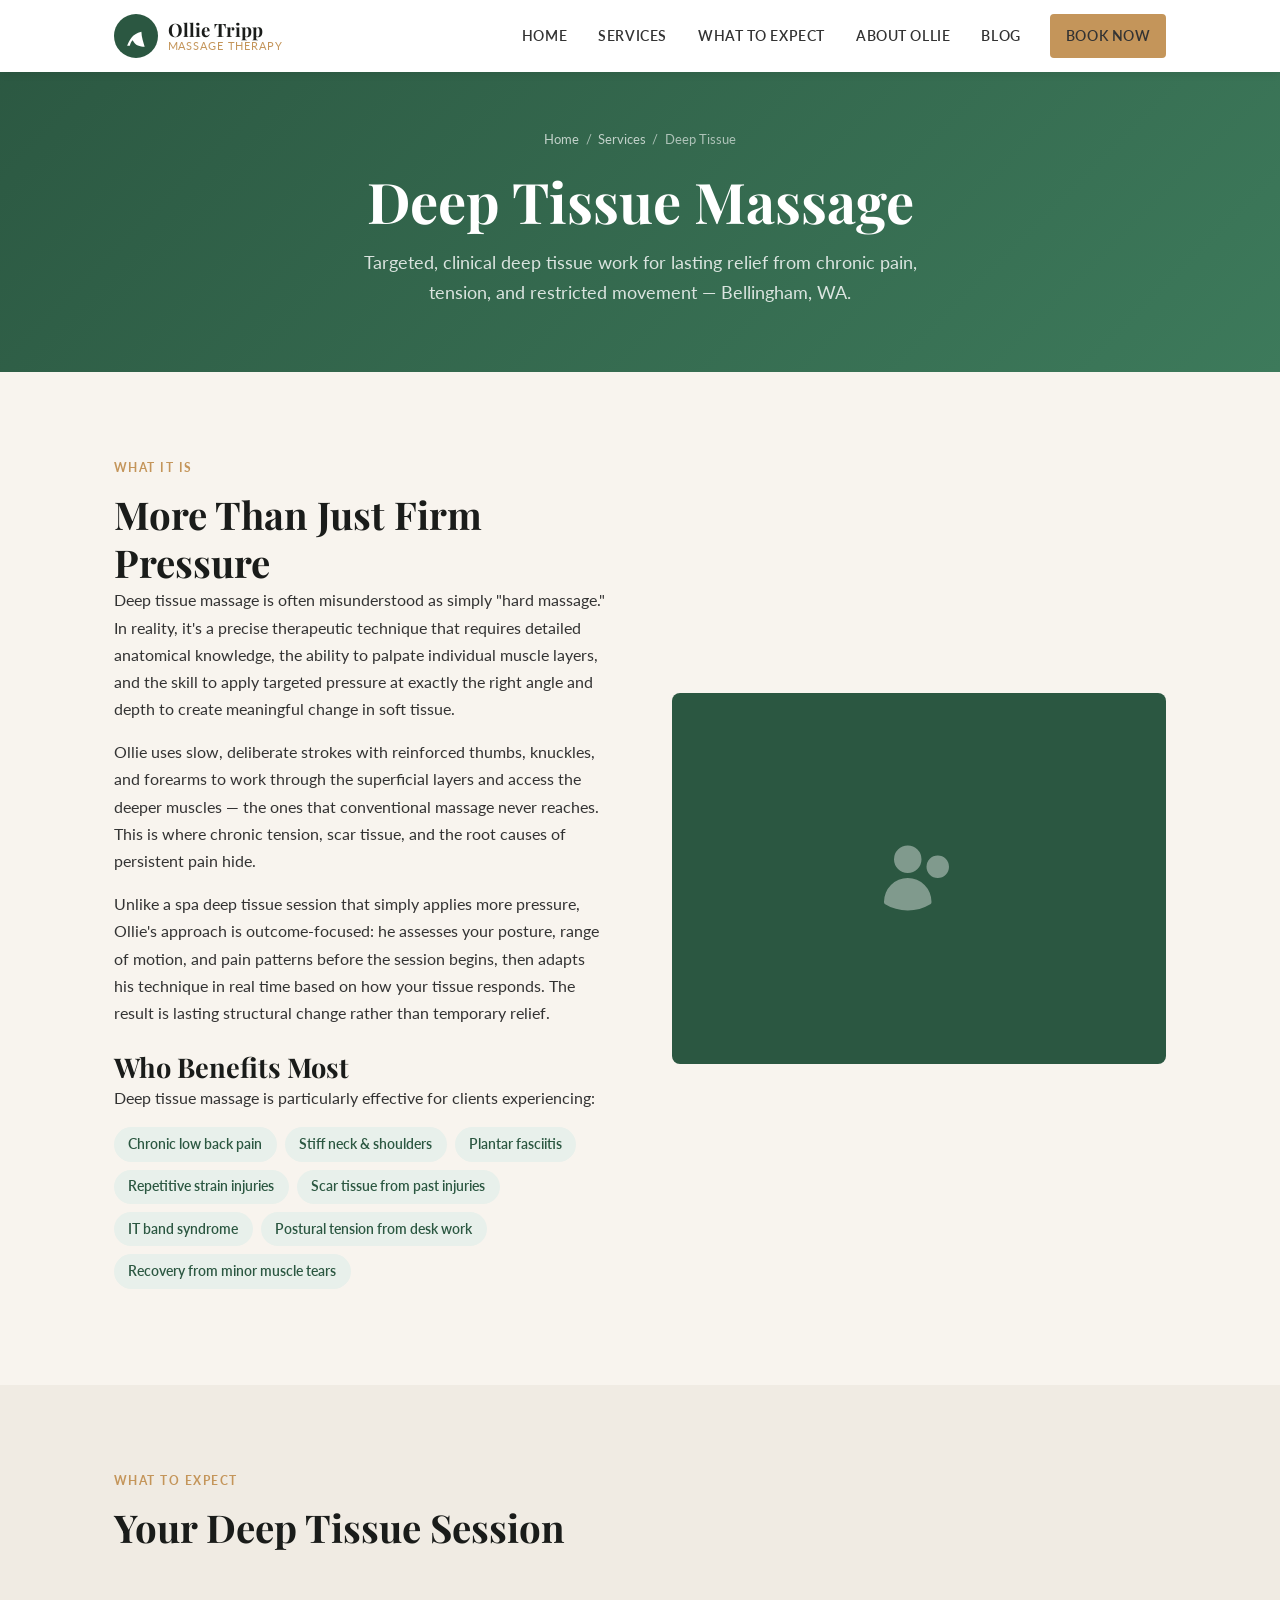
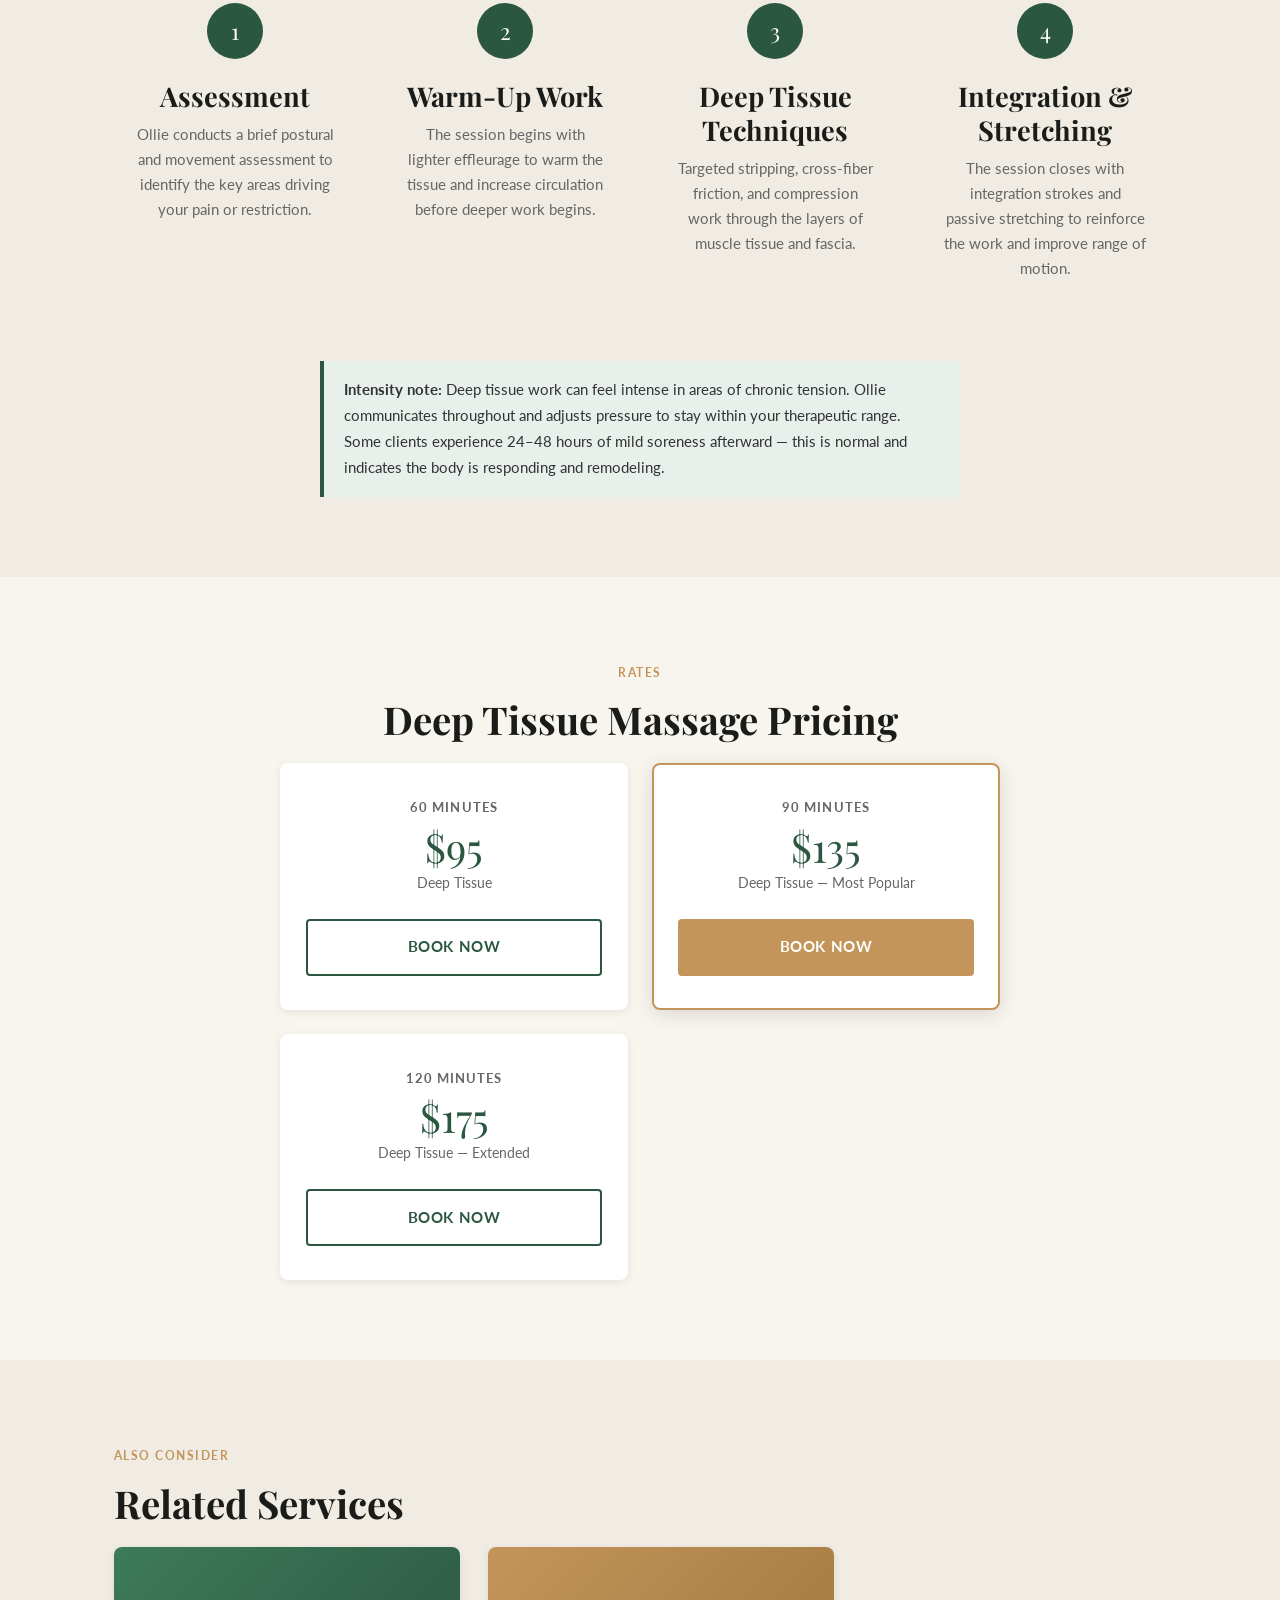
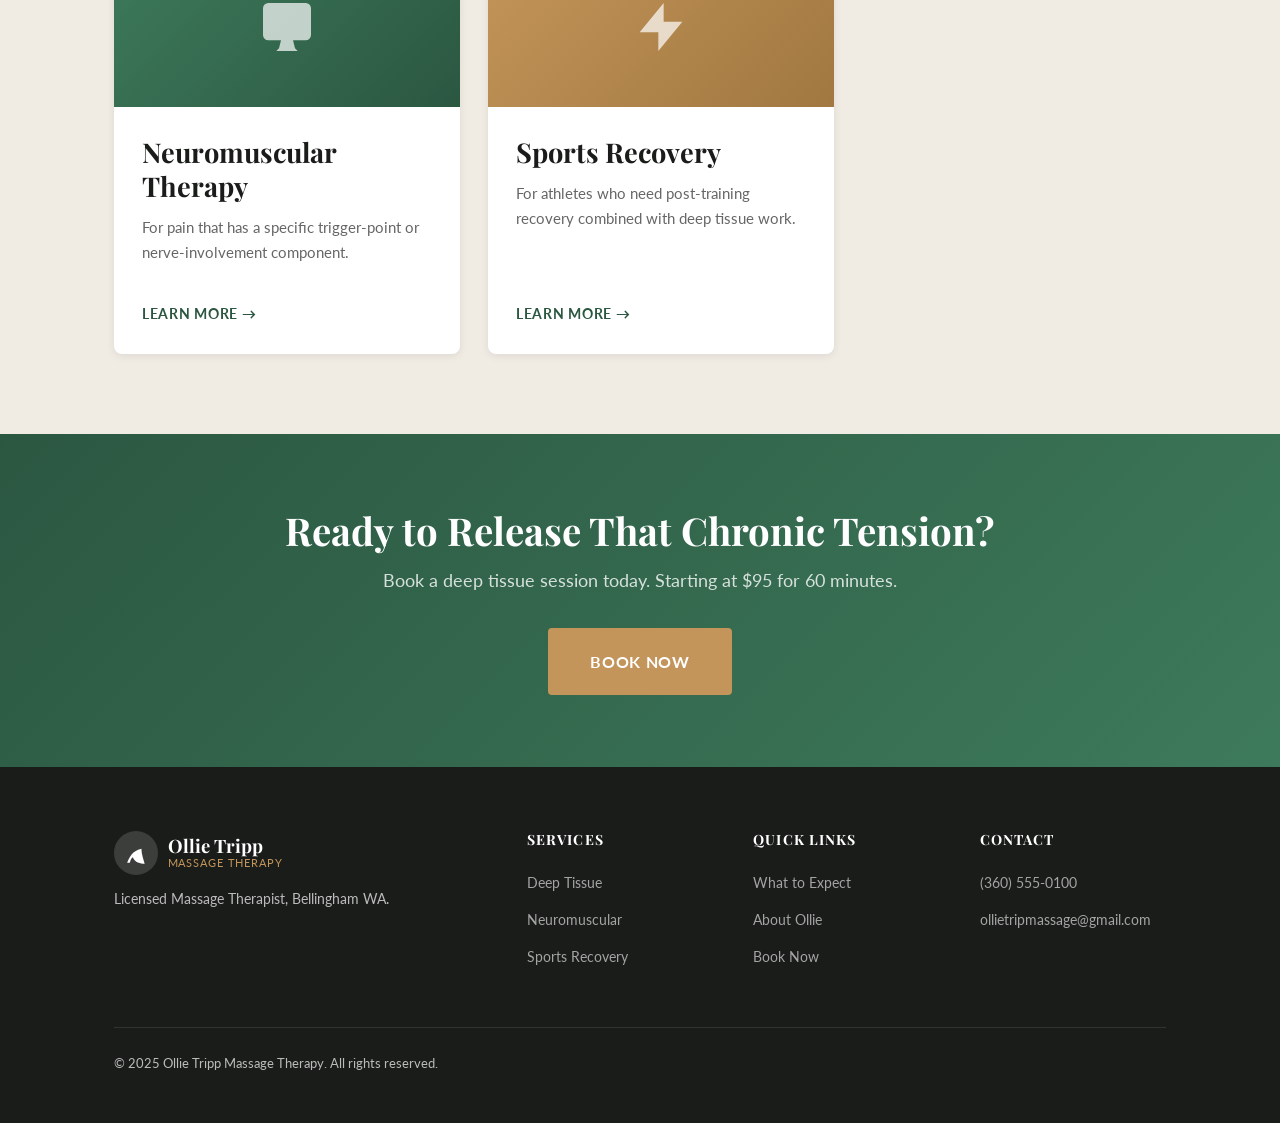
<file: website/services/deep-tissue.html>
<!DOCTYPE html>
<html lang="en">
<head>
  <meta charset="UTF-8">
  <meta name="viewport" content="width=device-width, initial-scale=1.0">
  <title>Deep Tissue Massage Bellingham WA | Chronic Pain &amp; Tension Relief | Ollie Tripp</title>
  <meta name="description" content="Deep tissue massage in Bellingham, WA with Ollie Tripp LMT. Expert relief for chronic back pain, neck tension, scar tissue, and musculoskeletal issues. Starting at $95.">
  <link rel="preconnect" href="https://fonts.googleapis.com">
  <link rel="preconnect" href="https://fonts.gstatic.com" crossorigin>
  <link href="https://fonts.googleapis.com/css2?family=Playfair+Display:wght@400;600;700&family=Lato:wght@400;600;700&display=swap" rel="stylesheet">
  <link rel="stylesheet" href="../css/styles.css">
</head>
<body>

  <nav class="navbar scrolled" role="navigation" aria-label="Main navigation">
    <div class="navbar__inner">
      <a href="../index.html" class="navbar__logo"><div class="navbar__logo-mark"><svg viewBox="0 0 24 24"><path d="M17 8C8 10 5.9 16.17 3.82 21h2.45C7 19 7.5 17 9 16c2 5 7 6 11 6-1-4-3-9-3-14z"/></svg></div><div class="navbar__logo-text"><span class="navbar__logo-name">Ollie Tripp</span><span class="navbar__logo-tagline">Massage Therapy</span></div></a>
      <button class="navbar__hamburger" aria-label="Toggle menu" aria-expanded="false"><span></span><span></span><span></span></button>
      <div class="navbar__nav-wrap">
        <ul class="navbar__nav">
          <li><a href="../index.html">Home</a></li>
          <li><a href="../services.html">Services</a></li>
          <li><a href="../what-to-expect.html">What to Expect</a></li>
          <li><a href="../about.html">About Ollie</a></li>
          <li><a href="../blog.html">Blog</a></li>
          <li class="navbar__cta"><a href="../contact.html" class="btn btn--primary">Book Now</a></li>
        </ul>
      </div>
    </div>
  </nav>

  <div class="page-hero">
    <div class="container">
      <nav class="breadcrumb" aria-label="Breadcrumb"><a href="../index.html">Home</a> <span>/</span> <a href="../services.html">Services</a> <span>/</span> <span>Deep Tissue</span></nav>
      <h1>Deep Tissue Massage</h1>
      <p>Targeted, clinical deep tissue work for lasting relief from chronic pain, tension, and restricted movement — Bellingham, WA.</p>
    </div>
  </div>

  <section class="section">
    <div class="container">
      <div class="two-col">
        <div>
          <span class="section-label">What It Is</span>
          <h2>More Than Just Firm Pressure</h2>
          <p>
            Deep tissue massage is often misunderstood as simply "hard massage." In reality, it's a precise therapeutic technique that requires detailed anatomical knowledge, the ability to palpate individual muscle layers, and the skill to apply targeted pressure at exactly the right angle and depth to create meaningful change in soft tissue.
          </p>
          <p>
            Ollie uses slow, deliberate strokes with reinforced thumbs, knuckles, and forearms to work through the superficial layers and access the deeper muscles — the ones that conventional massage never reaches. This is where chronic tension, scar tissue, and the root causes of persistent pain hide.
          </p>
          <p>
            Unlike a spa deep tissue session that simply applies more pressure, Ollie's approach is outcome-focused: he assesses your posture, range of motion, and pain patterns before the session begins, then adapts his technique in real time based on how your tissue responds. The result is lasting structural change rather than temporary relief.
          </p>

          <h3 style="margin-top:1.5rem;">Who Benefits Most</h3>
          <p>Deep tissue massage is particularly effective for clients experiencing:</p>
          <ul class="pill-list">
            <li>Chronic low back pain</li>
            <li>Stiff neck &amp; shoulders</li>
            <li>Plantar fasciitis</li>
            <li>Repetitive strain injuries</li>
            <li>Scar tissue from past injuries</li>
            <li>IT band syndrome</li>
            <li>Postural tension from desk work</li>
            <li>Recovery from minor muscle tears</li>
          </ul>
        </div>
        <div class="two-col__image">
          <!-- Replace: <img src="../images/deep-tissue-session.jpg" alt="Deep tissue massage session"> -->
          <svg viewBox="0 0 24 24" aria-hidden="true"><path d="M4.5 6.375a4.125 4.125 0 118.25 0 4.125 4.125 0 01-8.25 0zM14.25 8.625a3.375 3.375 0 116.75 0 3.375 3.375 0 01-6.75 0zM1.5 19.125a7.125 7.125 0 0114.25 0v.003l-.001.119a.75.75 0 01-.363.63 13.067 13.067 0 01-6.761 1.873c-2.472 0-4.786-.684-6.76-1.873a.75.75 0 01-.364-.63l-.001-.122z"/></svg>
        </div>
      </div>
    </div>
  </section>

  <section class="section section--alt">
    <div class="container">
      <span class="section-label">What to Expect</span>
      <h2 class="section-title">Your Deep Tissue Session</h2>

      <div class="process-steps">
        <div class="step">
          <div class="step__number">1</div>
          <h3>Assessment</h3>
          <p>Ollie conducts a brief postural and movement assessment to identify the key areas driving your pain or restriction.</p>
        </div>
        <div class="step">
          <div class="step__number">2</div>
          <h3>Warm-Up Work</h3>
          <p>The session begins with lighter effleurage to warm the tissue and increase circulation before deeper work begins.</p>
        </div>
        <div class="step">
          <div class="step__number">3</div>
          <h3>Deep Tissue Techniques</h3>
          <p>Targeted stripping, cross-fiber friction, and compression work through the layers of muscle tissue and fascia.</p>
        </div>
        <div class="step">
          <div class="step__number">4</div>
          <h3>Integration &amp; Stretching</h3>
          <p>The session closes with integration strokes and passive stretching to reinforce the work and improve range of motion.</p>
        </div>
      </div>

      <div class="notice" style="max-width:640px;margin:2rem auto 0;">
        <strong>Intensity note:</strong> Deep tissue work can feel intense in areas of chronic tension. Ollie communicates throughout and adjusts pressure to stay within your therapeutic range. Some clients experience 24–48 hours of mild soreness afterward — this is normal and indicates the body is responding and remodeling.
      </div>
    </div>
  </section>

  <!-- PRICING SNAPSHOT -->
  <section class="section">
    <div class="container text-center">
      <span class="section-label">Rates</span>
      <h2 class="section-title">Deep Tissue Massage Pricing</h2>
      <div class="pricing-grid" style="max-width:720px;margin:0 auto;">
        <div class="pricing-card"><div class="pricing-card__duration">60 Minutes</div><div class="pricing-card__price">$95</div><div class="pricing-card__type">Deep Tissue</div><a href="../contact.html" class="btn btn--outline" style="width:100%;justify-content:center;">Book Now</a></div>
        <div class="pricing-card featured"><div class="pricing-card__duration">90 Minutes</div><div class="pricing-card__price">$135</div><div class="pricing-card__type">Deep Tissue — Most Popular</div><a href="../contact.html" class="btn btn--primary" style="width:100%;justify-content:center;">Book Now</a></div>
        <div class="pricing-card"><div class="pricing-card__duration">120 Minutes</div><div class="pricing-card__price">$175</div><div class="pricing-card__type">Deep Tissue — Extended</div><a href="../contact.html" class="btn btn--outline" style="width:100%;justify-content:center;">Book Now</a></div>
      </div>
    </div>
  </section>

  <!-- RELATED SERVICES -->
  <section class="section section--alt">
    <div class="container">
      <span class="section-label">Also Consider</span>
      <h2 class="section-title">Related Services</h2>
      <div class="services-grid" style="max-width:720px;">
        <article class="service-card">
          <div class="service-card__icon" style="background:linear-gradient(135deg,#3D7A5B,#2B5741)"><svg viewBox="0 0 24 24"><path d="M9.75 17L9 20l-1 1h8l-1-1-.75-3M3 13h18M5 17h14a2 2 0 002-2V5a2 2 0 00-2-2H5a2 2 0 00-2 2v10a2 2 0 002 2z"/></svg></div>
          <div class="service-card__body"><h3>Neuromuscular Therapy</h3><p>For pain that has a specific trigger-point or nerve-involvement component.</p><a href="neuromuscular.html" class="service-card__link">Learn More →</a></div>
        </article>
        <article class="service-card">
          <div class="service-card__icon" style="background:linear-gradient(135deg,#C4955A,#a07840)"><svg viewBox="0 0 24 24"><path d="M13 10V3L4 14h7v7l9-11h-7z"/></svg></div>
          <div class="service-card__body"><h3>Sports Recovery</h3><p>For athletes who need post-training recovery combined with deep tissue work.</p><a href="sports-recovery.html" class="service-card__link">Learn More →</a></div>
        </article>
      </div>
    </div>
  </section>

  <div class="cta-banner">
    <div class="container">
      <h2>Ready to Release That Chronic Tension?</h2>
      <p>Book a deep tissue session today. Starting at $95 for 60 minutes.</p>
      <a href="../contact.html" class="btn btn--primary btn--lg">Book Now</a>
    </div>
  </div>

  <footer class="footer"><div class="container"><div class="footer__grid"><div class="footer__brand"><a href="../index.html" class="navbar__logo"><div class="navbar__logo-mark" style="background:rgba(255,255,255,0.15)"><svg viewBox="0 0 24 24"><path d="M17 8C8 10 5.9 16.17 3.82 21h2.45C7 19 7.5 17 9 16c2 5 7 6 11 6-1-4-3-9-3-14z"/></svg></div><div class="navbar__logo-text"><span class="navbar__logo-name">Ollie Tripp</span><span class="navbar__logo-tagline">Massage Therapy</span></div></a><p class="footer__tagline">Licensed Massage Therapist, Bellingham WA.</p></div><div><h4>Services</h4><ul><li><a href="deep-tissue.html">Deep Tissue</a></li><li><a href="neuromuscular.html">Neuromuscular</a></li><li><a href="sports-recovery.html">Sports Recovery</a></li></ul></div><div><h4>Quick Links</h4><ul><li><a href="../what-to-expect.html">What to Expect</a></li><li><a href="../about.html">About Ollie</a></li><li><a href="../contact.html">Book Now</a></li></ul></div><div><h4>Contact</h4><ul><li><a href="tel:+1-360-555-0100">(360) 555-0100</a></li><li><a href="mailto:ollietripmassage@gmail.com">ollietripmassage@gmail.com</a></li></ul></div></div><div class="footer__bottom"><p>&copy; 2025 Ollie Tripp Massage Therapy. All rights reserved.</p></div></div></footer>

  <script src="../js/main.js"></script>
</body>
</html>
</file>
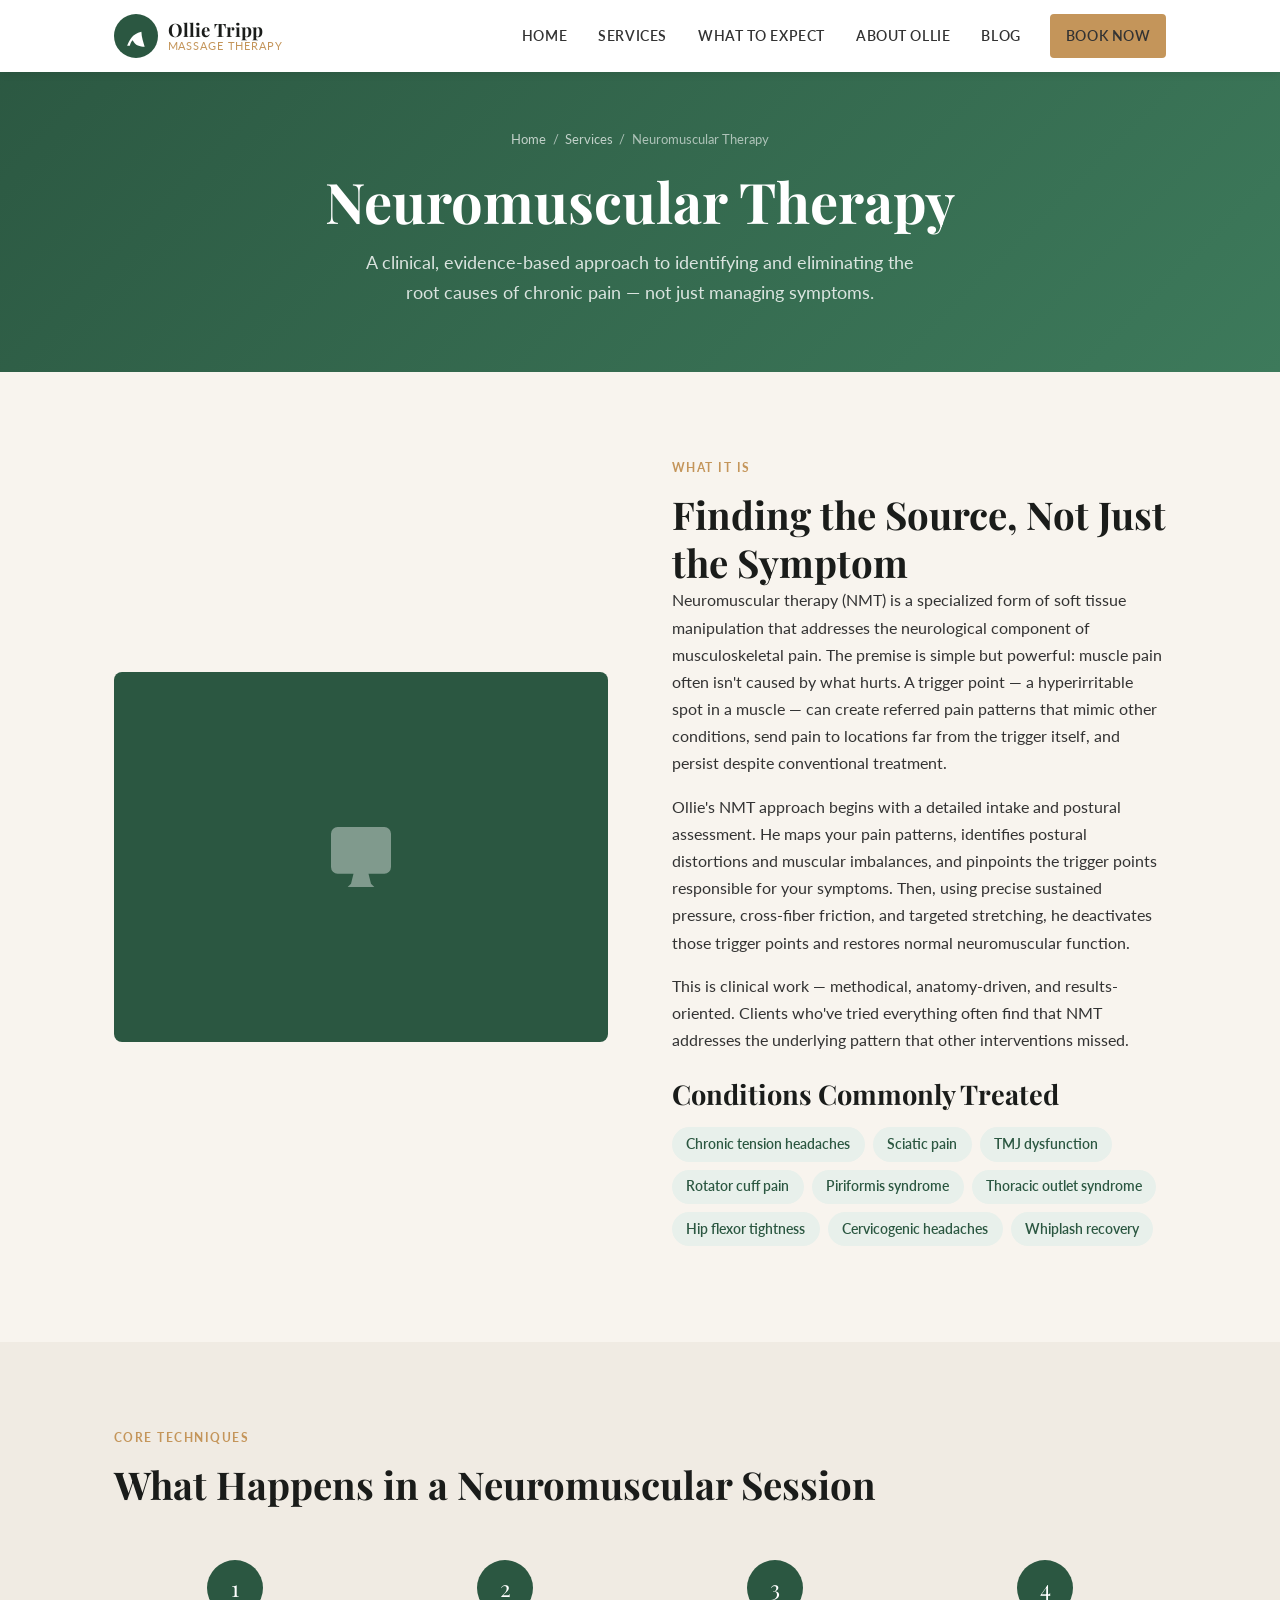
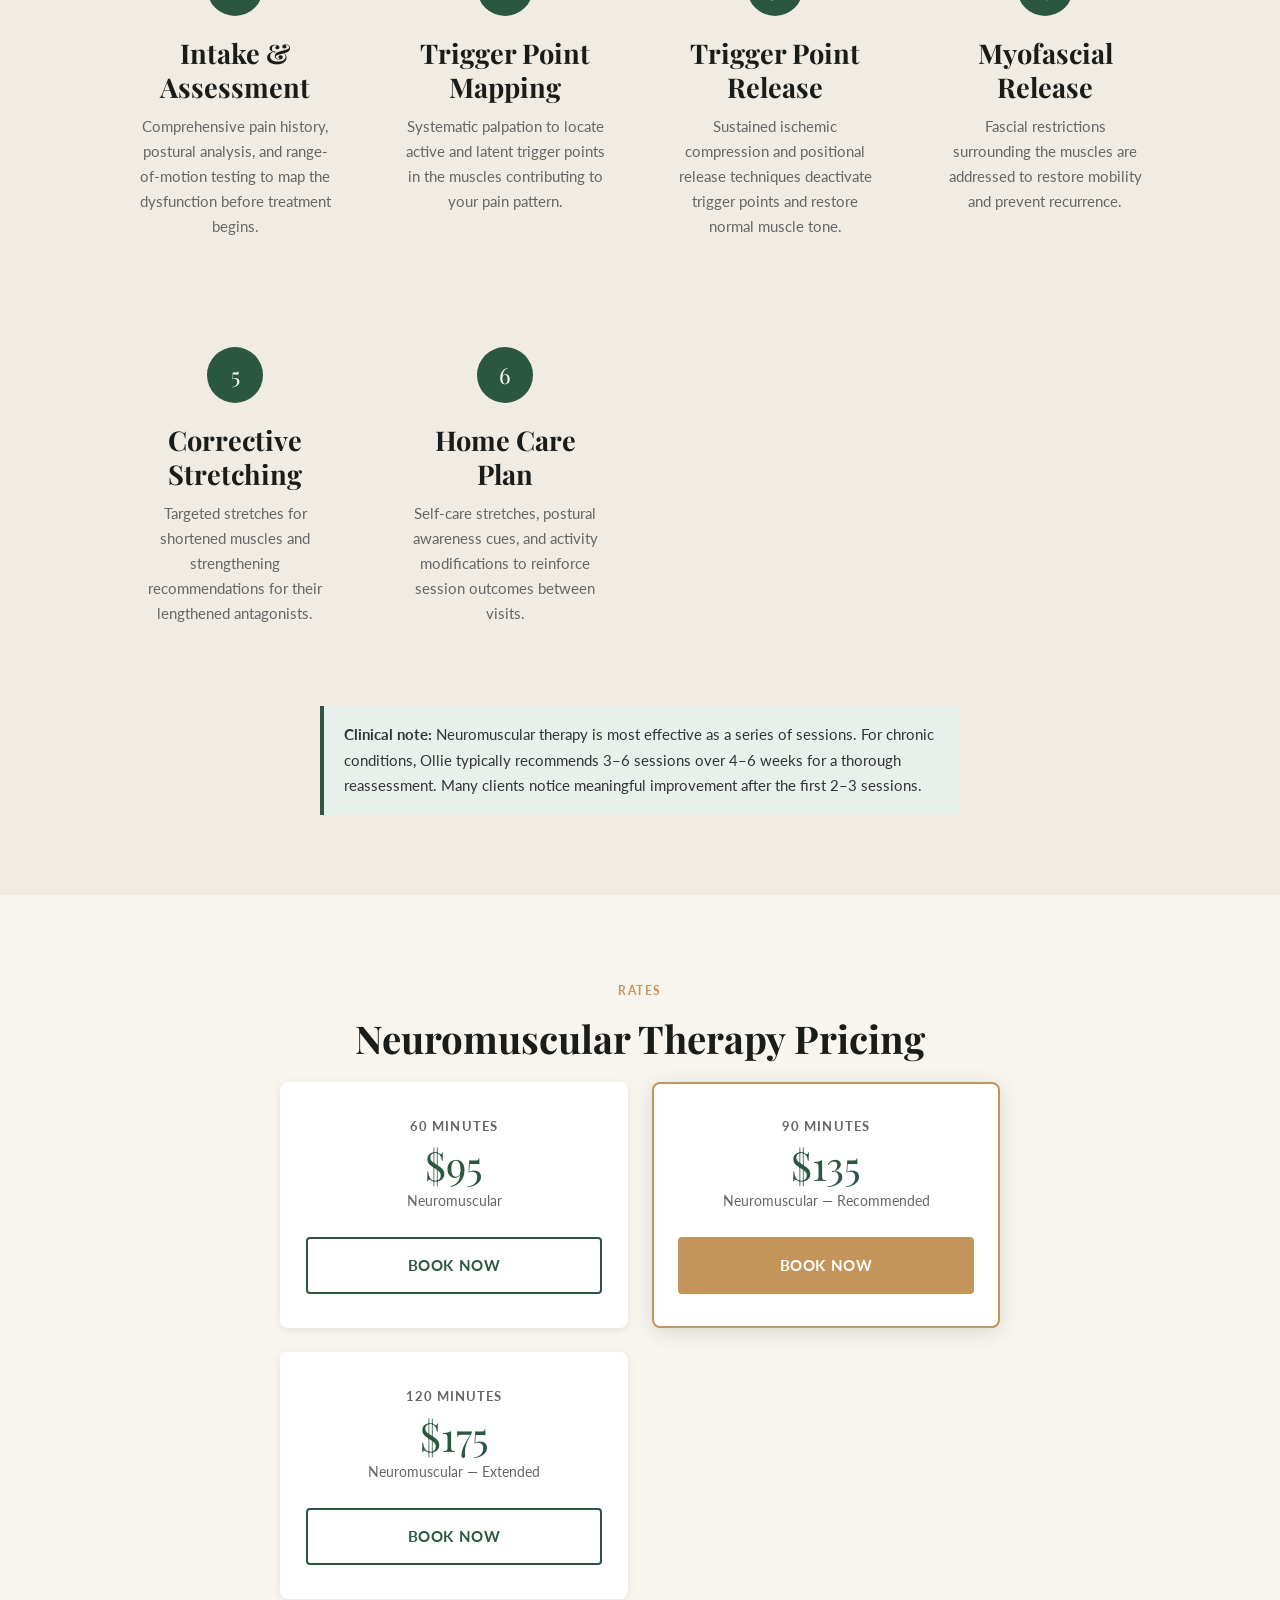
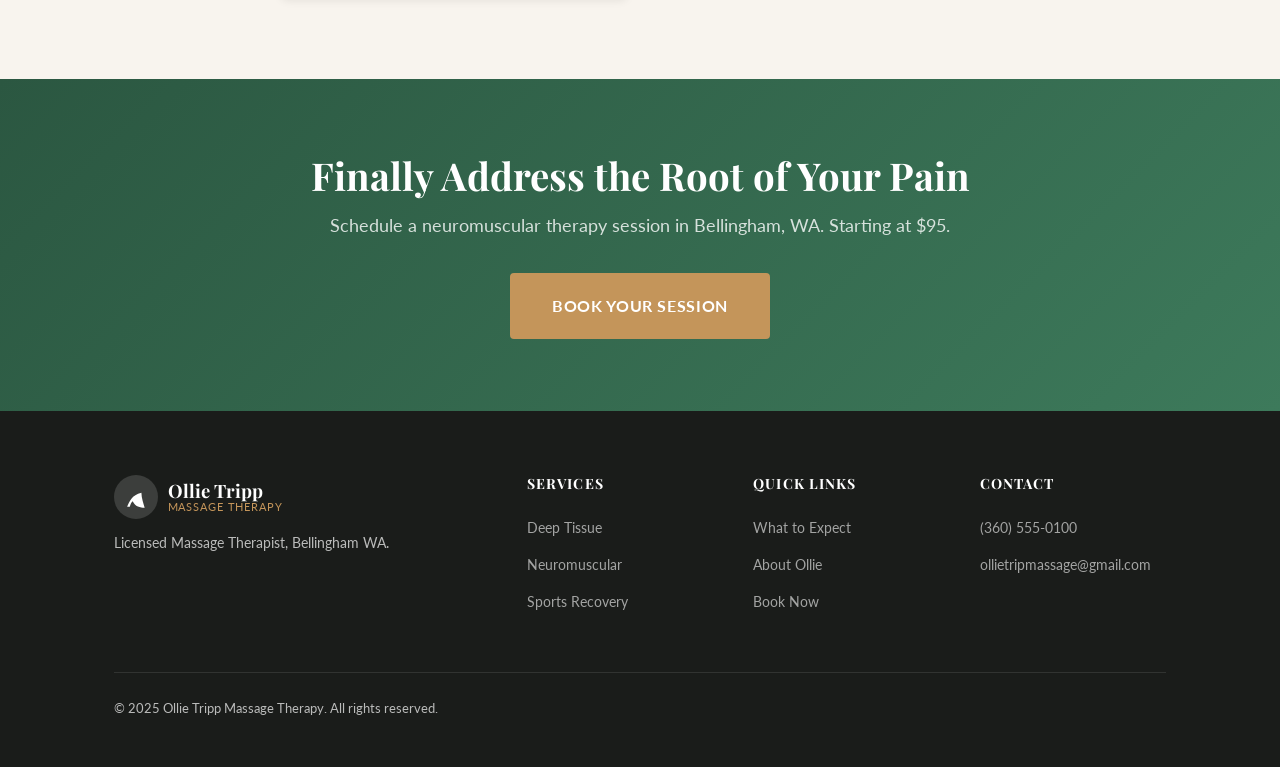
<file: website/services/neuromuscular.html>
<!DOCTYPE html>
<html lang="en">
<head>
  <meta charset="UTF-8">
  <meta name="viewport" content="width=device-width, initial-scale=1.0">
  <title>Neuromuscular Therapy Bellingham WA | Trigger Point &amp; Pain Relief Specialist</title>
  <meta name="description" content="Neuromuscular therapy in Bellingham, WA with Ollie Tripp LMT. Expert trigger point release, myofascial work, and postural assessment for chronic pain. Starting at $95.">
  <link rel="preconnect" href="https://fonts.googleapis.com">
  <link rel="preconnect" href="https://fonts.gstatic.com" crossorigin>
  <link href="https://fonts.googleapis.com/css2?family=Playfair+Display:wght@400;600;700&family=Lato:wght@400;600;700&display=swap" rel="stylesheet">
  <link rel="stylesheet" href="../css/styles.css">
</head>
<body>

  <nav class="navbar scrolled" role="navigation" aria-label="Main navigation">
    <div class="navbar__inner">
      <a href="../index.html" class="navbar__logo"><div class="navbar__logo-mark"><svg viewBox="0 0 24 24"><path d="M17 8C8 10 5.9 16.17 3.82 21h2.45C7 19 7.5 17 9 16c2 5 7 6 11 6-1-4-3-9-3-14z"/></svg></div><div class="navbar__logo-text"><span class="navbar__logo-name">Ollie Tripp</span><span class="navbar__logo-tagline">Massage Therapy</span></div></a>
      <button class="navbar__hamburger" aria-label="Toggle menu" aria-expanded="false"><span></span><span></span><span></span></button>
      <div class="navbar__nav-wrap">
        <ul class="navbar__nav">
          <li><a href="../index.html">Home</a></li>
          <li><a href="../services.html">Services</a></li>
          <li><a href="../what-to-expect.html">What to Expect</a></li>
          <li><a href="../about.html">About Ollie</a></li>
          <li><a href="../blog.html">Blog</a></li>
          <li class="navbar__cta"><a href="../contact.html" class="btn btn--primary">Book Now</a></li>
        </ul>
      </div>
    </div>
  </nav>

  <div class="page-hero">
    <div class="container">
      <nav class="breadcrumb" aria-label="Breadcrumb"><a href="../index.html">Home</a> <span>/</span> <a href="../services.html">Services</a> <span>/</span> <span>Neuromuscular Therapy</span></nav>
      <h1>Neuromuscular Therapy</h1>
      <p>A clinical, evidence-based approach to identifying and eliminating the root causes of chronic pain — not just managing symptoms.</p>
    </div>
  </div>

  <section class="section">
    <div class="container">
      <div class="two-col">
        <div class="two-col__image">
          <svg viewBox="0 0 24 24" aria-hidden="true"><path d="M9.75 17L9 20l-1 1h8l-1-1-.75-3M3 13h18M5 17h14a2 2 0 002-2V5a2 2 0 00-2-2H5a2 2 0 00-2 2v10a2 2 0 002 2z"/></svg>
        </div>
        <div>
          <span class="section-label">What It Is</span>
          <h2>Finding the Source, Not Just the Symptom</h2>
          <p>
            Neuromuscular therapy (NMT) is a specialized form of soft tissue manipulation that addresses the neurological component of musculoskeletal pain. The premise is simple but powerful: muscle pain often isn't caused by what hurts. A trigger point — a hyperirritable spot in a muscle — can create referred pain patterns that mimic other conditions, send pain to locations far from the trigger itself, and persist despite conventional treatment.
          </p>
          <p>
            Ollie's NMT approach begins with a detailed intake and postural assessment. He maps your pain patterns, identifies postural distortions and muscular imbalances, and pinpoints the trigger points responsible for your symptoms. Then, using precise sustained pressure, cross-fiber friction, and targeted stretching, he deactivates those trigger points and restores normal neuromuscular function.
          </p>
          <p>
            This is clinical work — methodical, anatomy-driven, and results-oriented. Clients who've tried everything often find that NMT addresses the underlying pattern that other interventions missed.
          </p>

          <h3 style="margin-top:1.5rem;">Conditions Commonly Treated</h3>
          <ul class="pill-list">
            <li>Chronic tension headaches</li>
            <li>Sciatic pain</li>
            <li>TMJ dysfunction</li>
            <li>Rotator cuff pain</li>
            <li>Piriformis syndrome</li>
            <li>Thoracic outlet syndrome</li>
            <li>Hip flexor tightness</li>
            <li>Cervicogenic headaches</li>
            <li>Whiplash recovery</li>
          </ul>
        </div>
      </div>
    </div>
  </section>

  <section class="section section--alt">
    <div class="container">
      <span class="section-label">Core Techniques</span>
      <h2 class="section-title">What Happens in a Neuromuscular Session</h2>

      <div class="process-steps">
        <div class="step">
          <div class="step__number">1</div>
          <h3>Intake &amp; Assessment</h3>
          <p>Comprehensive pain history, postural analysis, and range-of-motion testing to map the dysfunction before treatment begins.</p>
        </div>
        <div class="step">
          <div class="step__number">2</div>
          <h3>Trigger Point Mapping</h3>
          <p>Systematic palpation to locate active and latent trigger points in the muscles contributing to your pain pattern.</p>
        </div>
        <div class="step">
          <div class="step__number">3</div>
          <h3>Trigger Point Release</h3>
          <p>Sustained ischemic compression and positional release techniques deactivate trigger points and restore normal muscle tone.</p>
        </div>
        <div class="step">
          <div class="step__number">4</div>
          <h3>Myofascial Release</h3>
          <p>Fascial restrictions surrounding the muscles are addressed to restore mobility and prevent recurrence.</p>
        </div>
        <div class="step">
          <div class="step__number">5</div>
          <h3>Corrective Stretching</h3>
          <p>Targeted stretches for shortened muscles and strengthening recommendations for their lengthened antagonists.</p>
        </div>
        <div class="step">
          <div class="step__number">6</div>
          <h3>Home Care Plan</h3>
          <p>Self-care stretches, postural awareness cues, and activity modifications to reinforce session outcomes between visits.</p>
        </div>
      </div>

      <div class="notice" style="max-width:640px;margin:2rem auto 0;">
        <strong>Clinical note:</strong> Neuromuscular therapy is most effective as a series of sessions. For chronic conditions, Ollie typically recommends 3–6 sessions over 4–6 weeks for a thorough reassessment. Many clients notice meaningful improvement after the first 2–3 sessions.
      </div>
    </div>
  </section>

  <section class="section">
    <div class="container text-center">
      <span class="section-label">Rates</span>
      <h2 class="section-title">Neuromuscular Therapy Pricing</h2>
      <div class="pricing-grid" style="max-width:720px;margin:0 auto;">
        <div class="pricing-card"><div class="pricing-card__duration">60 Minutes</div><div class="pricing-card__price">$95</div><div class="pricing-card__type">Neuromuscular</div><a href="../contact.html" class="btn btn--outline" style="width:100%;justify-content:center;">Book Now</a></div>
        <div class="pricing-card featured"><div class="pricing-card__duration">90 Minutes</div><div class="pricing-card__price">$135</div><div class="pricing-card__type">Neuromuscular — Recommended</div><a href="../contact.html" class="btn btn--primary" style="width:100%;justify-content:center;">Book Now</a></div>
        <div class="pricing-card"><div class="pricing-card__duration">120 Minutes</div><div class="pricing-card__price">$175</div><div class="pricing-card__type">Neuromuscular — Extended</div><a href="../contact.html" class="btn btn--outline" style="width:100%;justify-content:center;">Book Now</a></div>
      </div>
    </div>
  </section>

  <div class="cta-banner">
    <div class="container">
      <h2>Finally Address the Root of Your Pain</h2>
      <p>Schedule a neuromuscular therapy session in Bellingham, WA. Starting at $95.</p>
      <a href="../contact.html" class="btn btn--primary btn--lg">Book Your Session</a>
    </div>
  </div>

  <footer class="footer"><div class="container"><div class="footer__grid"><div class="footer__brand"><a href="../index.html" class="navbar__logo"><div class="navbar__logo-mark" style="background:rgba(255,255,255,0.15)"><svg viewBox="0 0 24 24"><path d="M17 8C8 10 5.9 16.17 3.82 21h2.45C7 19 7.5 17 9 16c2 5 7 6 11 6-1-4-3-9-3-14z"/></svg></div><div class="navbar__logo-text"><span class="navbar__logo-name">Ollie Tripp</span><span class="navbar__logo-tagline">Massage Therapy</span></div></a><p class="footer__tagline">Licensed Massage Therapist, Bellingham WA.</p></div><div><h4>Services</h4><ul><li><a href="deep-tissue.html">Deep Tissue</a></li><li><a href="neuromuscular.html">Neuromuscular</a></li><li><a href="sports-recovery.html">Sports Recovery</a></li></ul></div><div><h4>Quick Links</h4><ul><li><a href="../what-to-expect.html">What to Expect</a></li><li><a href="../about.html">About Ollie</a></li><li><a href="../contact.html">Book Now</a></li></ul></div><div><h4>Contact</h4><ul><li><a href="tel:+1-360-555-0100">(360) 555-0100</a></li><li><a href="mailto:ollietripmassage@gmail.com">ollietripmassage@gmail.com</a></li></ul></div></div><div class="footer__bottom"><p>&copy; 2025 Ollie Tripp Massage Therapy. All rights reserved.</p></div></div></footer>

  <script src="../js/main.js"></script>
</body>
</html>
</file>
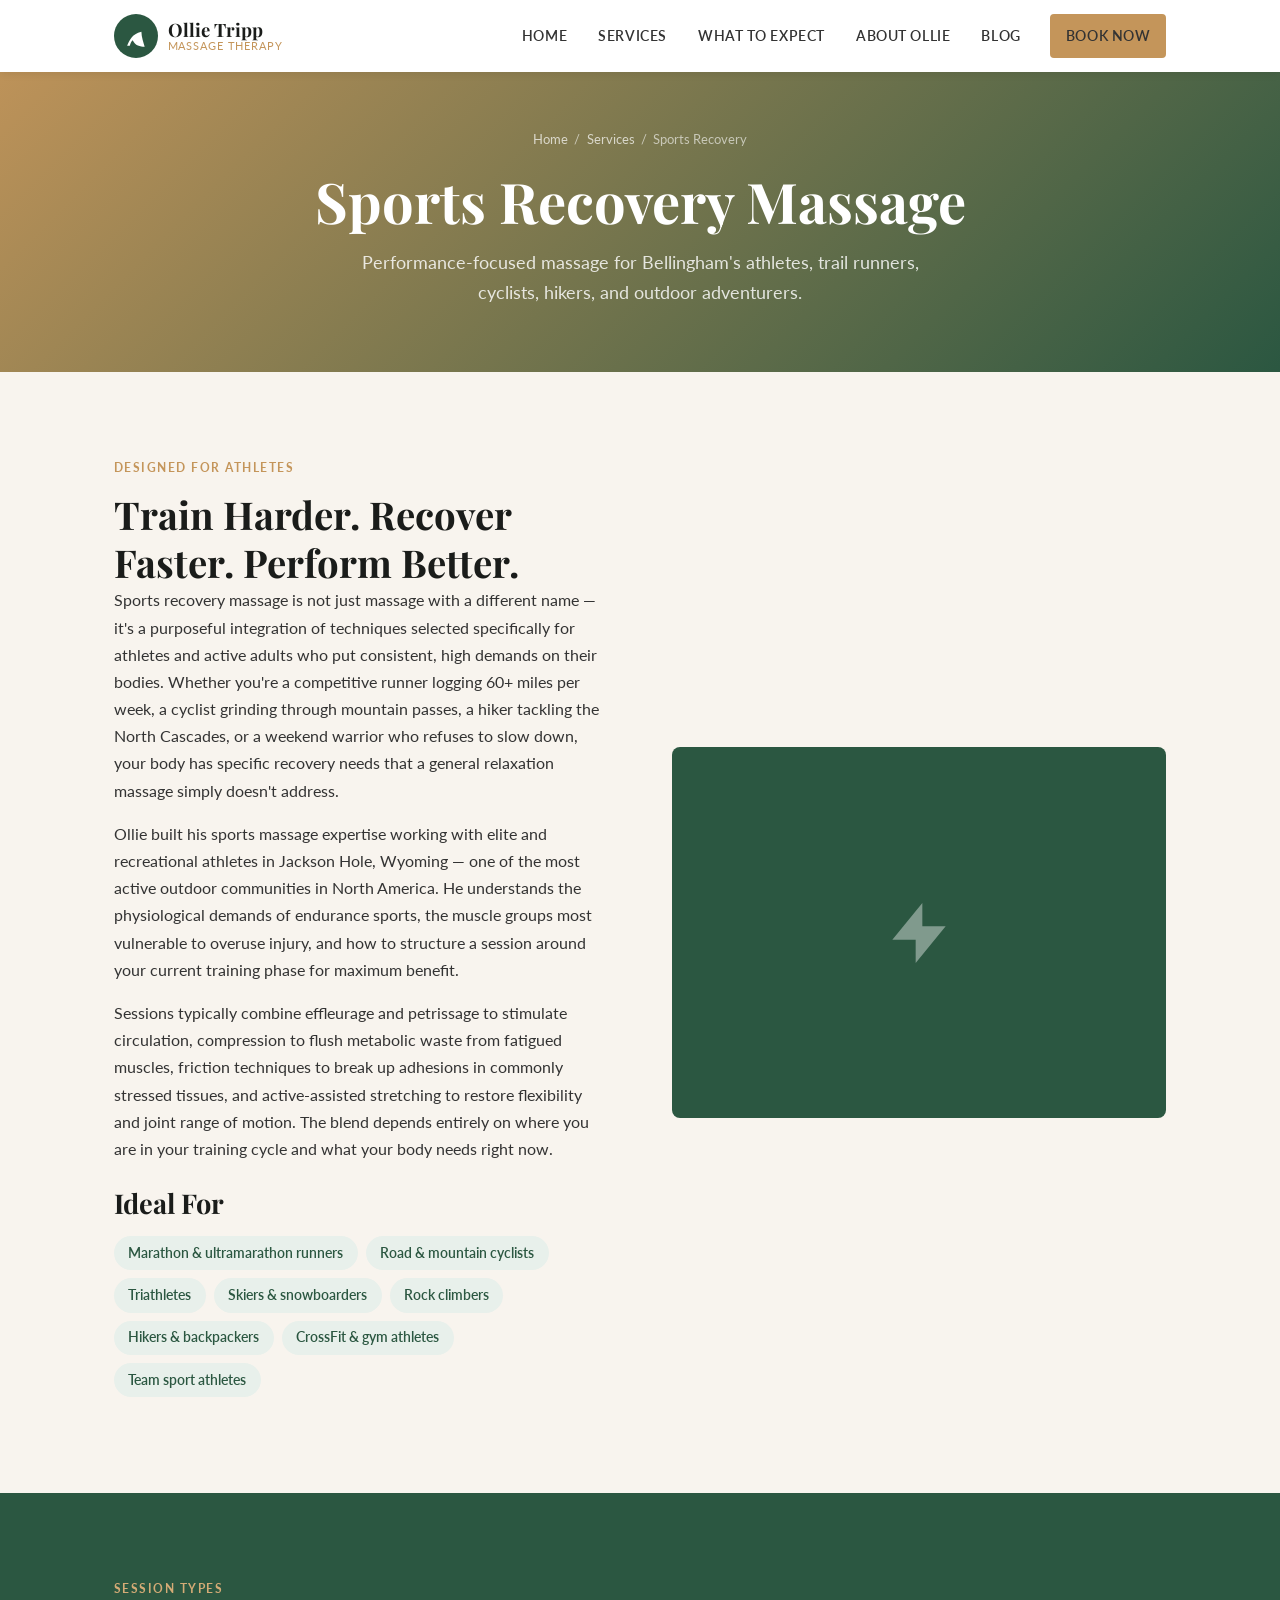
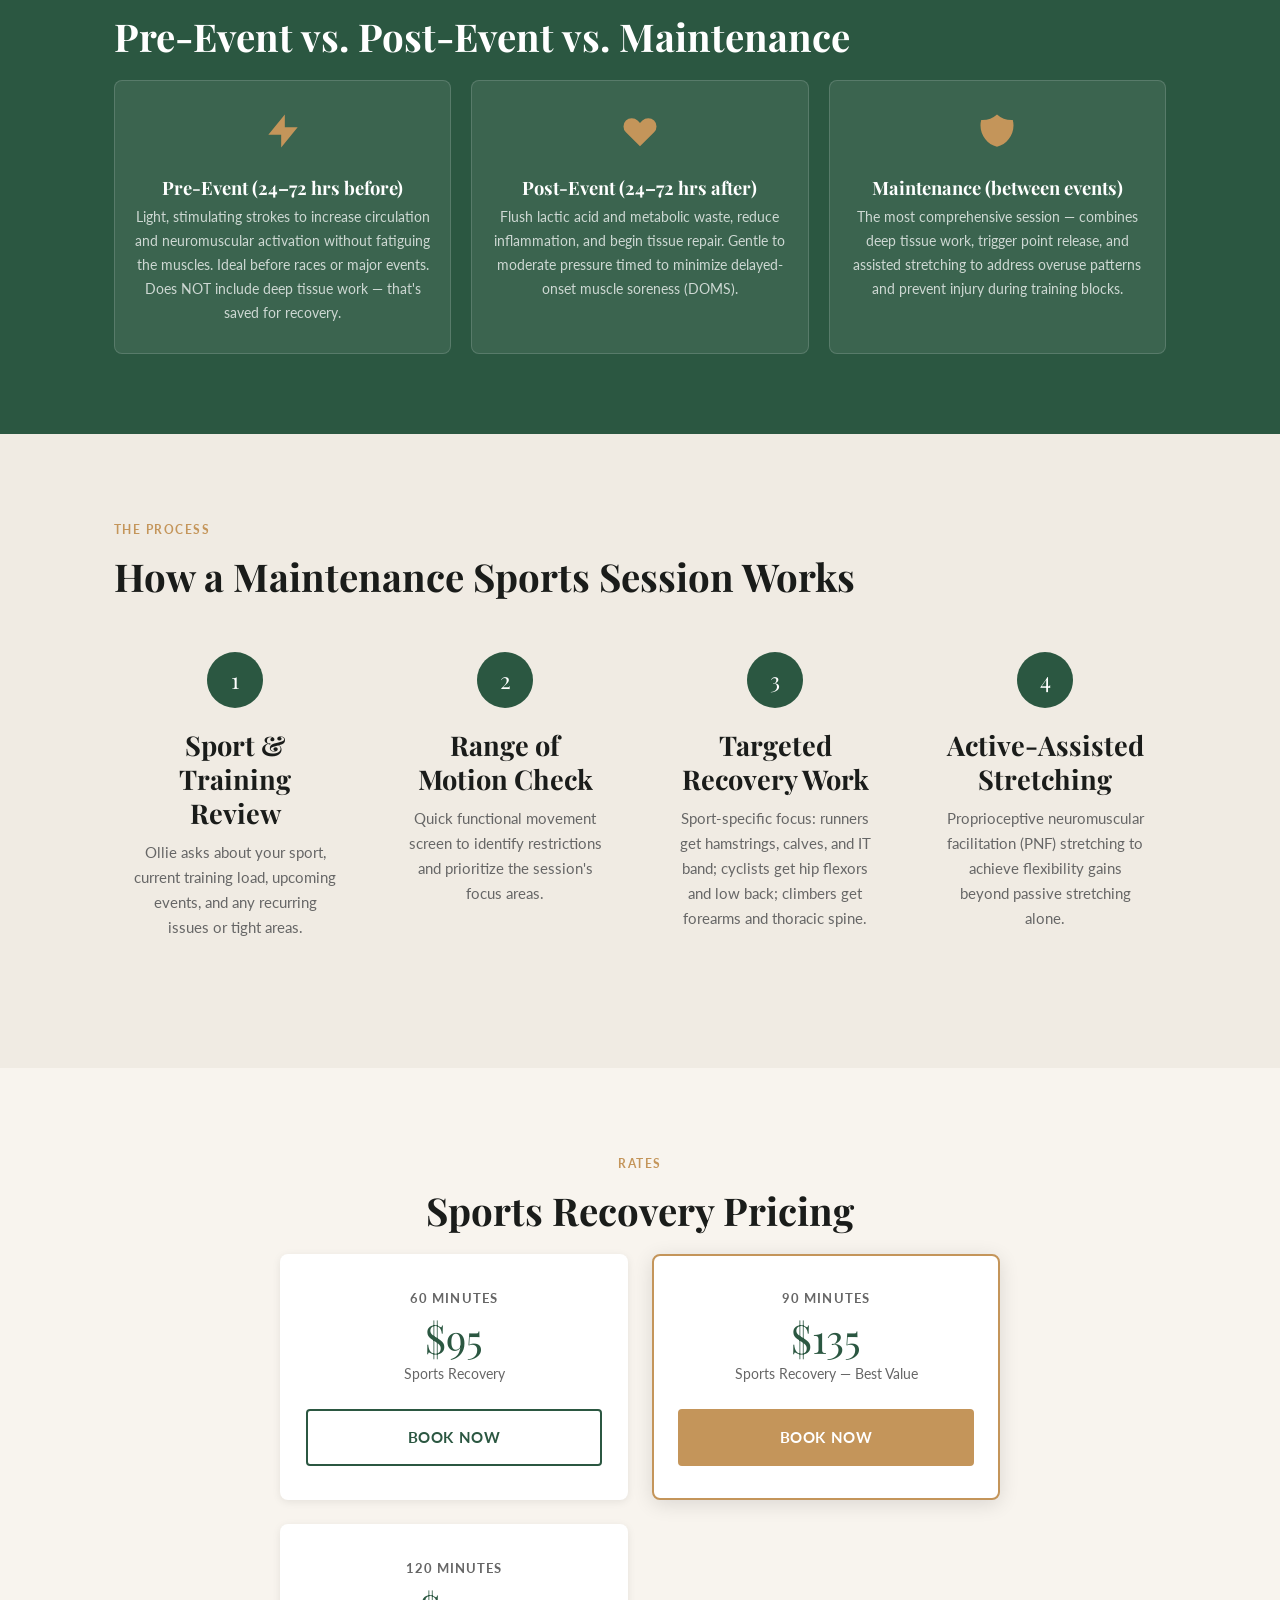
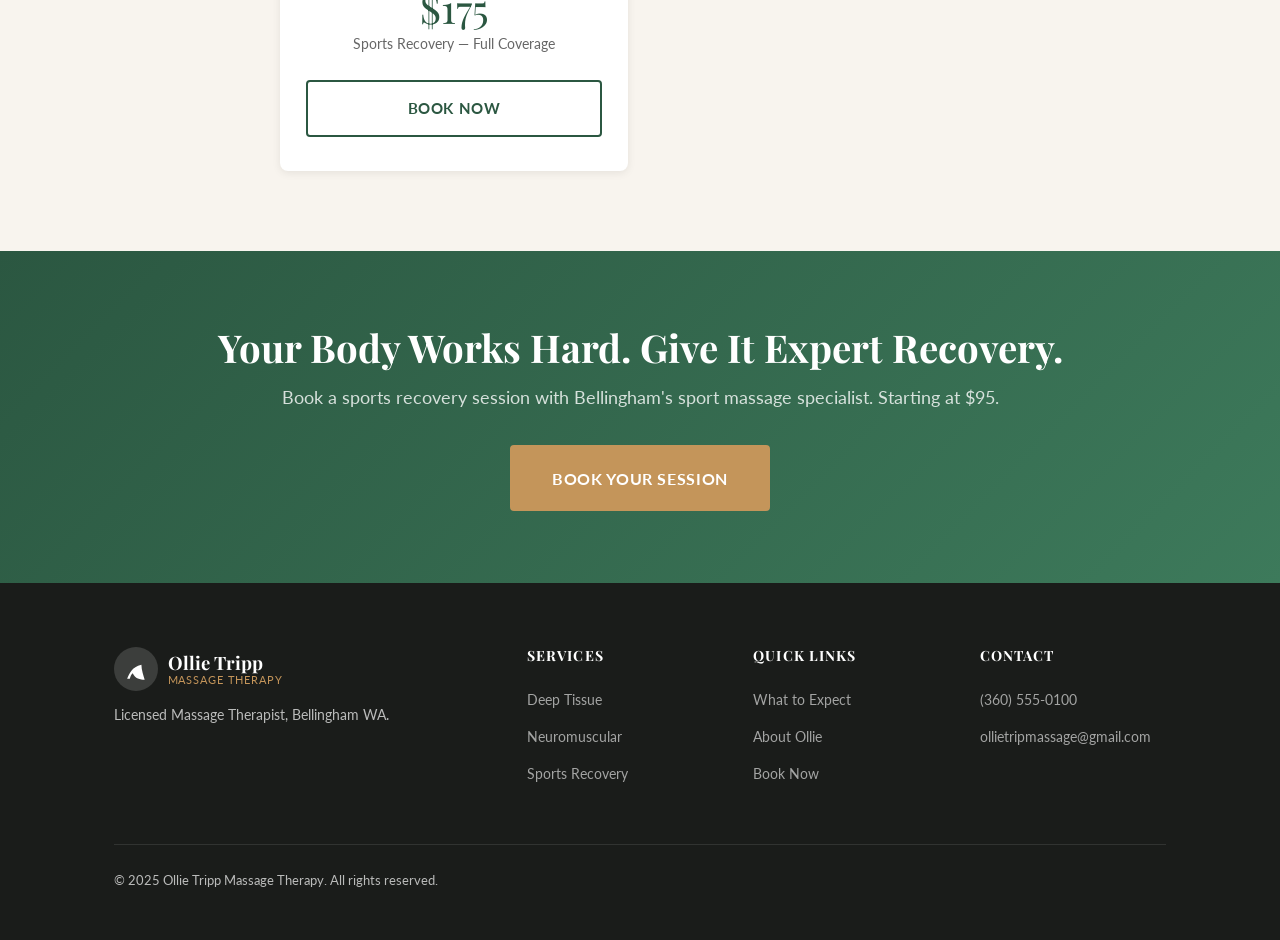
<file: website/services/sports-recovery.html>
<!DOCTYPE html>
<html lang="en">
<head>
  <meta charset="UTF-8">
  <meta name="viewport" content="width=device-width, initial-scale=1.0">
  <title>Sports Recovery Massage Bellingham WA | Athletes &amp; Active Adults | Ollie Tripp</title>
  <meta name="description" content="Sports recovery massage in Bellingham, WA with Ollie Tripp LMT. Pre/post-event massage, injury prevention, and performance optimization for runners, cyclists, hikers, and athletes.">
  <link rel="preconnect" href="https://fonts.googleapis.com">
  <link rel="preconnect" href="https://fonts.gstatic.com" crossorigin>
  <link href="https://fonts.googleapis.com/css2?family=Playfair+Display:wght@400;600;700&family=Lato:wght@400;600;700&display=swap" rel="stylesheet">
  <link rel="stylesheet" href="../css/styles.css">
</head>
<body>

  <nav class="navbar scrolled" role="navigation" aria-label="Main navigation">
    <div class="navbar__inner">
      <a href="../index.html" class="navbar__logo"><div class="navbar__logo-mark"><svg viewBox="0 0 24 24"><path d="M17 8C8 10 5.9 16.17 3.82 21h2.45C7 19 7.5 17 9 16c2 5 7 6 11 6-1-4-3-9-3-14z"/></svg></div><div class="navbar__logo-text"><span class="navbar__logo-name">Ollie Tripp</span><span class="navbar__logo-tagline">Massage Therapy</span></div></a>
      <button class="navbar__hamburger" aria-label="Toggle menu" aria-expanded="false"><span></span><span></span><span></span></button>
      <div class="navbar__nav-wrap">
        <ul class="navbar__nav">
          <li><a href="../index.html">Home</a></li>
          <li><a href="../services.html">Services</a></li>
          <li><a href="../what-to-expect.html">What to Expect</a></li>
          <li><a href="../about.html">About Ollie</a></li>
          <li><a href="../blog.html">Blog</a></li>
          <li class="navbar__cta"><a href="../contact.html" class="btn btn--primary">Book Now</a></li>
        </ul>
      </div>
    </div>
  </nav>

  <div class="page-hero" style="background:linear-gradient(135deg,#C4955A 0%,#2B5741 100%);">
    <div class="container">
      <nav class="breadcrumb" aria-label="Breadcrumb"><a href="../index.html">Home</a> <span>/</span> <a href="../services.html">Services</a> <span>/</span> <span>Sports Recovery</span></nav>
      <h1>Sports Recovery Massage</h1>
      <p>Performance-focused massage for Bellingham's athletes, trail runners, cyclists, hikers, and outdoor adventurers.</p>
    </div>
  </div>

  <section class="section">
    <div class="container">
      <div class="two-col">
        <div>
          <span class="section-label">Designed for Athletes</span>
          <h2>Train Harder. Recover Faster. Perform Better.</h2>
          <p>
            Sports recovery massage is not just massage with a different name — it's a purposeful integration of techniques selected specifically for athletes and active adults who put consistent, high demands on their bodies. Whether you're a competitive runner logging 60+ miles per week, a cyclist grinding through mountain passes, a hiker tackling the North Cascades, or a weekend warrior who refuses to slow down, your body has specific recovery needs that a general relaxation massage simply doesn't address.
          </p>
          <p>
            Ollie built his sports massage expertise working with elite and recreational athletes in Jackson Hole, Wyoming — one of the most active outdoor communities in North America. He understands the physiological demands of endurance sports, the muscle groups most vulnerable to overuse injury, and how to structure a session around your current training phase for maximum benefit.
          </p>
          <p>
            Sessions typically combine effleurage and petrissage to stimulate circulation, compression to flush metabolic waste from fatigued muscles, friction techniques to break up adhesions in commonly stressed tissues, and active-assisted stretching to restore flexibility and joint range of motion. The blend depends entirely on where you are in your training cycle and what your body needs right now.
          </p>

          <h3 style="margin-top:1.5rem;">Ideal For</h3>
          <ul class="pill-list">
            <li>Marathon &amp; ultramarathon runners</li>
            <li>Road &amp; mountain cyclists</li>
            <li>Triathletes</li>
            <li>Skiers &amp; snowboarders</li>
            <li>Rock climbers</li>
            <li>Hikers &amp; backpackers</li>
            <li>CrossFit &amp; gym athletes</li>
            <li>Team sport athletes</li>
          </ul>
        </div>
        <div class="two-col__image">
          <svg viewBox="0 0 24 24" aria-hidden="true"><path d="M13 10V3L4 14h7v7l9-11h-7z"/></svg>
        </div>
      </div>
    </div>
  </section>

  <section class="section section--dark">
    <div class="container">
      <span class="section-label" style="color:var(--color-accent-light)">Session Types</span>
      <h2 class="section-title">Pre-Event vs. Post-Event vs. Maintenance</h2>

      <div class="who-grid" style="grid-template-columns:repeat(auto-fit,minmax(260px,1fr));">
        <div class="who-card">
          <svg viewBox="0 0 24 24"><path d="M13 10V3L4 14h7v7l9-11h-7z"/></svg>
          <h4>Pre-Event (24–72 hrs before)</h4>
          <p>Light, stimulating strokes to increase circulation and neuromuscular activation without fatiguing the muscles. Ideal before races or major events. Does NOT include deep tissue work — that's saved for recovery.</p>
        </div>
        <div class="who-card">
          <svg viewBox="0 0 24 24"><path d="M4.318 6.318a4.5 4.5 0 000 6.364L12 20.364l7.682-7.682a4.5 4.5 0 00-6.364-6.364L12 7.636l-1.318-1.318a4.5 4.5 0 00-6.364 0z"/></svg>
          <h4>Post-Event (24–72 hrs after)</h4>
          <p>Flush lactic acid and metabolic waste, reduce inflammation, and begin tissue repair. Gentle to moderate pressure timed to minimize delayed-onset muscle soreness (DOMS).</p>
        </div>
        <div class="who-card">
          <svg viewBox="0 0 24 24"><path d="M9 12l2 2 4-4m5.618-4.016A11.955 11.955 0 0112 2.944a11.955 11.955 0 01-8.618 3.04A12.02 12.02 0 003 9c0 5.591 3.824 10.29 9 11.622 5.176-1.332 9-6.03 9-11.622 0-1.042-.133-2.052-.382-3.016z"/></svg>
          <h4>Maintenance (between events)</h4>
          <p>The most comprehensive session — combines deep tissue work, trigger point release, and assisted stretching to address overuse patterns and prevent injury during training blocks.</p>
        </div>
      </div>
    </div>
  </section>

  <section class="section section--alt">
    <div class="container">
      <span class="section-label">The Process</span>
      <h2 class="section-title">How a Maintenance Sports Session Works</h2>

      <div class="process-steps">
        <div class="step"><div class="step__number">1</div><h3>Sport &amp; Training Review</h3><p>Ollie asks about your sport, current training load, upcoming events, and any recurring issues or tight areas.</p></div>
        <div class="step"><div class="step__number">2</div><h3>Range of Motion Check</h3><p>Quick functional movement screen to identify restrictions and prioritize the session's focus areas.</p></div>
        <div class="step"><div class="step__number">3</div><h3>Targeted Recovery Work</h3><p>Sport-specific focus: runners get hamstrings, calves, and IT band; cyclists get hip flexors and low back; climbers get forearms and thoracic spine.</p></div>
        <div class="step"><div class="step__number">4</div><h3>Active-Assisted Stretching</h3><p>Proprioceptive neuromuscular facilitation (PNF) stretching to achieve flexibility gains beyond passive stretching alone.</p></div>
      </div>
    </div>
  </section>

  <section class="section">
    <div class="container text-center">
      <span class="section-label">Rates</span>
      <h2 class="section-title">Sports Recovery Pricing</h2>
      <div class="pricing-grid" style="max-width:720px;margin:0 auto;">
        <div class="pricing-card"><div class="pricing-card__duration">60 Minutes</div><div class="pricing-card__price">$95</div><div class="pricing-card__type">Sports Recovery</div><a href="../contact.html" class="btn btn--outline" style="width:100%;justify-content:center;">Book Now</a></div>
        <div class="pricing-card featured"><div class="pricing-card__duration">90 Minutes</div><div class="pricing-card__price">$135</div><div class="pricing-card__type">Sports Recovery — Best Value</div><a href="../contact.html" class="btn btn--primary" style="width:100%;justify-content:center;">Book Now</a></div>
        <div class="pricing-card"><div class="pricing-card__duration">120 Minutes</div><div class="pricing-card__price">$175</div><div class="pricing-card__type">Sports Recovery — Full Coverage</div><a href="../contact.html" class="btn btn--outline" style="width:100%;justify-content:center;">Book Now</a></div>
      </div>
    </div>
  </section>

  <div class="cta-banner">
    <div class="container">
      <h2>Your Body Works Hard. Give It Expert Recovery.</h2>
      <p>Book a sports recovery session with Bellingham's sport massage specialist. Starting at $95.</p>
      <a href="../contact.html" class="btn btn--primary btn--lg">Book Your Session</a>
    </div>
  </div>

  <footer class="footer"><div class="container"><div class="footer__grid"><div class="footer__brand"><a href="../index.html" class="navbar__logo"><div class="navbar__logo-mark" style="background:rgba(255,255,255,0.15)"><svg viewBox="0 0 24 24"><path d="M17 8C8 10 5.9 16.17 3.82 21h2.45C7 19 7.5 17 9 16c2 5 7 6 11 6-1-4-3-9-3-14z"/></svg></div><div class="navbar__logo-text"><span class="navbar__logo-name">Ollie Tripp</span><span class="navbar__logo-tagline">Massage Therapy</span></div></a><p class="footer__tagline">Licensed Massage Therapist, Bellingham WA.</p></div><div><h4>Services</h4><ul><li><a href="deep-tissue.html">Deep Tissue</a></li><li><a href="neuromuscular.html">Neuromuscular</a></li><li><a href="sports-recovery.html">Sports Recovery</a></li></ul></div><div><h4>Quick Links</h4><ul><li><a href="../what-to-expect.html">What to Expect</a></li><li><a href="../about.html">About Ollie</a></li><li><a href="../contact.html">Book Now</a></li></ul></div><div><h4>Contact</h4><ul><li><a href="tel:+1-360-555-0100">(360) 555-0100</a></li><li><a href="mailto:ollietripmassage@gmail.com">ollietripmassage@gmail.com</a></li></ul></div></div><div class="footer__bottom"><p>&copy; 2025 Ollie Tripp Massage Therapy. All rights reserved.</p></div></div></footer>

  <script src="../js/main.js"></script>
</body>
</html>
</file>
<file: website/css/styles.css>
/* ============================================================
   Ollie Tripp Massage Therapy — Main Stylesheet
   Colors inspired by Pacific Northwest forest + warm earth tones
   ============================================================ */

/* ---- CSS Variables ---- */
:root {
  --color-primary:       #2B5741;  /* Deep forest green */
  --color-primary-light: #3D7A5B;  /* Medium forest green */
  --color-primary-pale:  #E8F0EB;  /* Pale green tint */
  --color-accent:        #C4955A;  /* Warm gold */
  --color-accent-light:  #D4AB76;  /* Light gold */
  --color-dark:          #1A1C1A;  /* Near black */
  --color-text:          #333333;  /* Body text */
  --color-text-light:    #666666;  /* Muted text */
  --color-bg:            #F8F4EE;  /* Warm off-white */
  --color-bg-section:    #F0EBE3;  /* Slightly warmer section bg */
  --color-white:         #FFFFFF;
  --color-border:        #DDD5C8;  /* Warm border */

  --font-heading: 'Playfair Display', Georgia, serif;
  --font-body:    'Lato', 'Open Sans', Helvetica, Arial, sans-serif;

  --radius-sm:  4px;
  --radius-md:  8px;
  --radius-lg: 16px;

  --shadow-sm: 0 2px 8px rgba(0,0,0,0.08);
  --shadow-md: 0 4px 20px rgba(0,0,0,0.12);
  --shadow-lg: 0 8px 40px rgba(0,0,0,0.16);

  --max-width: 1100px;
  --nav-height: 72px;
}

/* ---- Reset / Base ---- */
*, *::before, *::after { box-sizing: border-box; margin: 0; padding: 0; }

html { scroll-behavior: smooth; font-size: 16px; }

body {
  font-family: var(--font-body);
  color: var(--color-text);
  background: var(--color-bg);
  line-height: 1.7;
}

img { max-width: 100%; height: auto; display: block; }

a { color: var(--color-primary); text-decoration: none; transition: color 0.2s; }
a:hover { color: var(--color-accent); }

h1, h2, h3, h4, h5 {
  font-family: var(--font-heading);
  color: var(--color-dark);
  line-height: 1.25;
}

h1 { font-size: clamp(2rem, 5vw, 3.5rem); }
h2 { font-size: clamp(1.6rem, 3.5vw, 2.4rem); }
h3 { font-size: clamp(1.2rem, 2.5vw, 1.7rem); }
h4 { font-size: 1.15rem; }

p { margin-bottom: 1rem; }
ul, ol { padding-left: 1.5rem; margin-bottom: 1rem; }

.container {
  max-width: var(--max-width);
  margin: 0 auto;
  padding: 0 1.5rem;
}

.section {
  padding: 5rem 0;
}

.section--alt {
  background: var(--color-bg-section);
}

.section--dark {
  background: var(--color-primary);
  color: var(--color-white);
}

.section--dark h2,
.section--dark h3,
.section--dark p {
  color: var(--color-white);
}

.section-label {
  display: inline-block;
  font-family: var(--font-body);
  font-size: 0.78rem;
  font-weight: 700;
  letter-spacing: 0.12em;
  text-transform: uppercase;
  color: var(--color-accent);
  margin-bottom: 0.75rem;
}

.section-title {
  margin-bottom: 1.25rem;
}

.section-subtitle {
  font-size: 1.1rem;
  color: var(--color-text-light);
  max-width: 620px;
  margin-bottom: 2.5rem;
}

/* ---- Buttons ---- */
.btn {
  display: inline-flex;
  align-items: center;
  gap: 0.5rem;
  padding: 0.85rem 2rem;
  border-radius: var(--radius-sm);
  font-family: var(--font-body);
  font-size: 0.95rem;
  font-weight: 700;
  letter-spacing: 0.04em;
  text-transform: uppercase;
  cursor: pointer;
  border: 2px solid transparent;
  transition: all 0.25s ease;
  text-decoration: none;
}

.btn--primary {
  background: var(--color-accent);
  color: var(--color-white);
  border-color: var(--color-accent);
}
.btn--primary:hover {
  background: var(--color-accent-light);
  border-color: var(--color-accent-light);
  color: var(--color-white);
  transform: translateY(-1px);
  box-shadow: var(--shadow-md);
}

.btn--outline {
  background: transparent;
  color: var(--color-primary);
  border-color: var(--color-primary);
}
.btn--outline:hover {
  background: var(--color-primary);
  color: var(--color-white);
  transform: translateY(-1px);
}

.btn--outline-white {
  background: transparent;
  color: var(--color-white);
  border-color: var(--color-white);
}
.btn--outline-white:hover {
  background: var(--color-white);
  color: var(--color-primary);
}

.btn--lg {
  padding: 1.1rem 2.5rem;
  font-size: 1rem;
}

/* ---- Navigation ---- */
.navbar {
  position: fixed;
  top: 0; left: 0; right: 0;
  height: var(--nav-height);
  z-index: 1000;
  transition: background 0.35s, box-shadow 0.35s;
}

.navbar.scrolled {
  background: var(--color-white);
  box-shadow: var(--shadow-sm);
}

.navbar.transparent {
  background: transparent;
}

.navbar__inner {
  max-width: var(--max-width);
  margin: 0 auto;
  padding: 0 1.5rem;
  height: 100%;
  display: flex;
  align-items: center;
  justify-content: space-between;
}

.navbar__logo {
  display: flex;
  align-items: center;
  gap: 0.6rem;
  text-decoration: none;
}

.navbar__logo-mark {
  width: 44px;
  height: 44px;
  background: var(--color-primary);
  border-radius: 50%;
  display: flex;
  align-items: center;
  justify-content: center;
  flex-shrink: 0;
}

.navbar__logo-mark svg {
  width: 26px;
  height: 26px;
  fill: var(--color-white);
}

.navbar__logo-text {
  display: flex;
  flex-direction: column;
  line-height: 1.1;
}

.navbar__logo-name {
  font-family: var(--font-heading);
  font-size: 1.15rem;
  font-weight: 700;
  color: var(--color-dark);
  transition: color 0.2s;
}

.navbar.transparent .navbar__logo-name { color: var(--color-white); }
.navbar.scrolled .navbar__logo-name { color: var(--color-dark); }

.navbar__logo-tagline {
  font-size: 0.68rem;
  letter-spacing: 0.08em;
  text-transform: uppercase;
  color: var(--color-accent);
}

.navbar__nav {
  display: flex;
  align-items: center;
  gap: 0.25rem;
  list-style: none;
  padding: 0;
  margin: 0;
}

.navbar__nav a {
  display: block;
  padding: 0.5rem 0.85rem;
  font-size: 0.88rem;
  font-weight: 600;
  letter-spacing: 0.04em;
  text-transform: uppercase;
  color: var(--color-text);
  transition: color 0.2s;
  border-radius: var(--radius-sm);
}

.navbar.transparent .navbar__nav a { color: rgba(255,255,255,0.9); }
.navbar__nav a:hover { color: var(--color-accent); }

.navbar__cta {
  margin-left: 0.75rem;
}

.navbar__hamburger {
  display: none;
  flex-direction: column;
  gap: 5px;
  cursor: pointer;
  padding: 0.5rem;
  background: none;
  border: none;
}

.navbar__hamburger span {
  display: block;
  width: 24px;
  height: 2px;
  background: var(--color-dark);
  border-radius: 2px;
  transition: all 0.3s;
}

.navbar.transparent .navbar__hamburger span { background: var(--color-white); }

/* Mobile nav */
@media (max-width: 900px) {
  .navbar__hamburger { display: flex; }
  .navbar__nav-wrap {
    position: fixed;
    top: var(--nav-height);
    left: 0; right: 0;
    background: var(--color-white);
    padding: 1.5rem;
    box-shadow: var(--shadow-md);
    transform: translateY(-110%);
    transition: transform 0.35s ease;
  }
  .navbar__nav-wrap.open { transform: translateY(0); }
  .navbar__nav {
    flex-direction: column;
    align-items: flex-start;
    gap: 0.25rem;
  }
  .navbar__nav a { color: var(--color-dark) !important; font-size: 1rem; }
  .navbar__cta { margin: 1rem 0 0; }
}

/* ---- Hero ---- */
.hero {
  position: relative;
  min-height: 100vh;
  display: flex;
  align-items: center;
  overflow: hidden;
}

.hero__bg {
  position: absolute;
  inset: 0;
  background:
    linear-gradient(135deg, rgba(27,55,40,0.85) 0%, rgba(43,87,65,0.7) 50%, rgba(27,55,40,0.8) 100%),
    url('images/hero-bg.jpg') center/cover no-repeat;
  z-index: 0;
}

/* Geometric accent */
.hero__bg::after {
  content: '';
  position: absolute;
  bottom: 0;
  right: 0;
  width: 40%;
  height: 100%;
  background: rgba(196,149,90,0.08);
  clip-path: polygon(30% 0, 100% 0, 100% 100%, 0 100%);
}

.hero__content {
  position: relative;
  z-index: 1;
  max-width: var(--max-width);
  margin: 0 auto;
  padding: 6rem 1.5rem 4rem;
  width: 100%;
}

.hero__eyebrow {
  display: inline-block;
  background: rgba(196,149,90,0.2);
  border: 1px solid rgba(196,149,90,0.5);
  color: var(--color-accent-light);
  font-size: 0.78rem;
  font-weight: 700;
  letter-spacing: 0.15em;
  text-transform: uppercase;
  padding: 0.4rem 1rem;
  border-radius: 2px;
  margin-bottom: 1.5rem;
}

.hero__title {
  color: var(--color-white);
  max-width: 700px;
  margin-bottom: 1.25rem;
}

.hero__title span { color: var(--color-accent-light); }

.hero__subtitle {
  font-size: 1.15rem;
  color: rgba(255,255,255,0.85);
  max-width: 550px;
  margin-bottom: 2.5rem;
}

.hero__actions {
  display: flex;
  gap: 1rem;
  flex-wrap: wrap;
}

/* ---- Credential Bar ---- */
.credential-bar {
  background: var(--color-primary);
  color: var(--color-white);
  padding: 1.1rem 0;
}

.credential-bar__inner {
  max-width: var(--max-width);
  margin: 0 auto;
  padding: 0 1.5rem;
  display: flex;
  align-items: center;
  justify-content: center;
  flex-wrap: wrap;
  gap: 0.5rem 2.5rem;
}

.cred-item {
  display: flex;
  align-items: center;
  gap: 0.5rem;
  font-size: 0.88rem;
  font-weight: 600;
  letter-spacing: 0.03em;
  white-space: nowrap;
}

.cred-item svg {
  width: 18px;
  height: 18px;
  fill: var(--color-accent);
  flex-shrink: 0;
}

.cred-divider {
  color: rgba(255,255,255,0.3);
  font-size: 1.2rem;
}

/* ---- Service Cards ---- */
.services-grid {
  display: grid;
  grid-template-columns: repeat(auto-fit, minmax(280px, 1fr));
  gap: 1.75rem;
}

.service-card {
  background: var(--color-white);
  border-radius: var(--radius-md);
  overflow: hidden;
  box-shadow: var(--shadow-sm);
  transition: transform 0.25s, box-shadow 0.25s;
  display: flex;
  flex-direction: column;
}

.service-card:hover {
  transform: translateY(-4px);
  box-shadow: var(--shadow-md);
}

.service-card__icon {
  height: 160px;
  background: var(--color-primary);
  display: flex;
  align-items: center;
  justify-content: center;
}

.service-card__icon svg {
  width: 64px;
  height: 64px;
  fill: rgba(255,255,255,0.7);
}

.service-card__body {
  padding: 1.75rem;
  flex: 1;
  display: flex;
  flex-direction: column;
}

.service-card__price {
  display: inline-block;
  font-size: 0.8rem;
  font-weight: 700;
  letter-spacing: 0.06em;
  text-transform: uppercase;
  color: var(--color-accent);
  margin-bottom: 0.5rem;
}

.service-card h3 { margin-bottom: 0.75rem; }

.service-card p {
  color: var(--color-text-light);
  font-size: 0.95rem;
  flex: 1;
}

.service-card__link {
  display: inline-flex;
  align-items: center;
  gap: 0.4rem;
  margin-top: 1.25rem;
  font-weight: 700;
  font-size: 0.88rem;
  text-transform: uppercase;
  letter-spacing: 0.05em;
  color: var(--color-primary);
}

.service-card__link:hover { gap: 0.65rem; }

/* ---- Who I Work With ---- */
.who-grid {
  display: grid;
  grid-template-columns: repeat(auto-fit, minmax(200px, 1fr));
  gap: 1.25rem;
}

.who-card {
  background: rgba(255,255,255,0.08);
  border: 1px solid rgba(255,255,255,0.15);
  border-radius: var(--radius-md);
  padding: 1.75rem 1.25rem;
  text-align: center;
}

.who-card svg {
  width: 44px;
  height: 44px;
  fill: var(--color-accent);
  margin: 0 auto 1rem;
}

.who-card h4 { color: var(--color-white); margin-bottom: 0.4rem; }
.who-card p { font-size: 0.88rem; color: rgba(255,255,255,0.75); margin: 0; }

/* ---- Testimonials ---- */
.testimonials-grid {
  display: grid;
  grid-template-columns: repeat(auto-fit, minmax(300px, 1fr));
  gap: 1.75rem;
}

.testimonial-card {
  background: var(--color-white);
  border-radius: var(--radius-md);
  padding: 2rem;
  box-shadow: var(--shadow-sm);
  position: relative;
}

.testimonial-card::before {
  content: '"';
  position: absolute;
  top: 1rem;
  left: 1.5rem;
  font-family: var(--font-heading);
  font-size: 5rem;
  color: var(--color-primary-pale);
  line-height: 1;
}

.testimonial-card__stars {
  color: var(--color-accent);
  font-size: 1.1rem;
  margin-bottom: 0.75rem;
}

.testimonial-card__text {
  font-style: italic;
  color: var(--color-text);
  margin-bottom: 1.25rem;
  position: relative;
  z-index: 1;
}

.testimonial-card__author {
  font-weight: 700;
  font-size: 0.88rem;
  letter-spacing: 0.04em;
  color: var(--color-primary);
}

.testimonial-card__source {
  font-size: 0.78rem;
  color: var(--color-text-light);
}

/* ---- CTA Banner ---- */
.cta-banner {
  background: linear-gradient(135deg, var(--color-primary) 0%, var(--color-primary-light) 100%);
  padding: 4.5rem 0;
  text-align: center;
}

.cta-banner h2 { color: var(--color-white); margin-bottom: 0.75rem; }
.cta-banner p  { color: rgba(255,255,255,0.8); margin-bottom: 2rem; font-size: 1.1rem; }

/* ---- Pricing Table ---- */
.pricing-grid {
  display: grid;
  grid-template-columns: repeat(auto-fit, minmax(240px, 1fr));
  gap: 1.5rem;
}

.pricing-card {
  background: var(--color-white);
  border-radius: var(--radius-md);
  padding: 2rem 1.5rem;
  box-shadow: var(--shadow-sm);
  text-align: center;
  border: 2px solid transparent;
  transition: border-color 0.25s, box-shadow 0.25s;
}

.pricing-card.featured {
  border-color: var(--color-accent);
  box-shadow: var(--shadow-md);
}

.pricing-card__duration {
  font-size: 0.8rem;
  font-weight: 700;
  letter-spacing: 0.08em;
  text-transform: uppercase;
  color: var(--color-text-light);
  margin-bottom: 0.5rem;
}

.pricing-card__price {
  font-family: var(--font-heading);
  font-size: 2.5rem;
  color: var(--color-primary);
  line-height: 1;
  margin-bottom: 0.25rem;
}

.pricing-card__type {
  font-size: 0.88rem;
  color: var(--color-text-light);
  margin-bottom: 1.5rem;
}

.pricing-card__features {
  list-style: none;
  padding: 0;
  margin-bottom: 1.75rem;
  text-align: left;
}

.pricing-card__features li {
  display: flex;
  align-items: flex-start;
  gap: 0.5rem;
  font-size: 0.9rem;
  padding: 0.35rem 0;
  border-bottom: 1px solid var(--color-border);
}

.pricing-card__features li:last-child { border-bottom: none; }

.pricing-card__features li::before {
  content: '✓';
  color: var(--color-primary);
  font-weight: 700;
  flex-shrink: 0;
}

/* ---- FAQ ---- */
.faq-list { max-width: 720px; margin: 0 auto; }

.faq-item {
  border-bottom: 1px solid var(--color-border);
}

.faq-question {
  width: 100%;
  text-align: left;
  background: none;
  border: none;
  padding: 1.35rem 0;
  font-family: var(--font-body);
  font-size: 1.02rem;
  font-weight: 600;
  color: var(--color-dark);
  cursor: pointer;
  display: flex;
  align-items: center;
  justify-content: space-between;
  gap: 1rem;
  transition: color 0.2s;
}

.faq-question:hover { color: var(--color-primary); }

.faq-question svg {
  width: 20px;
  height: 20px;
  fill: var(--color-accent);
  flex-shrink: 0;
  transition: transform 0.3s;
}

.faq-item.open .faq-question svg { transform: rotate(45deg); }

.faq-answer {
  max-height: 0;
  overflow: hidden;
  transition: max-height 0.4s ease;
}

.faq-answer p {
  padding-bottom: 1.25rem;
  color: var(--color-text-light);
  font-size: 0.97rem;
}

/* ---- Contact Form ---- */
.contact-grid {
  display: grid;
  grid-template-columns: 1fr 1.5fr;
  gap: 4rem;
  align-items: start;
}

@media (max-width: 800px) {
  .contact-grid { grid-template-columns: 1fr; gap: 2rem; }
}

.contact-info__item {
  display: flex;
  gap: 1rem;
  margin-bottom: 1.75rem;
}

.contact-info__icon {
  width: 44px;
  height: 44px;
  background: var(--color-primary-pale);
  border-radius: 50%;
  display: flex;
  align-items: center;
  justify-content: center;
  flex-shrink: 0;
}

.contact-info__icon svg {
  width: 20px;
  height: 20px;
  fill: var(--color-primary);
}

.contact-info__label {
  font-size: 0.78rem;
  font-weight: 700;
  letter-spacing: 0.08em;
  text-transform: uppercase;
  color: var(--color-accent);
  margin-bottom: 0.2rem;
}

.contact-info__value {
  font-size: 1rem;
  color: var(--color-dark);
  font-weight: 600;
}

.contact-info__sub {
  font-size: 0.88rem;
  color: var(--color-text-light);
}

/* ---- Booking Form ---- */
.form-card {
  background: var(--color-white);
  border-radius: var(--radius-md);
  padding: 2.5rem;
  box-shadow: var(--shadow-md);
}

.form-row {
  display: grid;
  grid-template-columns: 1fr 1fr;
  gap: 1rem;
}

@media (max-width: 560px) {
  .form-row { grid-template-columns: 1fr; }
}

.form-group {
  margin-bottom: 1.25rem;
}

.form-group label {
  display: block;
  font-size: 0.82rem;
  font-weight: 700;
  letter-spacing: 0.06em;
  text-transform: uppercase;
  color: var(--color-text);
  margin-bottom: 0.4rem;
}

.form-group input,
.form-group select,
.form-group textarea {
  width: 100%;
  padding: 0.75rem 1rem;
  border: 1.5px solid var(--color-border);
  border-radius: var(--radius-sm);
  font-family: var(--font-body);
  font-size: 0.97rem;
  color: var(--color-dark);
  background: var(--color-bg);
  transition: border-color 0.2s, box-shadow 0.2s;
}

.form-group input:focus,
.form-group select:focus,
.form-group textarea:focus {
  outline: none;
  border-color: var(--color-primary);
  box-shadow: 0 0 0 3px rgba(43,87,65,0.12);
}

.form-group textarea { resize: vertical; min-height: 100px; }

.form-success {
  display: none;
  text-align: center;
  padding: 2rem;
  color: var(--color-primary);
}

.form-success svg {
  width: 56px;
  height: 56px;
  fill: var(--color-primary);
  margin: 0 auto 1rem;
}

.form-success h3 { margin-bottom: 0.5rem; }

/* ---- Email Capture ---- */
.email-capture {
  background: var(--color-primary-pale);
  border: 1px solid rgba(43,87,65,0.15);
  border-radius: var(--radius-md);
  padding: 2.5rem;
  text-align: center;
  max-width: 560px;
  margin: 0 auto;
}

.email-capture h3 { color: var(--color-primary); margin-bottom: 0.5rem; }
.email-capture p  { color: var(--color-text-light); font-size: 0.95rem; margin-bottom: 1.25rem; }

.email-capture__form {
  display: flex;
  gap: 0.75rem;
  flex-wrap: wrap;
}

.email-capture__form input {
  flex: 1;
  min-width: 200px;
  padding: 0.75rem 1rem;
  border: 1.5px solid var(--color-border);
  border-radius: var(--radius-sm);
  font-family: var(--font-body);
  font-size: 0.95rem;
}

.email-capture__form input:focus {
  outline: none;
  border-color: var(--color-primary);
}

/* ---- Blog Cards ---- */
.blog-grid {
  display: grid;
  grid-template-columns: repeat(auto-fit, minmax(300px, 1fr));
  gap: 1.75rem;
}

.blog-card {
  background: var(--color-white);
  border-radius: var(--radius-md);
  overflow: hidden;
  box-shadow: var(--shadow-sm);
  display: flex;
  flex-direction: column;
  transition: transform 0.25s, box-shadow 0.25s;
}

.blog-card:hover {
  transform: translateY(-4px);
  box-shadow: var(--shadow-md);
}

.blog-card__thumb {
  height: 180px;
  background: var(--color-primary);
  display: flex;
  align-items: center;
  justify-content: center;
}

.blog-card__thumb svg {
  width: 56px;
  height: 56px;
  fill: rgba(255,255,255,0.5);
}

.blog-card__body { padding: 1.5rem; flex: 1; display: flex; flex-direction: column; }

.blog-card__category {
  font-size: 0.72rem;
  font-weight: 700;
  letter-spacing: 0.1em;
  text-transform: uppercase;
  color: var(--color-accent);
  margin-bottom: 0.5rem;
}

.blog-card h3 { font-size: 1.1rem; margin-bottom: 0.6rem; }
.blog-card p  { font-size: 0.9rem; color: var(--color-text-light); flex: 1; }
.blog-card__date { font-size: 0.8rem; color: var(--color-text-light); margin-top: 1rem; }

/* ---- Process Steps ---- */
.process-steps {
  display: grid;
  grid-template-columns: repeat(auto-fit, minmax(220px, 1fr));
  gap: 1.75rem;
}

.step {
  text-align: center;
  padding: 2rem 1.25rem;
  position: relative;
}

.step__number {
  width: 56px;
  height: 56px;
  background: var(--color-primary);
  border-radius: 50%;
  display: flex;
  align-items: center;
  justify-content: center;
  font-family: var(--font-heading);
  font-size: 1.4rem;
  color: var(--color-white);
  margin: 0 auto 1.25rem;
}

.step h3 { margin-bottom: 0.6rem; }
.step p  { font-size: 0.92rem; color: var(--color-text-light); }

/* ---- Award Badge ---- */
.award-badge {
  display: inline-flex;
  align-items: center;
  gap: 1rem;
  background: var(--color-primary-pale);
  border: 2px solid var(--color-primary);
  border-radius: var(--radius-md);
  padding: 1.25rem 1.75rem;
}

.award-badge svg {
  width: 44px;
  height: 44px;
  fill: var(--color-accent);
  flex-shrink: 0;
}

.award-badge__text strong {
  display: block;
  font-size: 1rem;
  color: var(--color-primary);
}

.award-badge__text span {
  font-size: 0.82rem;
  color: var(--color-text-light);
}

/* ---- Footer ---- */
.footer {
  background: var(--color-dark);
  color: rgba(255,255,255,0.7);
  padding: 4rem 0 2rem;
}

.footer__grid {
  display: grid;
  grid-template-columns: 2fr 1fr 1fr 1fr;
  gap: 2.5rem;
  margin-bottom: 3rem;
}

@media (max-width: 800px) {
  .footer__grid { grid-template-columns: 1fr 1fr; }
}

@media (max-width: 500px) {
  .footer__grid { grid-template-columns: 1fr; }
}

.footer__brand .navbar__logo-name { color: var(--color-white); }

.footer__tagline {
  font-size: 0.88rem;
  margin: 0.75rem 0 1.25rem;
}

.footer__social {
  display: flex;
  gap: 0.75rem;
}

.footer__social a {
  width: 38px;
  height: 38px;
  background: rgba(255,255,255,0.08);
  border-radius: 50%;
  display: flex;
  align-items: center;
  justify-content: center;
  transition: background 0.2s;
}

.footer__social a:hover { background: var(--color-accent); }

.footer__social svg {
  width: 16px;
  height: 16px;
  fill: var(--color-white);
}

.footer h4 {
  color: var(--color-white);
  font-size: 0.88rem;
  letter-spacing: 0.08em;
  text-transform: uppercase;
  margin-bottom: 1.25rem;
}

.footer ul {
  list-style: none;
  padding: 0;
  margin: 0;
}

.footer ul li {
  margin-bottom: 0.6rem;
}

.footer ul a {
  font-size: 0.9rem;
  color: rgba(255,255,255,0.6);
  transition: color 0.2s;
}

.footer ul a:hover { color: var(--color-accent); }

.footer__bottom {
  border-top: 1px solid rgba(255,255,255,0.1);
  padding-top: 1.5rem;
  display: flex;
  align-items: center;
  justify-content: space-between;
  flex-wrap: wrap;
  gap: 0.75rem;
  font-size: 0.82rem;
}

/* ---- Page Hero (inner pages) ---- */
.page-hero {
  background: linear-gradient(135deg, var(--color-primary) 0%, var(--color-primary-light) 100%);
  padding: 8rem 0 4rem;
  text-align: center;
  color: var(--color-white);
}

.page-hero h1 { color: var(--color-white); margin-bottom: 0.75rem; }
.page-hero p  { color: rgba(255,255,255,0.82); font-size: 1.1rem; max-width: 560px; margin: 0 auto; }

/* ---- Breadcrumb ---- */
.breadcrumb {
  font-size: 0.82rem;
  color: rgba(255,255,255,0.6);
  margin-bottom: 1rem;
  display: flex;
  align-items: center;
  justify-content: center;
  gap: 0.4rem;
}

.breadcrumb a { color: rgba(255,255,255,0.7); }
.breadcrumb a:hover { color: var(--color-white); }

/* ---- Utility ---- */
.text-center { text-align: center; }
.text-accent  { color: var(--color-accent); }
.text-primary { color: var(--color-primary); }
.mt-2  { margin-top: 2rem; }
.mb-2  { margin-bottom: 2rem; }

.two-col {
  display: grid;
  grid-template-columns: 1fr 1fr;
  gap: 4rem;
  align-items: center;
}

@media (max-width: 740px) {
  .two-col { grid-template-columns: 1fr; gap: 2rem; }
}

.two-col__image {
  border-radius: var(--radius-md);
  overflow: hidden;
  background: var(--color-primary);
  aspect-ratio: 4/3;
  display: flex;
  align-items: center;
  justify-content: center;
}

.two-col__image svg {
  width: 80px;
  height: 80px;
  fill: rgba(255,255,255,0.4);
}

.pill-list {
  display: flex;
  flex-wrap: wrap;
  gap: 0.5rem;
  list-style: none;
  padding: 0;
  margin: 1rem 0;
}

.pill-list li {
  background: var(--color-primary-pale);
  color: var(--color-primary);
  border-radius: 100px;
  padding: 0.35rem 0.9rem;
  font-size: 0.85rem;
  font-weight: 600;
}

.notice {
  background: var(--color-primary-pale);
  border-left: 4px solid var(--color-primary);
  border-radius: 0 var(--radius-sm) var(--radius-sm) 0;
  padding: 1rem 1.25rem;
  font-size: 0.95rem;
}

/* ---- Hours Table ---- */
.hours-table {
  width: 100%;
  border-collapse: collapse;
  font-size: 0.95rem;
}

.hours-table tr {
  border-bottom: 1px solid var(--color-border);
}

.hours-table td {
  padding: 0.6rem 0;
}

.hours-table td:last-child {
  text-align: right;
  color: var(--color-text-light);
}

/* ---- Responsive tweaks ---- */
@media (max-width: 600px) {
  .section { padding: 3.5rem 0; }
  .hero__actions { flex-direction: column; }
  .btn--lg { width: 100%; justify-content: center; }
  .credential-bar__inner { flex-direction: column; gap: 0.6rem; }
  .cred-divider { display: none; }
}
</file>
